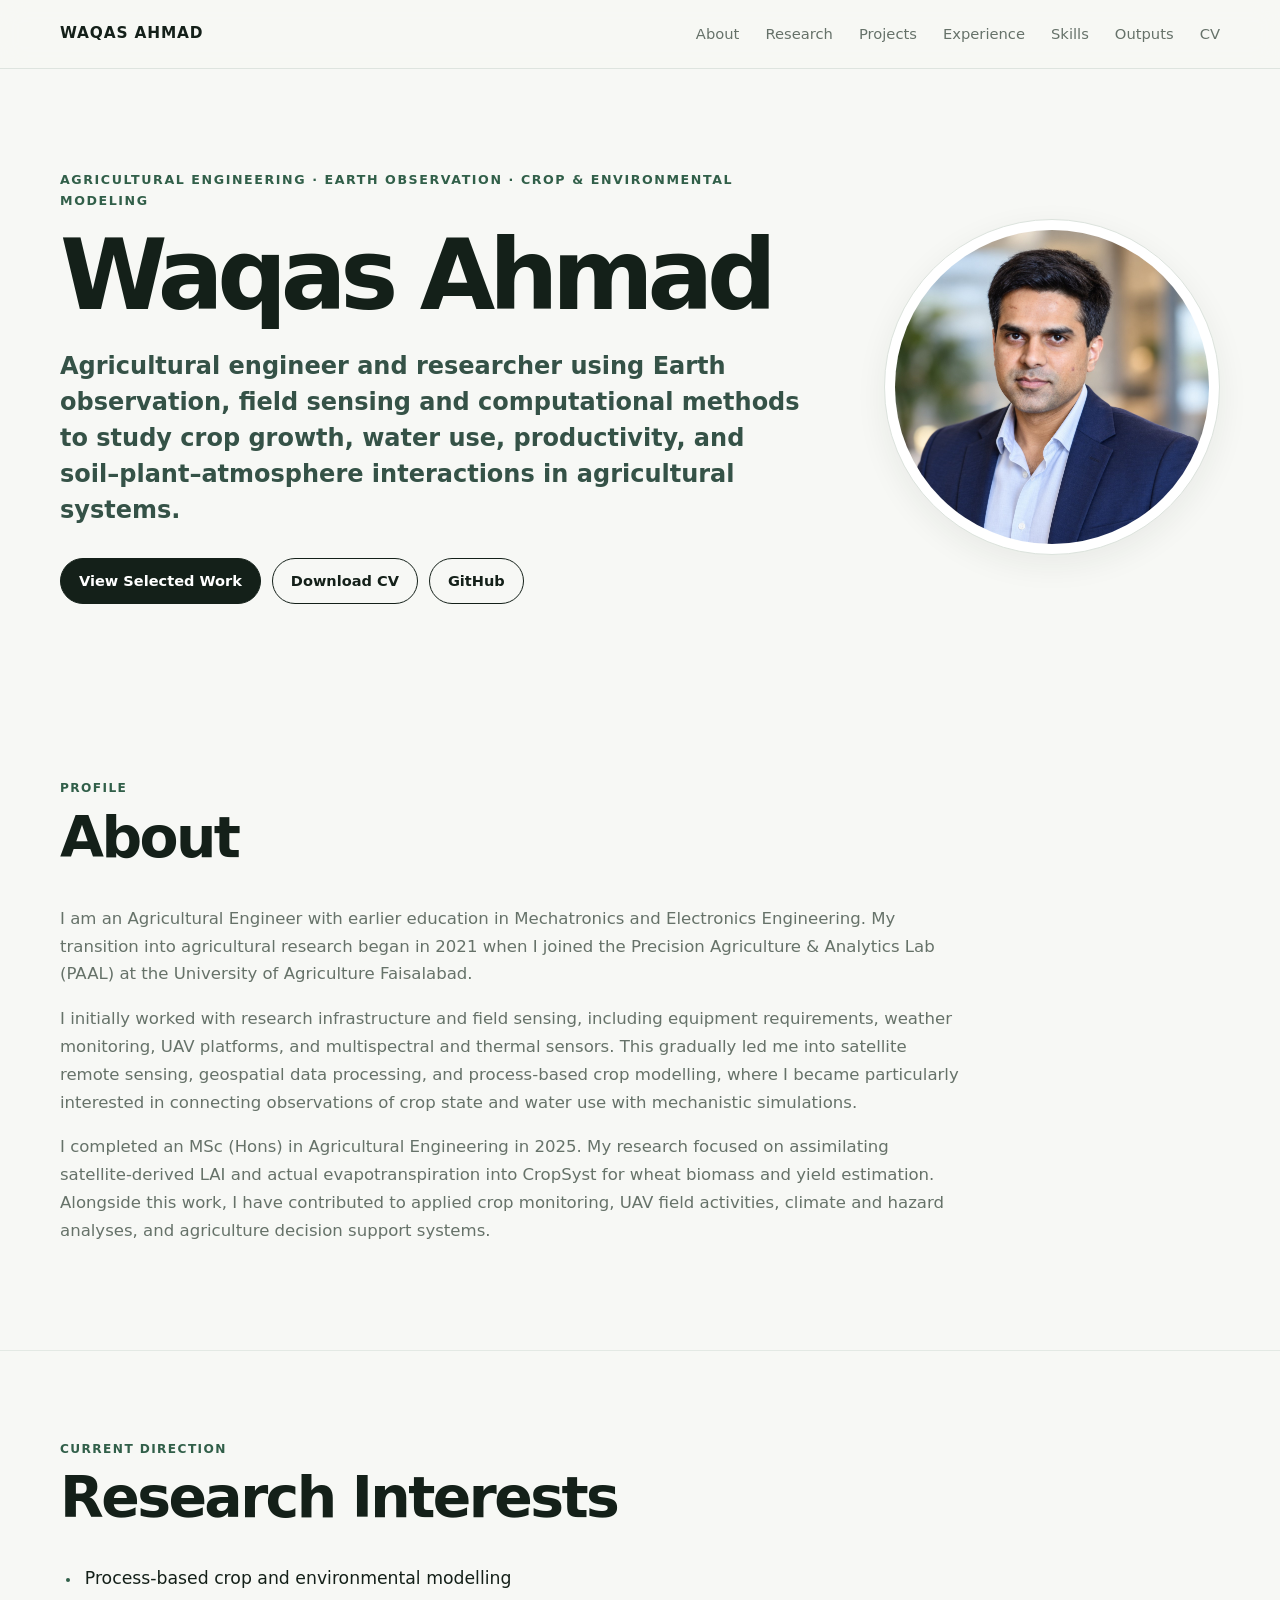
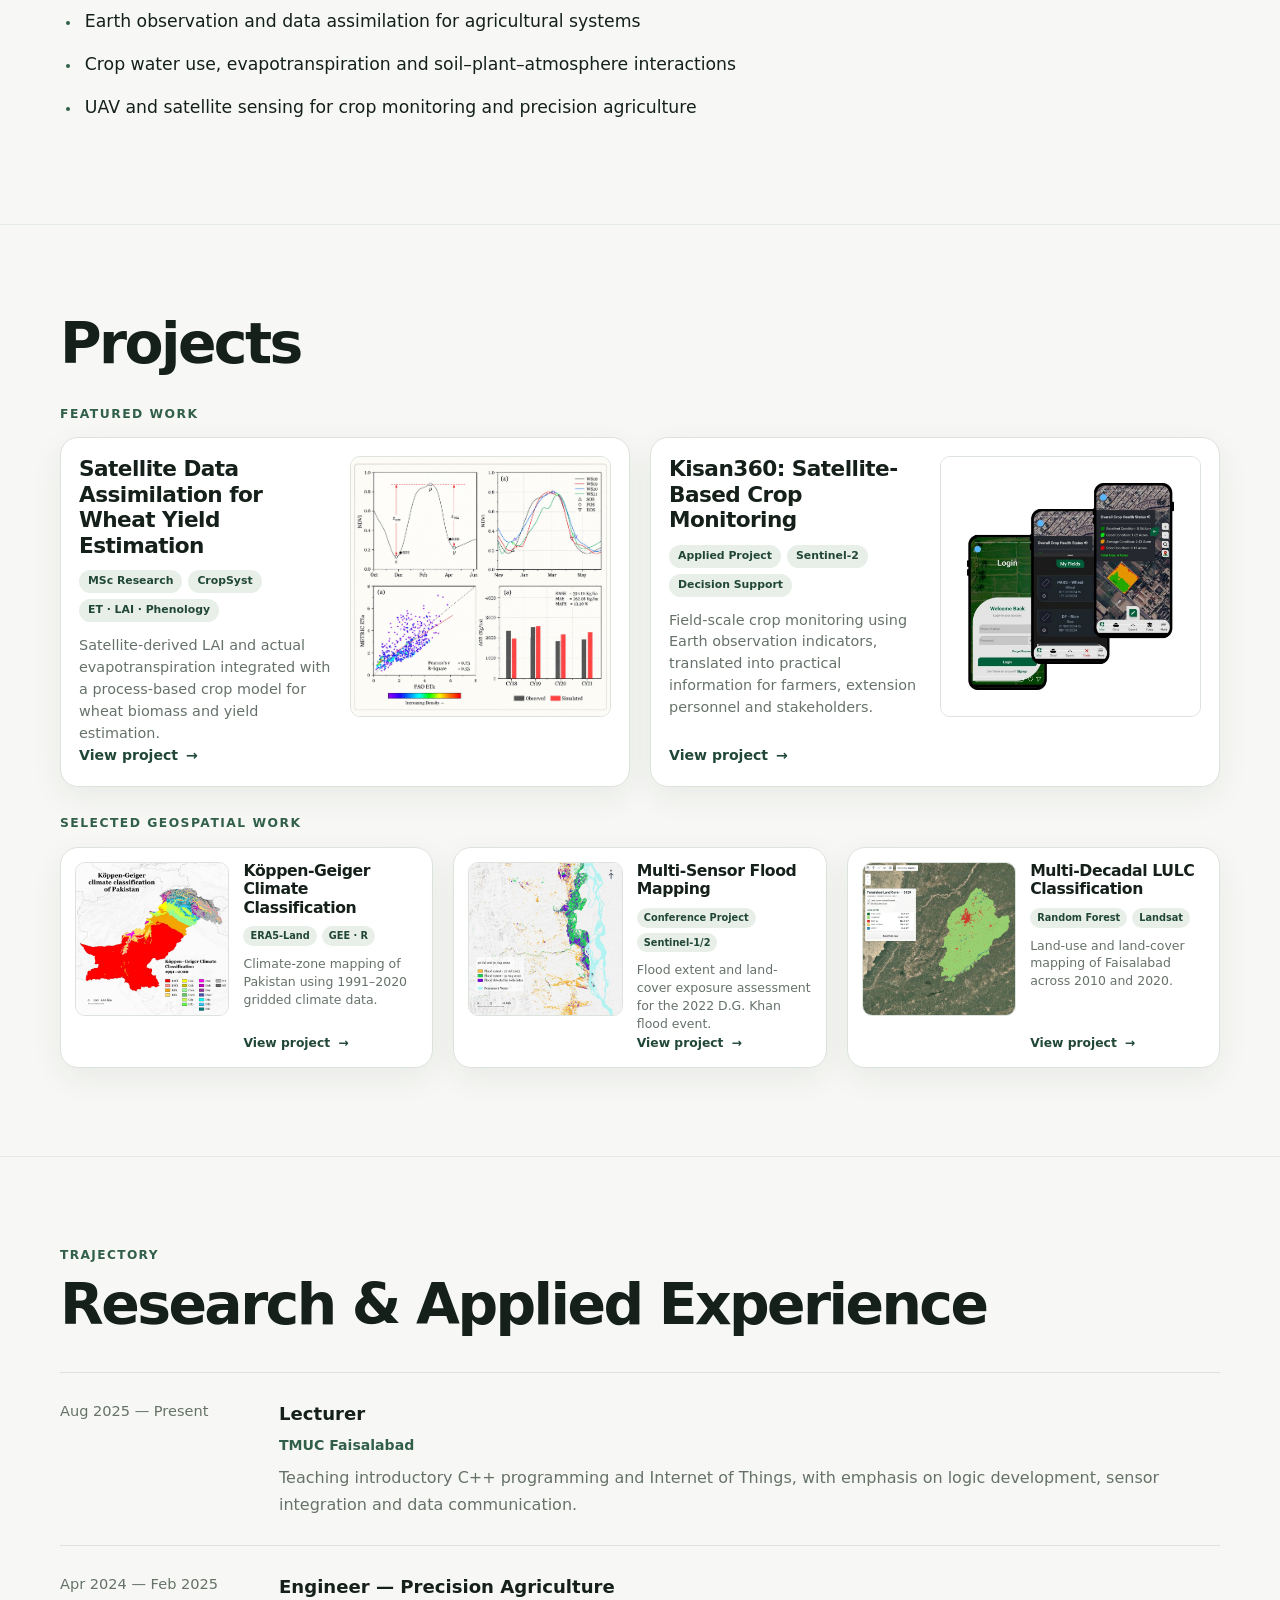
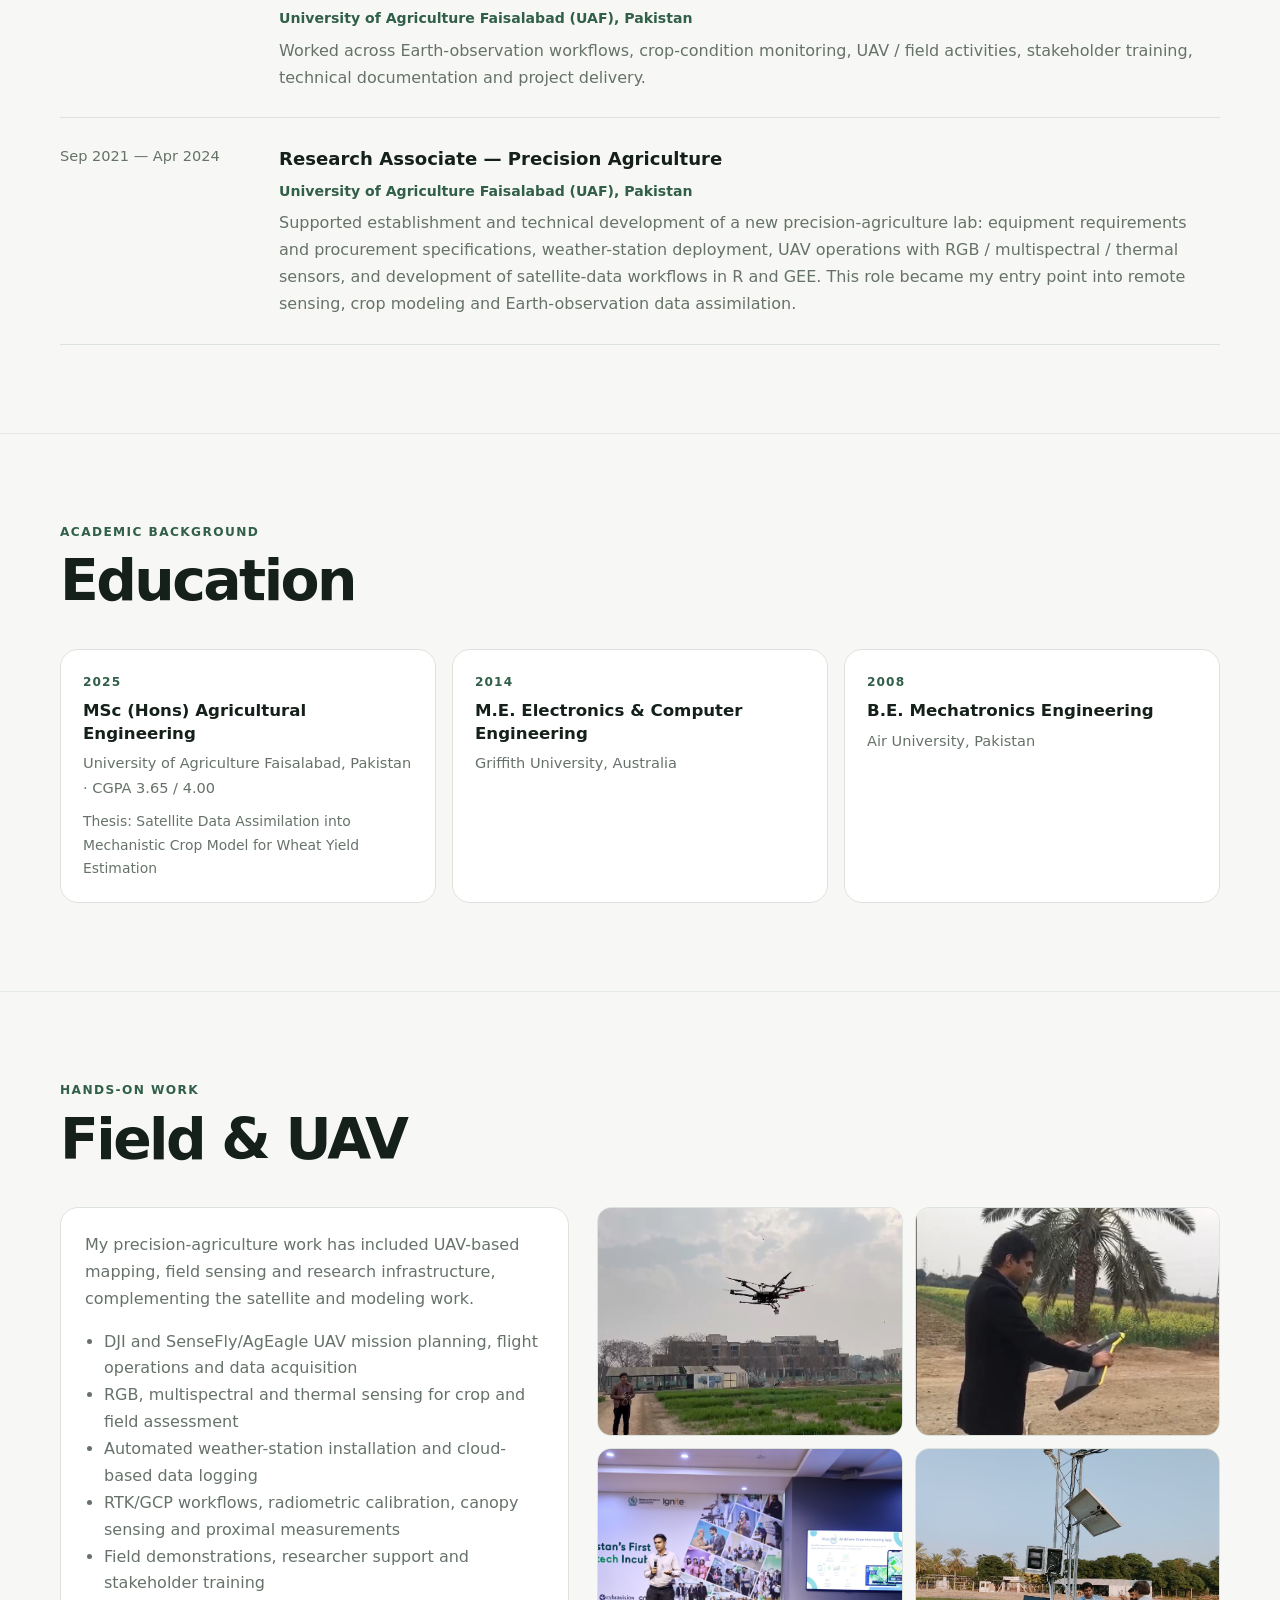
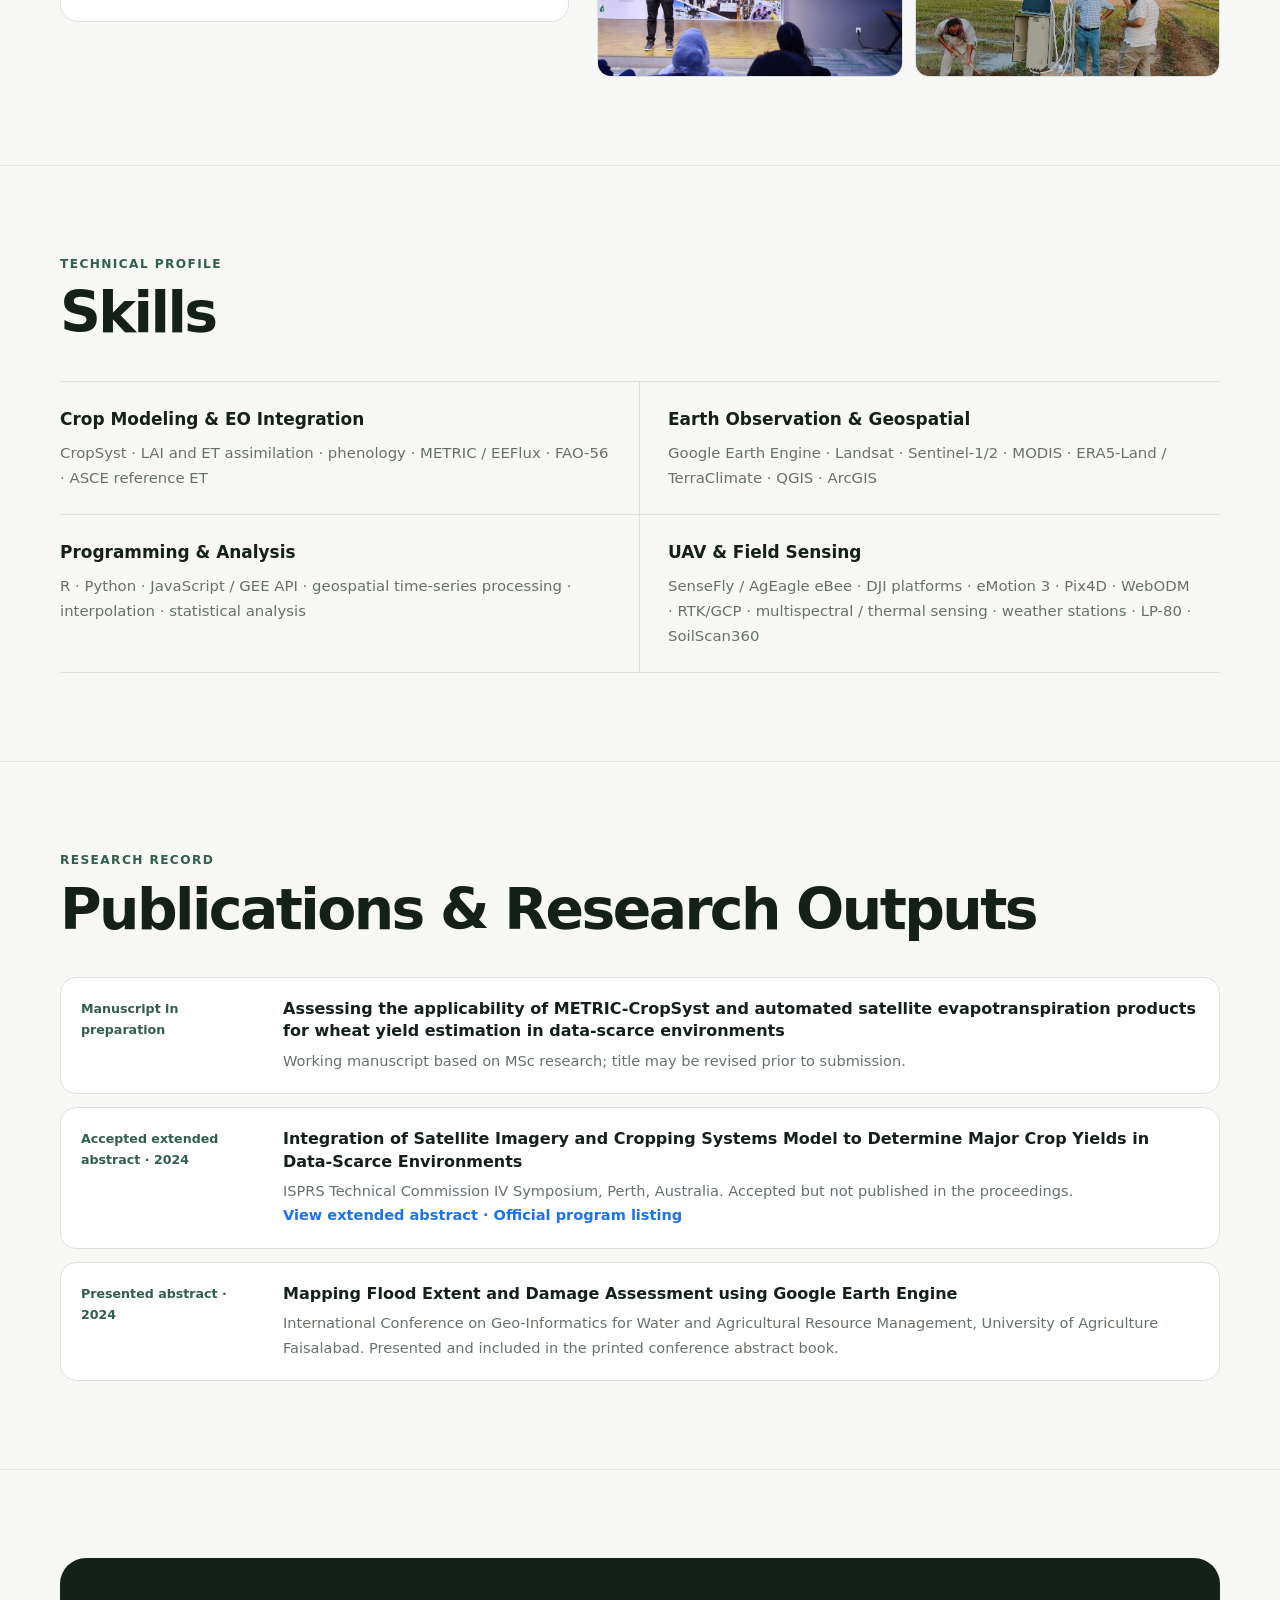
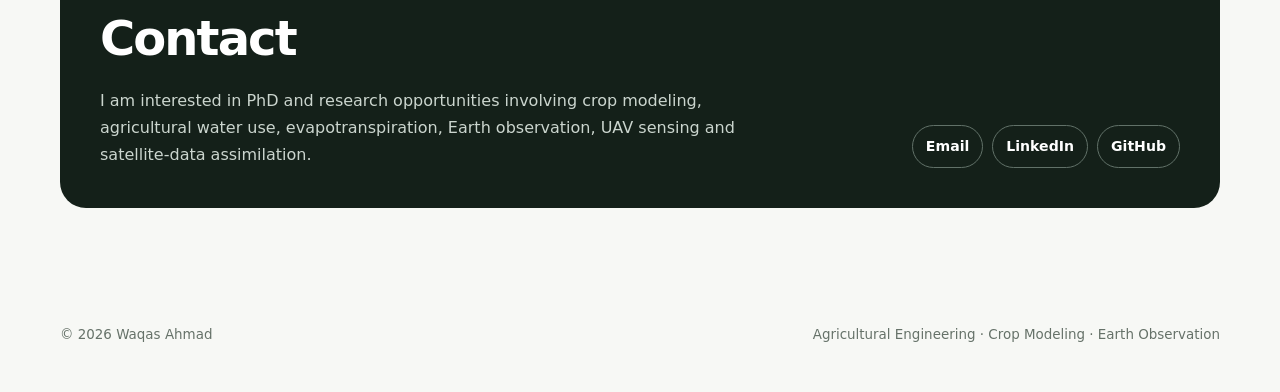
<file: index.html>
<!doctype html>
<html lang="en">
<head>
<meta charset="utf-8">
<meta name="viewport" content="width=device-width, initial-scale=1">
<meta name="description" content="Waqas Ahmad — agricultural engineer working with crop modeling, Earth observation, UAV sensing and geospatial analysis.">
<title>Waqas Ahmad | Agricultural Engineering · Crop Modeling · Earth Observation</title>
<link rel="stylesheet" href="styles.css">
</head>
<body>

<header class="site-header">
  <div class="container navbar">
    <a class="brand" href="index.html">WAQAS AHMAD</a>
    <button class="menu-btn" aria-label="Toggle navigation">☰</button>
    <nav class="nav">
      <a href="index.html#about">About</a>
      <a href="index.html#research">Research</a>
      <a href="index.html#projects">Projects</a>
      <a href="index.html#experience">Experience</a>
      <a href="index.html#skills">Skills</a>
      <a href="index.html#outputs">Outputs</a>
      <a href="assets/Waqas_Ahmad_CV.pdf">CV</a>
    </nav>
  </div>
</header>
<main id="top">

<section class="hero">
  <div class="container hero-grid">
    <div>
      <div class="eyebrow">Agricultural Engineering · Earth Observation · Crop & Environmental Modeling</div>
      <h1>Waqas Ahmad</h1>
      <p class="hero-intro">
        Agricultural engineer and researcher using Earth observation, field sensing and computational methods to study crop growth, water use, productivity, and soil–plant–atmosphere interactions in agricultural systems.
      </p>
      <div class="actions">
        <a class="button primary" href="#projects">View Selected Work</a>
        <a class="button" href="assets/Waqas_Ahmad_CV.pdf">Download CV</a>
        <!-- Replace # with your GitHub profile -->
        <a class="button" href="#" target="_blank" rel="noreferrer">GitHub</a>
      </div>
    </div>
    <div class="portrait">
      <img src="assets/images/profile.jpg" alt="Professional portrait of Waqas Ahmad">
    </div>
  </div>
</section>

<section class="section" id="about">
  <div class="container">
    <div class="section-kicker">Profile</div>
    <h2 class="section-heading">About</h2>
    <div class="prose">
      <p>
        I am an Agricultural Engineer with earlier education in Mechatronics and Electronics Engineering. My transition into agricultural research began in 2021
        when I joined the Precision Agriculture &amp; Analytics Lab (PAAL) at the University of Agriculture Faisalabad.
      </p>
      <p>
        I initially worked with research infrastructure and field sensing, including equipment requirements, weather monitoring, UAV platforms, and multispectral 
	and thermal sensors. This gradually led me into satellite remote sensing, geospatial data processing, and process-based crop modelling, where I became particularly 
	interested in connecting observations of crop state and water use with mechanistic simulations.
      </p>
      <p>
        I completed an MSc (Hons) in Agricultural Engineering in 2025. My research focused on assimilating satellite-derived LAI and actual evapotranspiration into CropSyst 
	for wheat biomass and yield estimation. Alongside this work, I have contributed to applied crop monitoring, UAV field activities, climate and hazard analyses, and 
	agriculture decision support systems.
      </p>
    </div>
  </div>
</section>

<section class="section" id="research">
  <div class="container">
    <div class="section-kicker">Current direction</div>
    <h2 class="section-heading">Research Interests</h2>

    <ul class="research-interest-list">
      <li>Process-based crop and environmental modelling</li>
      <li>Earth observation and data assimilation for agricultural systems</li>
      <li>Crop water use, evapotranspiration and soil–plant–atmosphere interactions</li>
      <li>UAV and satellite sensing for crop monitoring and precision agriculture</li>
    </ul>
  </div>
</section>

<section class="section home-projects" id="projects">
  <div class="container">
    <h2 class="section-heading">Projects</h2>

    <div class="project-block-title">Featured Work</div>

    <div class="projects-grid projects-grid--featured">

      <article class="project-card project-card--featured">
        <div class="project-content project-content--featured">
          <div>
            <h3>Satellite Data Assimilation for Wheat Yield Estimation</h3>
            <div class="project-tags">
              <span>MSc Research</span>
              <span>CropSyst</span>
              <span>ET · LAI · Phenology</span>
            </div>
            <p>
              Satellite-derived LAI and actual evapotranspiration integrated with a
              process-based crop model for wheat biomass and yield estimation.
            </p>
          </div>
          <a class="project-link" href="projects/wheat-yield.html">View project <span>→</span></a>
        </div>

        <div class="project-media project-media--featured">
          <img
            src="assets/images/project-thumbnail-wheat.jpg"
            alt="Homepage thumbnail for the wheat yield project showing phenology, NDVI, evapotranspiration and yield-model outputs">
        </div>
      </article>

      <article class="project-card project-card--featured">
        <div class="project-content project-content--featured">
          <div>
            <h3>Kisan360: Satellite-Based Crop Monitoring</h3>
            <div class="project-tags">
              <span>Applied Project</span>
              <span>Sentinel-2</span>
              <span>Decision Support</span>
            </div>
            <p>
              Field-scale crop monitoring using Earth observation indicators,
              translated into practical information for farmers, extension personnel
              and stakeholders.
            </p>
          </div>
          <a class="project-link" href="projects/kisan360.html">View project <span>→</span></a>
        </div>

        <div class="project-media project-media--featured">
          <img
            src="assets/images/project-thumbnail-kisan.jpg"
            alt="Homepage thumbnail showing the Kisan360 app">
        </div>
      </article>

    </div>

    <div class="project-block-title selected-work-title">Selected Geospatial Work</div>

    <div class="projects-grid projects-grid--secondary">

      <article class="project-card project-card--compact">
        <div class="project-media project-media--compact">
          <img
            src="assets/images/project-thumbnail-koppen.jpg"
            alt="Homepage thumbnail showing the Köppen-Geiger climate classification of Pakistan">
        </div>

        <div class="project-content project-content--compact">
          <div>
            <h3>Köppen-Geiger Climate Classification</h3>
            <div class="project-tags">
              <span>ERA5-Land</span>
              <span>GEE · R</span>
            </div>
            <p>Climate-zone mapping of Pakistan using 1991–2020 gridded climate data.</p>
          </div>
          <a class="project-link" href="projects/koppen-geiger.html">View project <span>→</span></a>
        </div>
      </article>

      <article class="project-card project-card--compact">
        <div class="project-media project-media--compact">
          <img
            src="assets/images/project-thumbnail-flood.jpg"
            alt="Homepage thumbnail showing Sentinel-1 flood mapping for the 2022 D.G. Khan flood event">
        </div>

        <div class="project-content project-content--compact">
          <div>
            <h3>Multi-Sensor Flood Mapping</h3>
            <div class="project-tags">
              <span>Conference Project</span>
              <span>Sentinel-1/2</span>
            </div>
            <p>Flood extent and land-cover exposure assessment for the 2022 D.G. Khan flood event.</p>
          </div>
          <a class="project-link" href="projects/flood-mapping.html">View project <span>→</span></a>
        </div>
      </article>

      <article class="project-card project-card--compact">
        <div class="project-media project-media--compact">
          <img
            src="assets/images/project-thumbnail-lulc.jpg"
            alt="Homepage thumbnail showing the Faisalabad land-use and land-cover classification">
        </div>

        <div class="project-content project-content--compact">
          <div>
            <h3>Multi-Decadal LULC Classification</h3>
            <div class="project-tags">
              <span>Random Forest</span>
              <span>Landsat</span>
            </div>
            <p>Land-use and land-cover mapping of Faisalabad across 2010 and 2020.</p>
          </div>
          <a class="project-link" href="projects/lulc-classification.html">View project <span>→</span></a>
        </div>
      </article>

    </div>
  </div>
</section>

<section class="section" id="experience">
  <div class="container">
    <div class="section-kicker">Trajectory</div>
    <h2 class="section-heading">Research &amp; Applied Experience</h2>
    <div class="timeline">
      <div class="role">
        <div class="role-date">Aug 2025 — Present</div>
        <div>
          <h3>Lecturer</h3>
          <div class="affiliation">TMUC Faisalabad</div>
          <p>Teaching introductory C++ programming and Internet of Things, with emphasis on logic development, sensor integration and data communication.</p>
        </div>
      </div>
      <div class="role">
        <div class="role-date">Apr 2024 — Feb 2025</div>
        <div>
          <h3>Engineer — Precision Agriculture</h3>
          <div class="affiliation">University of Agriculture Faisalabad (UAF), Pakistan</div>
          <p>Worked across Earth-observation workflows, crop-condition monitoring, UAV / field activities, stakeholder training, technical documentation and project delivery.</p>
        </div>
      </div>
      <div class="role">
        <div class="role-date">Sep 2021 — Apr 2024</div>
        <div>
          <h3>Research Associate — Precision Agriculture</h3>
          <div class="affiliation">University of Agriculture Faisalabad (UAF), Pakistan</div>
          <p>
            Supported establishment and technical development of a new precision-agriculture lab: equipment requirements and procurement specifications,
            weather-station deployment, UAV operations with RGB / multispectral / thermal sensors, and development of satellite-data workflows in R and GEE.
            This role became my entry point into remote sensing, crop modeling and Earth-observation data assimilation.
          </p>
        </div>
      </div>
    </div>
  </div>
</section>

<section class="section" id="education">
  <div class="container">
    <div class="section-kicker">Academic background</div>
    <h2 class="section-heading">Education</h2>
    <div class="edu-grid">
      <article class="edu">
        <div class="year">2025</div>
        <h3>MSc (Hons) Agricultural Engineering</h3>
        <p>University of Agriculture Faisalabad, Pakistan · CGPA 3.65 / 4.00</p>
        <p class="detail">Thesis: Satellite Data Assimilation into Mechanistic Crop Model for Wheat Yield Estimation</p>
      </article>
      <article class="edu">
        <div class="year">2014</div>
        <h3>M.E. Electronics &amp; Computer Engineering</h3>
        <p>Griffith University, Australia</p>
      </article>
      <article class="edu">
        <div class="year">2008</div>
        <h3>B.E. Mechatronics Engineering</h3>
        <p>Air University, Pakistan</p>
      </article>
    </div>
  </div>
</section>

<section class="section" id="field">
  <div class="container">
    <div class="section-kicker">Hands-on work</div>
    <h2 class="section-heading">Field &amp; UAV</h2>
    <div class="field-grid">
      <div class="field-copy">
        <p>
          My precision-agriculture work has included UAV-based mapping, field sensing and research infrastructure,
          complementing the satellite and modeling work.
        </p>
        <ul>
          <li>DJI and SenseFly/AgEagle UAV mission planning, flight operations and data acquisition</li>
	  <li>RGB, multispectral and thermal sensing for crop and field assessment</li>
  	  <li>Automated weather-station installation and cloud-based data logging</li>
	  <li>RTK/GCP workflows, radiometric calibration, canopy sensing and proximal measurements</li>
	  <li>Field demonstrations, researcher support and stakeholder training</li>
        </ul>
      </div>
      <div class="field-gallery">
        <div class="field-photo">
          <img src="assets/images/field-uav-operation.jpg" alt="Waqas Ahmad preparing or operating a SenseFly eBee UAV during agricultural field work" data-fallback>
          <span class="fallback-copy"></span>
        </div>
        <div class="field-photo">
          <img src="assets/images/field-multispectral.jpg" alt="Agricultural UAV field campaign using multispectral or thermal sensing equipment" data-fallback>
          <span class="fallback-copy"></span>
        </div>
        <div class="field-photo">
          <img src="assets/images/field-sensors.jpg" alt="Field measurement activity using crop canopy, soil or weather sensing equipment" data-fallback>
          <span class="fallback-copy"></span>
        </div>
        <div class="field-photo">
          <img src="assets/images/field-training.jpg" alt="Precision-agriculture field demonstration or stakeholder training activity" data-fallback>
          <span class="fallback-copy"></span>
        </div>
      </div>
    </div>
  </div>
</section>

<section class="section" id="skills">
  <div class="container">
    <div class="section-kicker">Technical profile</div>
    <h2 class="section-heading">Skills</h2>
    <div class="skills">
      <div class="skill"><h3>Crop Modeling &amp; EO Integration</h3><p>CropSyst · LAI and ET assimilation · phenology · METRIC / EEFlux · FAO-56 · ASCE reference ET</p></div>
      <div class="skill"><h3>Earth Observation &amp; Geospatial</h3><p>Google Earth Engine · Landsat · Sentinel-1/2 · MODIS · ERA5-Land / TerraClimate · QGIS · ArcGIS</p></div>
      <div class="skill"><h3>Programming &amp; Analysis</h3><p>R · Python · JavaScript / GEE API · geospatial time-series processing · interpolation · statistical analysis</p></div>
      <div class="skill"><h3>UAV &amp; Field Sensing</h3><p>SenseFly / AgEagle eBee · DJI platforms · eMotion 3 · Pix4D · WebODM · RTK/GCP · multispectral / thermal sensing · weather stations · LP-80 · SoilScan360</p></div>
    </div>
  </div>
</section>

<section class="section" id="outputs">
  <div class="container">
    <div class="section-kicker">Research record</div>
    <h2 class="section-heading">Publications &amp; Research Outputs</h2>
    <div class="outputs">
      <article class="output">
        <div class="output-status">Manuscript in preparation</div>
        <div>
          <h3>Assessing the applicability of METRIC-CropSyst and automated satellite evapotranspiration products for wheat yield estimation in data-scarce environments</h3>
          <p>Working manuscript based on MSc research; title may be revised prior to submission.</p>
        </div>
      </article>
      <article class="output">
  	<div class="output-status">Accepted extended abstract · 2024</div>
  	<div>
   	<h3>Integration of Satellite Imagery and Cropping Systems Model to Determine Major Crop Yields in Data-Scarce Environments</h3>
    	<p>
      	ISPRS Technical Commission IV Symposium, Perth, Australia.
      	Accepted but not published in the proceedings.
    	</p>
	<p class="output-links" style="font-weight:600; color:#1a73e8;">
      	<a href="assets/writing/ISPRS Extended Abstract METRIC-CropSyst.pdf"
         target="_blank" rel="noreferrer">
        View extended abstract
      	</a>
      ·
      	<a href="https://www.isprs.org/tc4-symposium2024/assets/files/ISPRS%20Technical%20Commission%20IV%20Symposium%202024%20programme.pdf#page=42"
         target="_blank" rel="noreferrer">
        Official program listing
      </a>
    </p>
  </div>
</article>
      <article class="output">
        <div class="output-status">Presented abstract · 2024</div>
        <div>
          <h3>Mapping Flood Extent and Damage Assessment using Google Earth Engine</h3>
          <p>International Conference on Geo-Informatics for Water and Agricultural Resource Management, University of Agriculture Faisalabad. Presented and included in the printed conference abstract book.</p>
        </div>
      </article>
    </div>
  </div>
</section>

<section class="section">
  <div class="container">
    <div class="contact">
      <div>
        <h2>Contact</h2>
        <p>I am interested in PhD and research opportunities involving crop modeling, agricultural water use, evapotranspiration, Earth observation, UAV sensing and satellite-data assimilation.</p>
      </div>
      <div class="contact-links">
        <a href="mailto:vakasahmad@gmail.com">Email</a>
        <!-- Replace # with your actual profiles -->
        <a href="#" target="_blank" rel="noreferrer">LinkedIn</a>
        <a href="#" target="_blank" rel="noreferrer">GitHub</a>
      </div>
    </div>
  </div>
</section>

</main>

<footer class="footer">
  <div class="container footer-row">
    <span>© 2026 Waqas Ahmad</span>
    <span>Agricultural Engineering · Crop Modeling · Earth Observation</span>
  </div>
</footer>
<script src="script.js"></script>
</body>
</html>
</file>
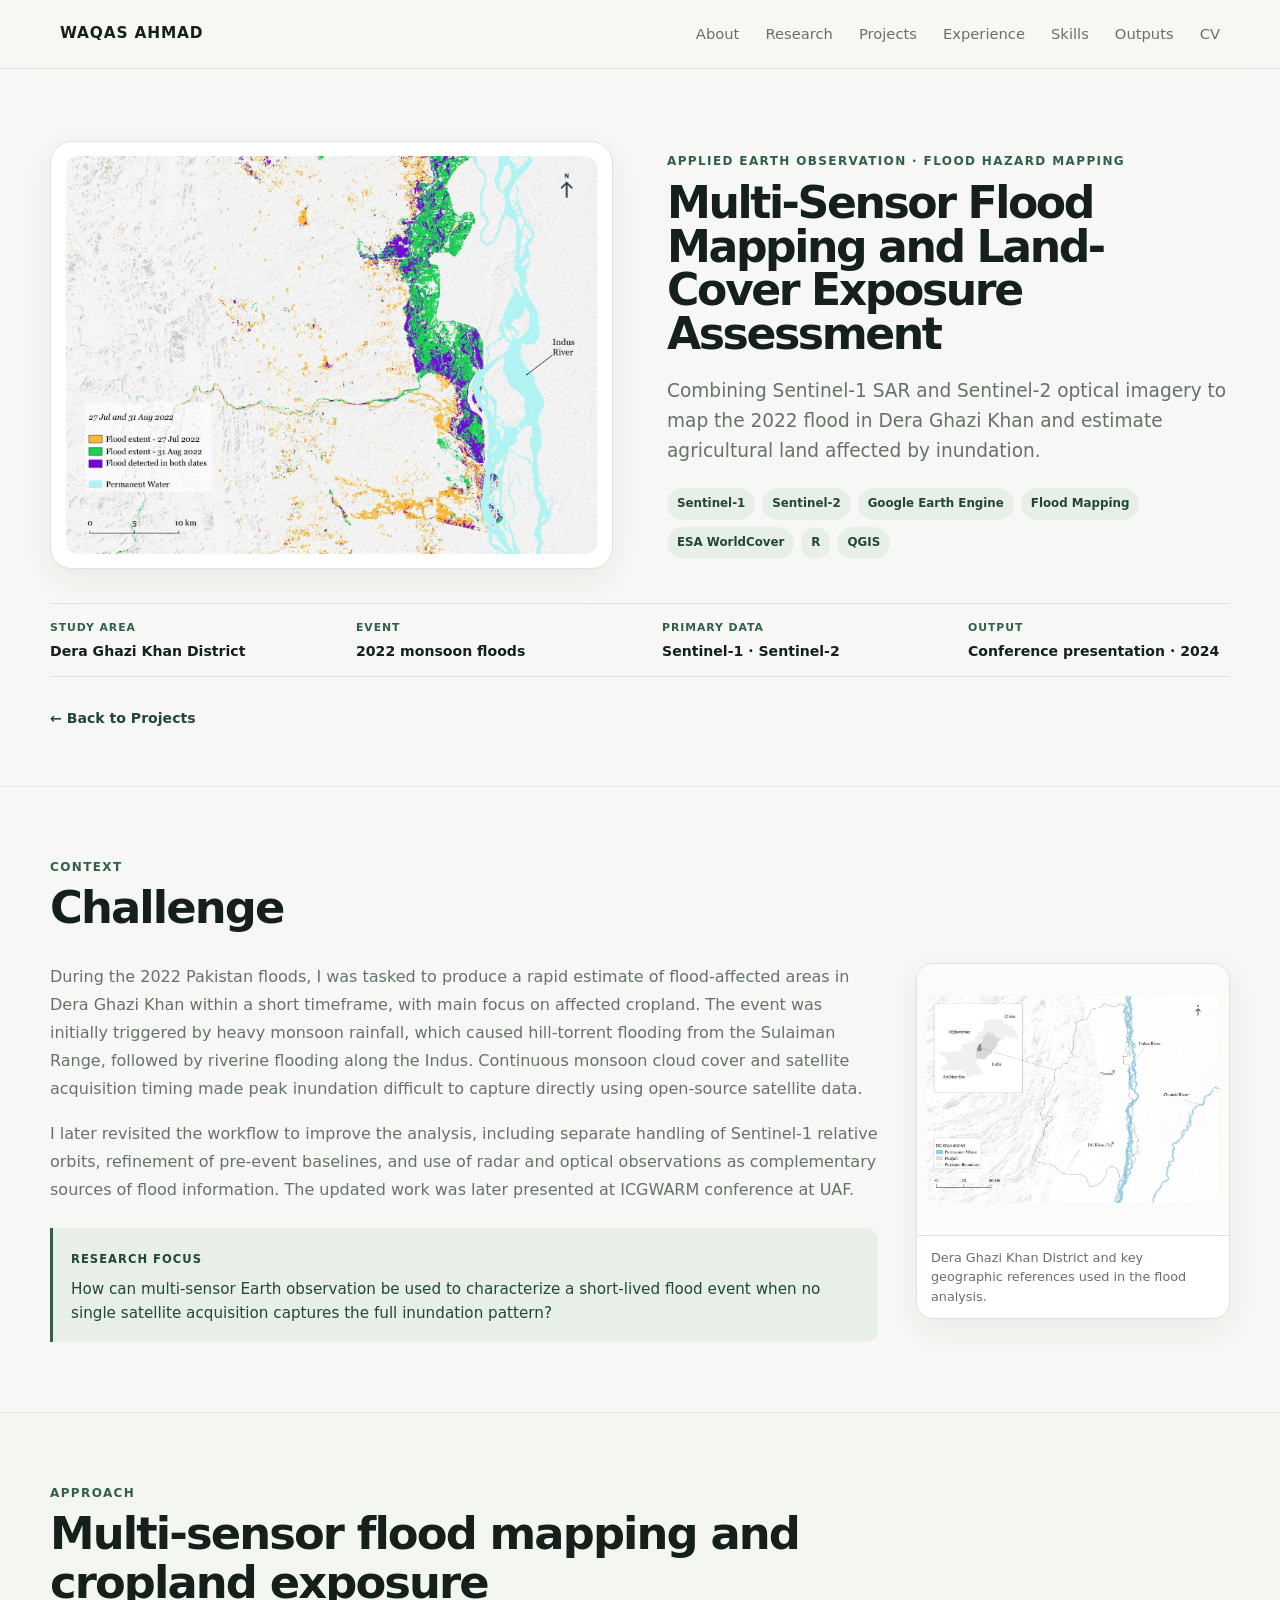
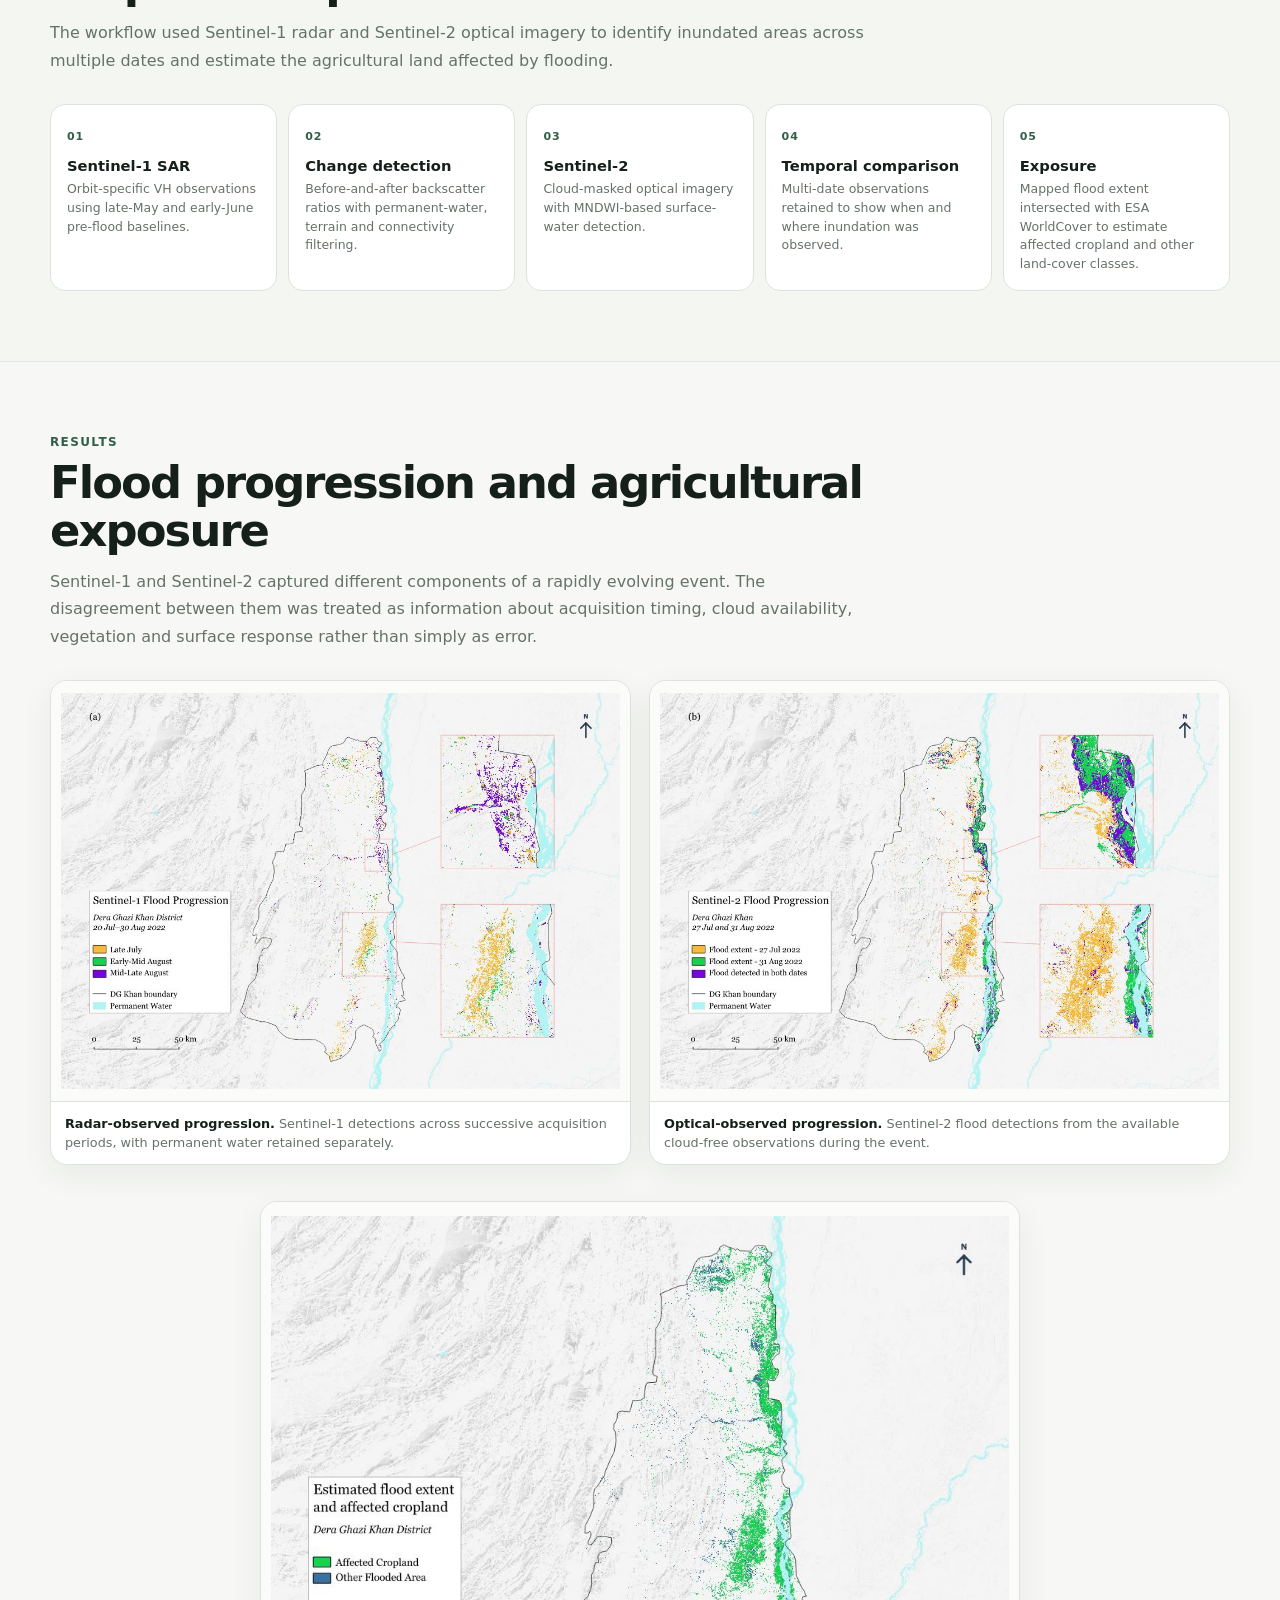
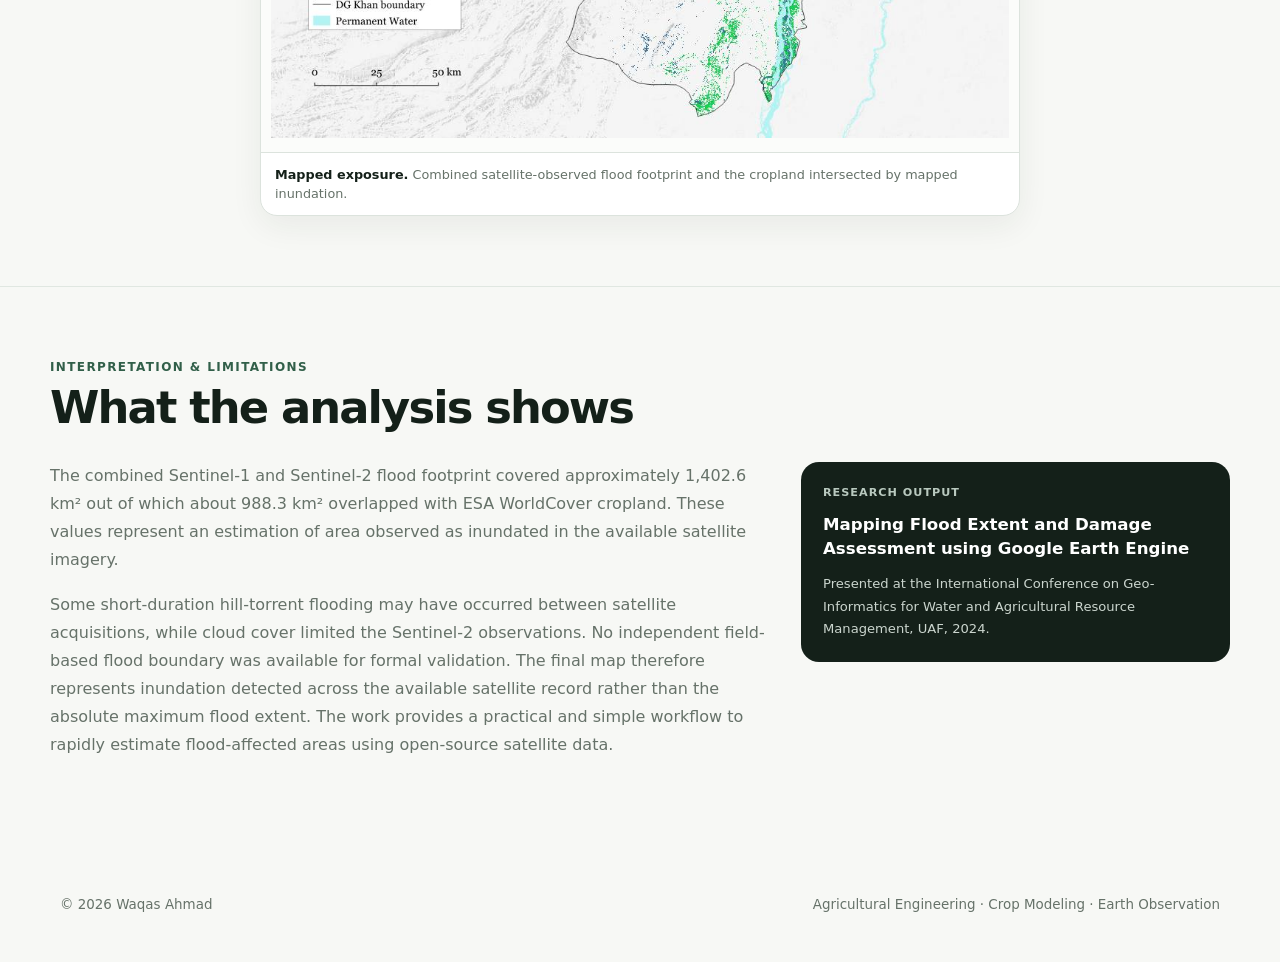
<file: projects/flood-mapping.html>
<!doctype html>
<html lang="en">
<head>
<meta charset="utf-8">
<meta name="viewport" content="width=device-width, initial-scale=1">
<meta name="description" content="Multi-Sensor Flood Mapping and Land-Cover Exposure Assessment — project by Waqas Ahmad.">
<title>Multi-Sensor Flood Mapping and Land-Cover Exposure Assessment | Waqas Ahmad</title>
<link rel="stylesheet" href="../styles.css">
<link rel="stylesheet" href="../project-template.css">
</head>
<body class="research-project">

<header class="site-header">
  <div class="container navbar">
    <a class="brand" href="../index.html">WAQAS AHMAD</a>
    <button class="menu-btn" aria-label="Toggle navigation">☰</button>
    <nav class="nav">
      <a href="../index.html#about">About</a>
      <a href="../index.html#research">Research</a>
      <a href="../index.html#projects">Projects</a>
      <a href="../index.html#experience">Experience</a>
      <a href="../index.html#skills">Skills</a>
      <a href="../index.html#outputs">Outputs</a>
      <a href="../assets/Waqas_Ahmad_CV.pdf">CV</a>
    </nav>
  </div>
</header>

<main>
  <section class="rp-hero">
    <div class="container rp-hero-shell">
      <div class="rp-hero-grid">
        <div class="rp-hero-visual">
          <img src="../assets/images/flood-mapping/flood-hero-image.jpg" alt="Sentinel-2 flood progression map for Dera Ghazi Khan during the 2022 Pakistan floods">
        </div>

        <div class="rp-hero-copy">
          <div class="rp-kicker">Applied Earth Observation · Flood Hazard Mapping</div>
          <h1>Multi-Sensor Flood Mapping and Land-Cover Exposure Assessment</h1>
          <p class="rp-deck">
            Combining Sentinel-1 SAR and Sentinel-2 optical imagery to map the 2022 flood in Dera Ghazi Khan and estimate agricultural land affected by inundation.
          </p>

          <div class="rp-tags" aria-label="Project keywords">
            <span>Sentinel-1</span>
            <span>Sentinel-2</span>
            <span>Google Earth Engine</span>
            <span>Flood Mapping</span>
            <span>ESA WorldCover</span>
            <span>R</span>
            <span>QGIS</span>
          </div>
        </div>
      </div>

      <div class="rp-meta-strip" aria-label="Project metadata">
        <div class="rp-meta-item"><span>Study area</span><strong>Dera Ghazi Khan District</strong></div>
        <div class="rp-meta-item"><span>Event</span><strong>2022 monsoon floods</strong></div>
        <div class="rp-meta-item"><span>Primary data</span><strong>Sentinel-1 · Sentinel-2</strong></div>
        <div class="rp-meta-item"><span>Output</span><strong>Conference presentation · 2024</strong></div>
      </div>

      <a class="rp-back" href="../index.html#projects">← Back to Projects</a>
    </div>
  </section>

  <section class="rp-section">
    <div class="container rp-content">
      <div class="rp-section-heading">
        <div class="rp-kicker">Context</div>
        <h2>Challenge</h2>
      </div>

      <div class="rp-context-grid">
        <div class="rp-copy">
          <p>
            During the 2022 Pakistan floods, I was tasked to produce a rapid estimate of flood-affected areas in Dera Ghazi Khan within a short timeframe, with main focus on affected cropland. The event was initially triggered by heavy monsoon rainfall, which caused hill-torrent flooding from the Sulaiman Range, followed by riverine flooding along the Indus. Continuous monsoon cloud cover and satellite acquisition timing made peak inundation difficult to capture directly using open-source satellite data.
          </p>
          <p>
            I later revisited the workflow to improve the analysis, including separate handling of Sentinel-1 relative orbits, refinement of pre-event baselines, and use of radar and optical observations as complementary sources of flood information. The updated work was later presented at ICGWARM conference at UAF.
          </p>

          <div class="rp-question">
            <span>Research focus</span>
            <p>How can multi-sensor Earth observation be used to characterize a short-lived flood event when no single satellite acquisition captures the full inundation pattern?</p>
          </div>
        </div>

        <figure class="rp-side-figure">
          <img src="../assets/images/flood-mapping/flood-study-area.jpg" alt="Study area map of Dera Ghazi Khan District showing the Indus River and major geographic references">
          <figcaption>Dera Ghazi Khan District and key geographic references used in the flood analysis.</figcaption>
        </figure>
      </div>
    </div>
  </section>

  <section class="rp-section rp-section-soft">
    <div class="container rp-content">
      <div class="rp-section-heading">
        <div class="rp-kicker">Approach</div>
        <h2>Multi-sensor flood mapping and cropland exposure</h2>
        <p>
          The workflow used Sentinel-1 radar and Sentinel-2 optical imagery to identify inundated areas across multiple dates and estimate the agricultural land affected by flooding.
        </p>
      </div>

      <div class="rp-workflow">
        <article><span>01</span><h3>Sentinel-1 SAR</h3><p>Orbit-specific VH observations using late-May and early-June pre-flood baselines.</p></article>
        <article><span>02</span><h3>Change detection</h3><p>Before-and-after backscatter ratios with permanent-water, terrain and connectivity filtering.</p></article>
        <article><span>03</span><h3>Sentinel-2</h3><p>Cloud-masked optical imagery with MNDWI-based surface-water detection.</p></article>
        <article><span>04</span><h3>Temporal comparison</h3><p>Multi-date observations retained to show when and where inundation was observed.</p></article>
        <article><span>05</span><h3>Exposure</h3><p>Mapped flood extent intersected with ESA WorldCover to estimate affected cropland and other land-cover classes.</p></article>
      </div>
    </div>
  </section>

  <section class="rp-section">
    <div class="container rp-content">
      <div class="rp-section-heading">
        <div class="rp-kicker">Results</div>
        <h2>Flood progression and agricultural exposure</h2>
        <p>
          Sentinel-1 and Sentinel-2 captured different components of a rapidly evolving event. The disagreement between them was treated as information about acquisition timing, cloud availability, vegetation and surface response rather than simply as error.
        </p>
      </div>

      
        <div class="flood-results-top">
  	 <figure class="rp-figure-card">
    	   <img src="../assets/images/flood-mapping/flood-sentinel1-progression.jpg"
           alt="Sentinel-1 temporal flood progression in Dera Ghazi Khan District">
	  <figcaption>
      	   <strong>Radar-observed progression.</strong>
      	   Sentinel-1 detections across successive acquisition periods, with permanent water retained separately.
    	  </figcaption>
  	 </figure>

  	 <figure class="rp-figure-card">
    	   <img src="../assets/images/flood-mapping/flood-sentinel2-progression.jpg"
           alt="Sentinel-2 temporal flood progression in Dera Ghazi Khan District">
	  <figcaption>
           <strong>Optical-observed progression.</strong>
           Sentinel-2 flood detections from the available cloud-free observations during the event.
    	  </figcaption>
  	 </figure>
	</div>

	 <figure class="rp-figure-card flood-results-main">
  	   <img src="../assets/images/flood-mapping/flood-impact.jpg"
           alt="Estimated combined flood extent and affected cropland in Dera Ghazi Khan District">

  	  <figcaption>
    	    <strong>Mapped exposure.</strong>
            Combined satellite-observed flood footprint and the cropland intersected by mapped inundation.
          </figcaption>
         </figure>
      </div>
    
  </section>

  <section class="rp-section rp-section-last">
    <div class="container rp-content">
      <div class="rp-section-heading">
        <div class="rp-kicker">Interpretation &amp; limitations</div>
        <h2>What the analysis shows</h2>
      </div>

      <div class="rp-interpret-grid">
        <div class="rp-copy">
          <p>
            The combined Sentinel-1 and Sentinel-2 flood footprint covered approximately 1,402.6 km² out of which about 988.3 km² overlapped with ESA WorldCover cropland. These values represent an estimation of area observed as inundated in the available satellite imagery.
          </p>
          <p>
            Some short-duration hill-torrent flooding may have occurred between satellite acquisitions, while cloud cover limited the Sentinel-2 observations. No independent field-based flood boundary was available for formal validation. The final map therefore represents inundation detected across the available satellite record rather than the absolute maximum flood extent. The work provides a practical and simple workflow to rapidly estimate flood-affected areas using open-source satellite data.
          </p>
        </div>

        <aside class="rp-status-card">
          <span>Research output</span>
          <h3>Mapping Flood Extent and Damage Assessment using Google Earth Engine</h3>
          <p>Presented at the International Conference on Geo-Informatics for Water and Agricultural Resource Management, UAF, 2024.</p>
        </aside>
      </div>
    </div>
  </section>
</main>

<footer class="footer">
  <div class="container footer-row">
    <span>© 2026 Waqas Ahmad</span>
    <span>Agricultural Engineering · Crop Modeling · Earth Observation</span>
  </div>
</footer>
<script src="../script.js"></script>
</body>
</html>
</file>
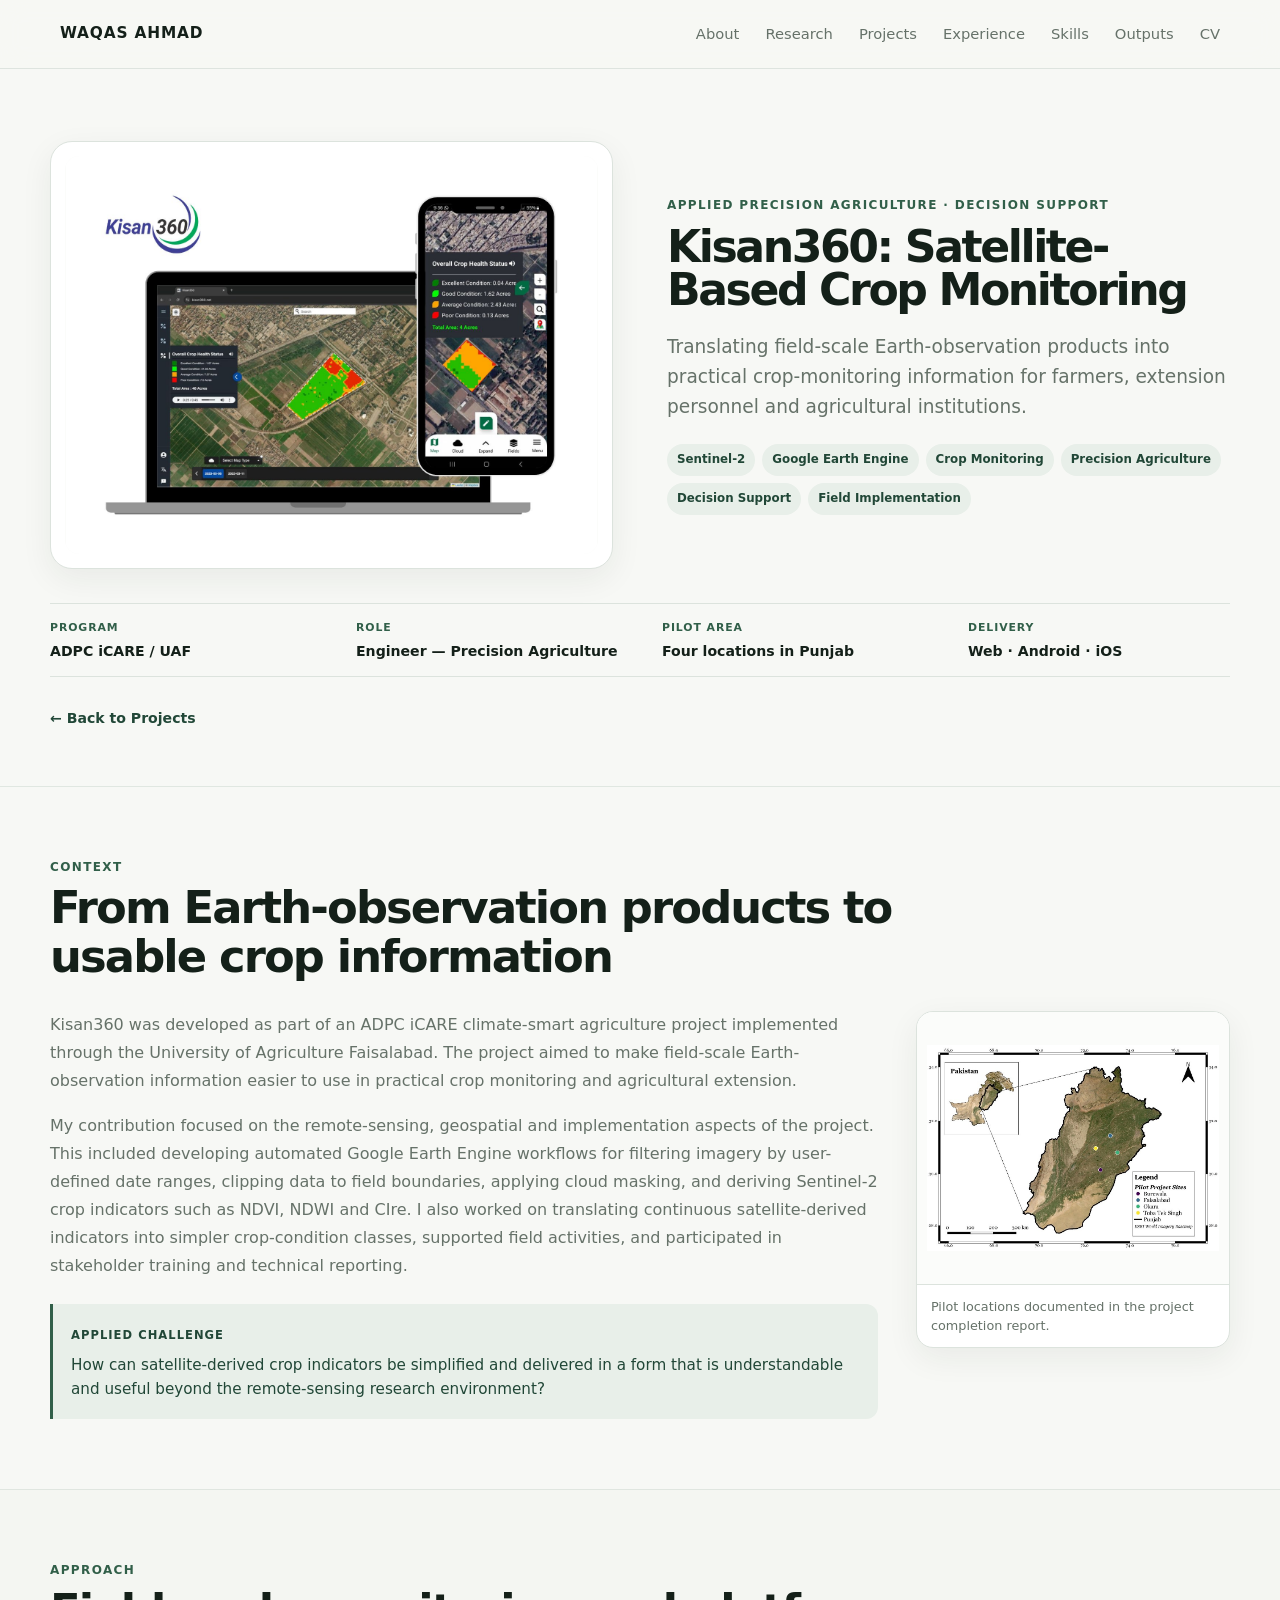
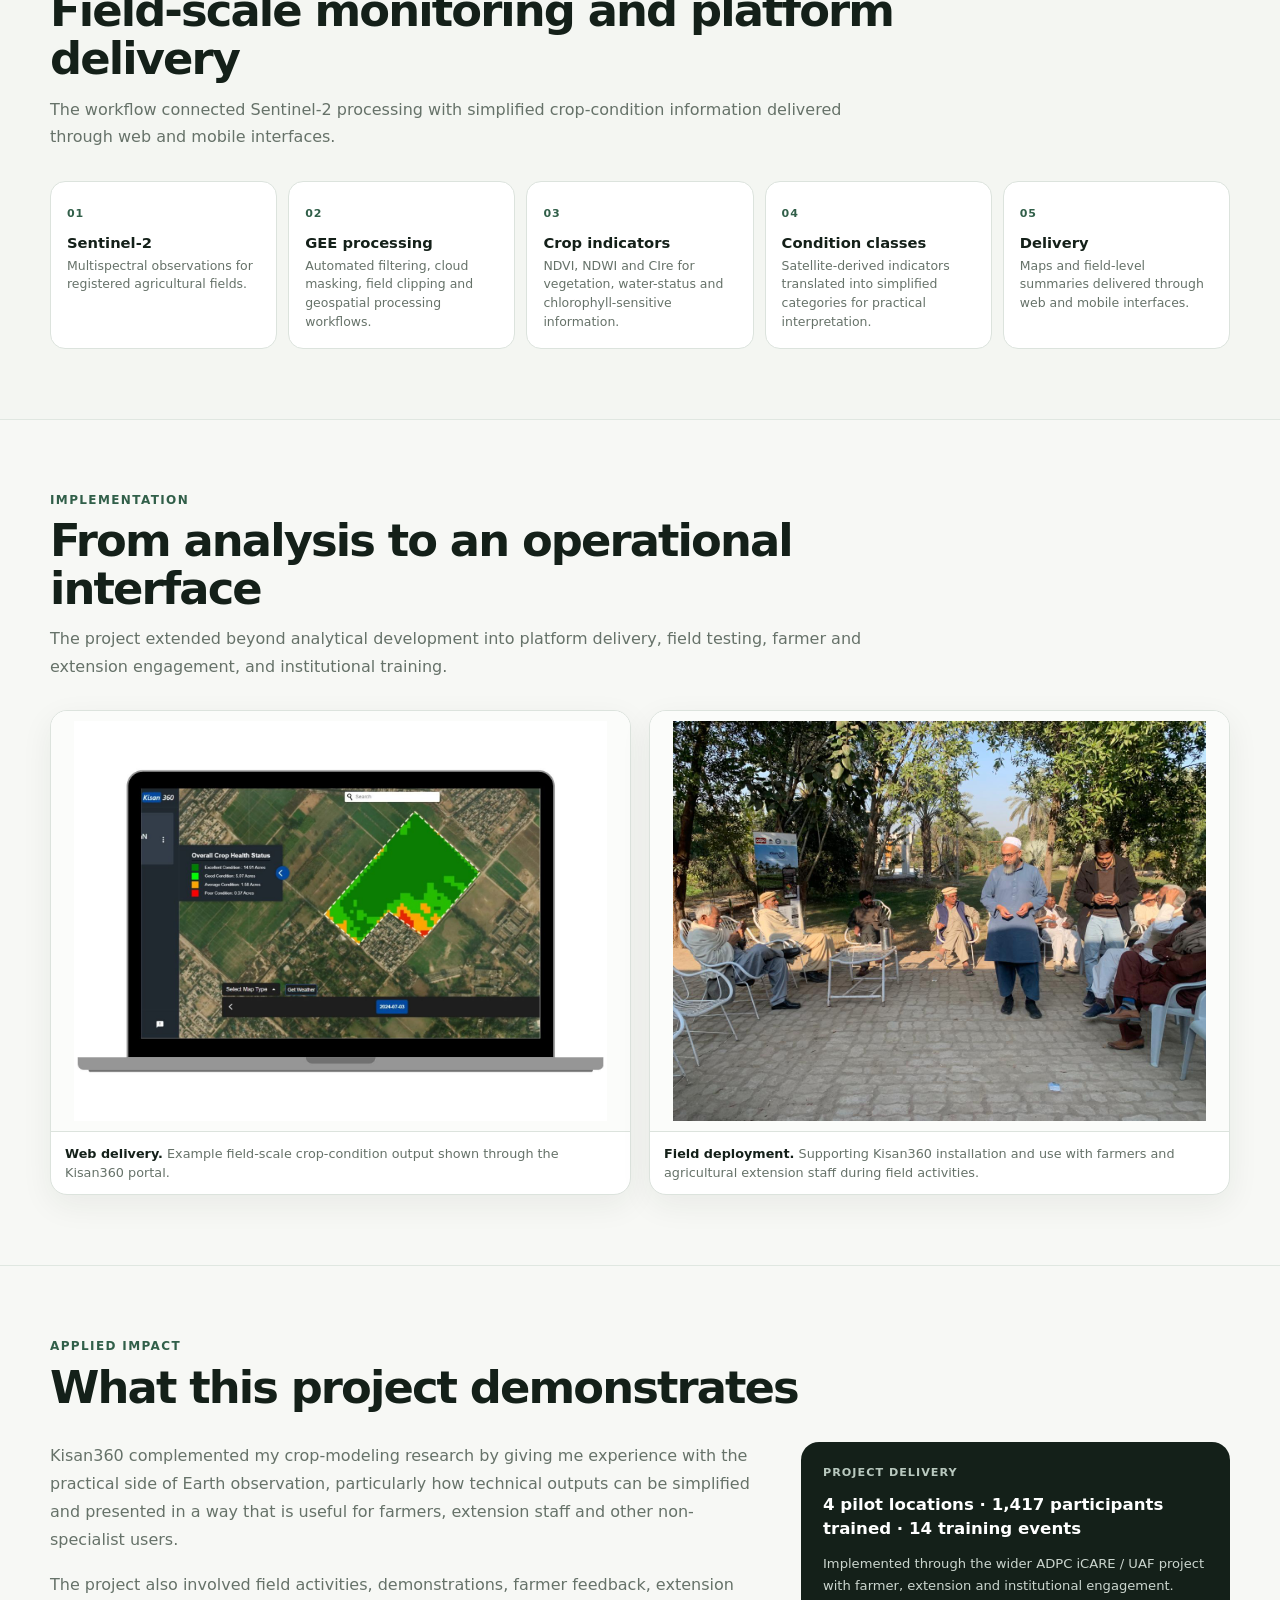
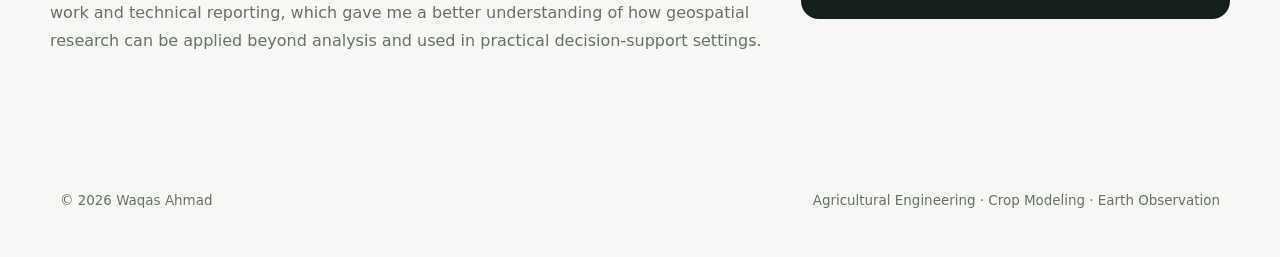
<file: projects/kisan360.html>
<!doctype html>
<html lang="en">
<head>
<meta charset="utf-8">
<meta name="viewport" content="width=device-width, initial-scale=1">
<meta name="description" content="Kisan360 satellite-based crop monitoring and decision support — project by Waqas Ahmad.">
<title>Kisan360: Satellite-Based Crop Monitoring | Waqas Ahmad</title>
<link rel="stylesheet" href="../styles.css">
<link rel="stylesheet" href="../project-template.css">
</head>
<body class="research-project">

<header class="site-header">
  <div class="container navbar">
    <a class="brand" href="../index.html">WAQAS AHMAD</a>
    <button class="menu-btn" aria-label="Toggle navigation">☰</button>
    <nav class="nav">
      <a href="../index.html#about">About</a>
      <a href="../index.html#research">Research</a>
      <a href="../index.html#projects">Projects</a>
      <a href="../index.html#experience">Experience</a>
      <a href="../index.html#skills">Skills</a>
      <a href="../index.html#outputs">Outputs</a>
      <a href="../assets/Waqas_Ahmad_CV.pdf">CV</a>
    </nav>
  </div>
</header>

<main>
  <section class="rp-hero">
    <div class="container rp-hero-shell">
      <div class="rp-hero-grid">
        <div class="rp-hero-visual">
          <img src="../assets/images/kisan360/kisan-hero-image.jpg" alt="Kisan360 web portal showing field-scale crop-condition classes">
        </div>

        <div class="rp-hero-copy">
          <div class="rp-kicker">Applied Precision Agriculture · Decision Support</div>
          <h1>Kisan360: Satellite-Based Crop Monitoring</h1>
          <p class="rp-deck">
            Translating field-scale Earth-observation products into practical crop-monitoring information for farmers, extension personnel and agricultural institutions.
          </p>

          <div class="rp-tags" aria-label="Project keywords">
            <span>Sentinel-2</span>
            <span>Google Earth Engine</span>
            <span>Crop Monitoring</span>
            <span>Precision Agriculture</span>
            <span>Decision Support</span>
            <span>Field Implementation</span>
          </div>
        </div>
      </div>

      <div class="rp-meta-strip" aria-label="Project metadata">
        <div class="rp-meta-item"><span>Program</span><strong>ADPC iCARE / UAF</strong></div>
        <div class="rp-meta-item"><span>Role</span><strong>Engineer — Precision Agriculture</strong></div>
        <div class="rp-meta-item"><span>Pilot area</span><strong>Four locations in Punjab</strong></div>
        <div class="rp-meta-item"><span>Delivery</span><strong>Web · Android · iOS</strong></div>
      </div>

      <a class="rp-back" href="../index.html#projects">← Back to Projects</a>
    </div>
  </section>

  <section class="rp-section">
    <div class="container rp-content">
      <div class="rp-section-heading">
        <div class="rp-kicker">Context</div>
        <h2>From Earth-observation products to usable crop information</h2>
      </div>

      <div class="rp-context-grid">
        <div class="rp-copy">
          <p>
            Kisan360 was developed as part of an ADPC iCARE climate-smart agriculture project implemented through the University of Agriculture Faisalabad. The project aimed to make field-scale Earth-observation information easier to use in practical crop monitoring and agricultural extension.

	  </p>
          <p>
            My contribution focused on the remote-sensing, geospatial and implementation aspects of the project. This included developing automated Google Earth Engine workflows for filtering imagery by user-defined date ranges, clipping data to field boundaries, applying cloud masking, and deriving Sentinel-2 crop indicators such as NDVI, NDWI and CIre. I also worked on translating continuous satellite-derived indicators into simpler crop-condition classes, supported field activities, and participated in stakeholder training and technical reporting.
          </p>

          <div class="rp-question">
            <span>Applied challenge</span>
            <p>How can satellite-derived crop indicators be simplified and delivered in a form that is understandable and useful beyond the remote-sensing research environment?</p>
          </div>
        </div>

        <figure class="rp-side-figure">
          <img src="../assets/images/kisan360/kisan-pilot-sites.jpg" alt="Map of the four Kisan360 pilot locations in Punjab, Pakistan">
          <figcaption>Pilot locations documented in the project completion report.</figcaption>
        </figure>
      </div>
    </div>
  </section>

  <section class="rp-section rp-section-soft">
    <div class="container rp-content">
      <div class="rp-section-heading">
        <div class="rp-kicker">Approach</div>
        <h2>Field-scale monitoring and platform delivery</h2>
        <p>The workflow connected Sentinel-2 processing with simplified crop-condition information delivered through web and mobile interfaces.</p>
      </div>

      <div class="rp-workflow">
        <article><span>01</span><h3>Sentinel-2</h3><p>Multispectral observations for registered agricultural fields.</p></article>
        <article><span>02</span><h3>GEE processing</h3><p>Automated filtering, cloud masking, field clipping and geospatial processing workflows.</p></article>
        <article><span>03</span><h3>Crop indicators</h3><p>NDVI, NDWI and CIre for vegetation, water-status and chlorophyll-sensitive information.</p></article>
        <article><span>04</span><h3>Condition classes</h3><p>Satellite-derived indicators translated into simplified categories for practical interpretation.</p></article>
        <article><span>05</span><h3>Delivery</h3><p>Maps and field-level summaries delivered through web and mobile interfaces.</p></article>
      </div>
    </div>
  </section>

  <section class="rp-section">
    <div class="container rp-content">
      <div class="rp-section-heading">
        <div class="rp-kicker">Implementation</div>
        <h2>From analysis to an operational interface</h2>
        <p>
          The project extended beyond analytical development into platform delivery, field testing, farmer and extension engagement, and institutional training.
        </p>
      </div>

      <div class="rp-results-grid">
        <figure class="rp-figure-card">
          <img src="../assets/images/kisan360/kisan-results-portal.jpg" alt="Kisan360 portal displaying a field-scale crop-condition map">
          <figcaption><strong>Web delivery.</strong> Example field-scale crop-condition output shown through the Kisan360 portal.</figcaption>
        </figure>

        <figure class="rp-figure-card">
          <img src="../assets/images/kisan360/kisan-field-training.jpeg" alt="Kisan360 field training activity with farmers">
          <figcaption><strong>Field deployment.</strong> Supporting Kisan360 installation and use with farmers and agricultural extension staff during field activities.</figcaption>
        </figure>
      </div>
    </div>
  </section>

  <section class="rp-section rp-section-last">
    <div class="container rp-content">
      <div class="rp-section-heading">
        <div class="rp-kicker">Applied impact</div>
        <h2>What this project demonstrates</h2>
      </div>

      <div class="rp-interpret-grid">
        <div class="rp-copy">
          <p>
            Kisan360 complemented my crop-modeling research by giving me experience with the practical side of Earth observation, particularly how technical outputs can be simplified and presented in a way that is useful for farmers, extension staff and other non-specialist users.
          </p>
          <p>
            The project also involved field activities, demonstrations, farmer feedback, extension work and technical reporting, which gave me a better understanding of how geospatial research can be applied beyond analysis and used in practical decision-support settings.
          </p>
        </div>

        <aside class="rp-status-card">
          <span>Project delivery</span>
          <h3>4 pilot locations · 1,417 participants trained · 14 training events</h3>
          <p>Implemented through the wider ADPC iCARE / UAF project with farmer, extension and institutional engagement.</p>
        </aside>
      </div>
    </div>
  </section>
</main>

<footer class="footer">
  <div class="container footer-row">
    <span>© 2026 Waqas Ahmad</span>
    <span>Agricultural Engineering · Crop Modeling · Earth Observation</span>
  </div>
</footer>
<script src="../script.js"></script>
</body>
</html>
</file>
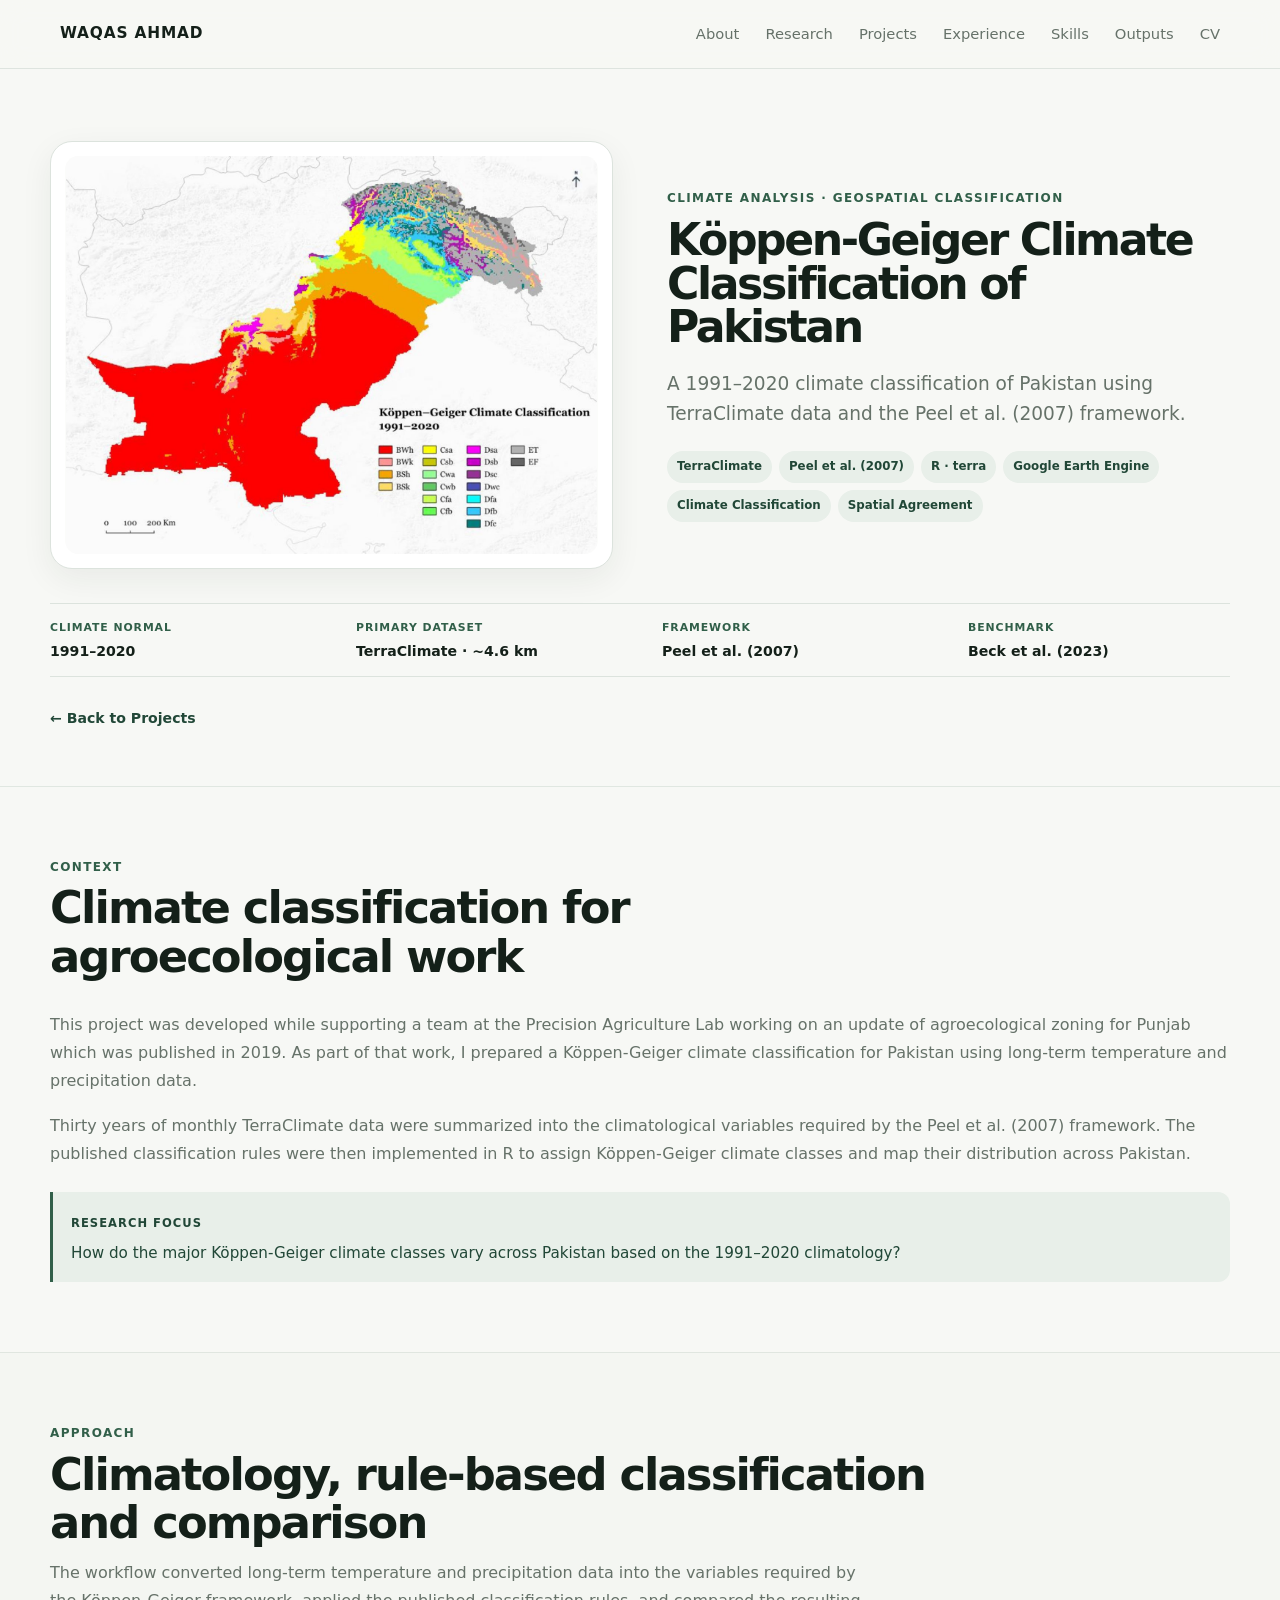
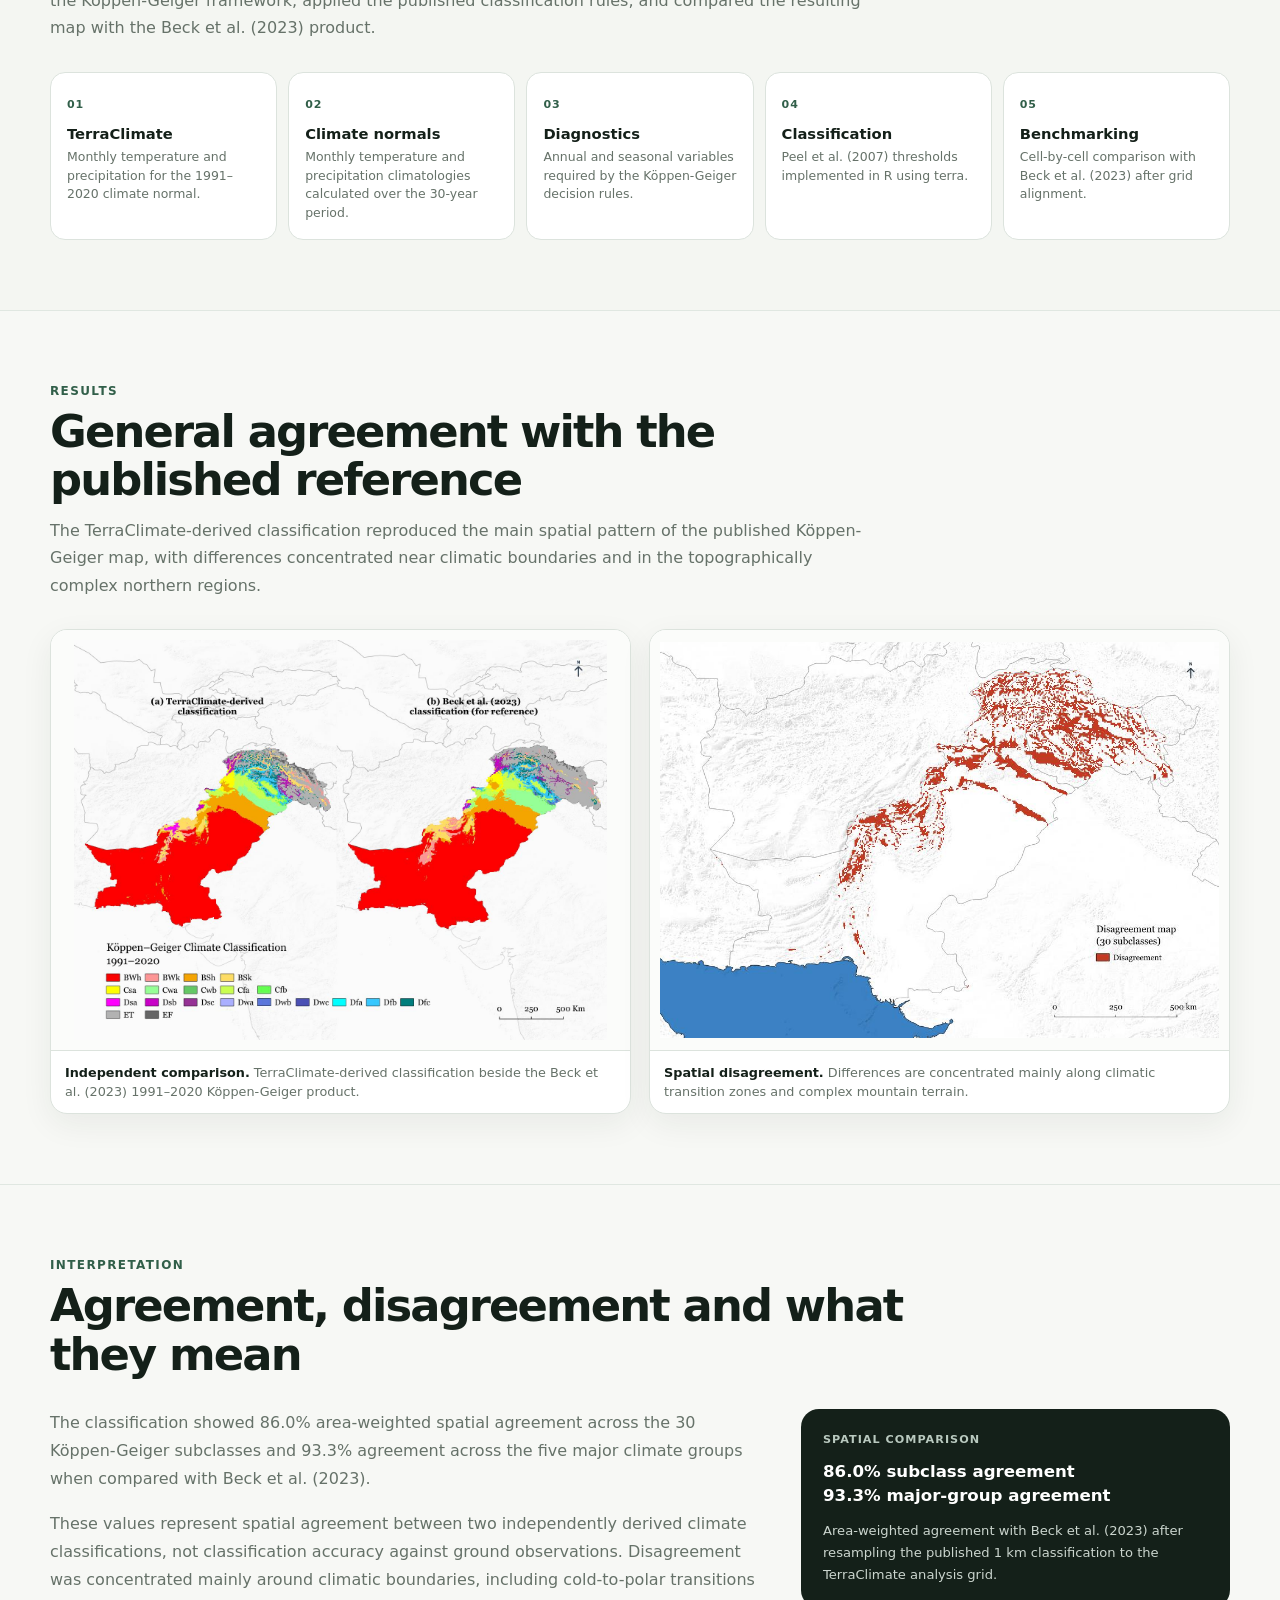
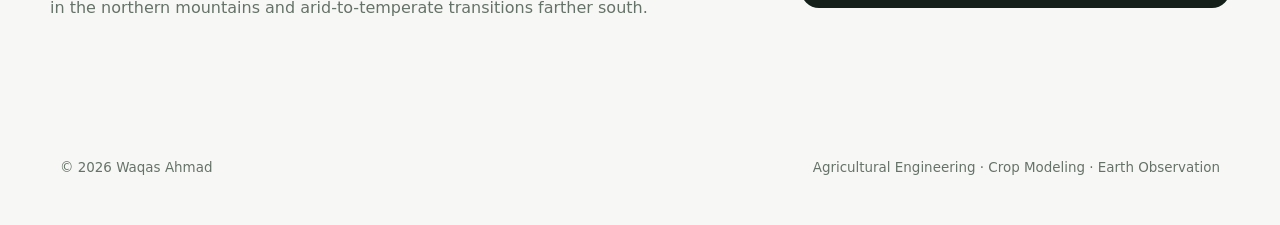
<file: projects/koppen-geiger.html>
<!doctype html>
<html lang="en">
<head>
<meta charset="utf-8">
<meta name="viewport" content="width=device-width, initial-scale=1">
<meta name="description" content="Köppen-Geiger Climate Classification of Pakistan using TerraClimate 1991–2020 — project by Waqas Ahmad.">
<title>Köppen-Geiger Climate Classification of Pakistan | Waqas Ahmad</title>
<link rel="stylesheet" href="../styles.css">
<link rel="stylesheet" href="../project-template.css">
</head>
<body class="research-project">

<header class="site-header">
  <div class="container navbar">
    <a class="brand" href="../index.html">WAQAS AHMAD</a>
    <button class="menu-btn" aria-label="Toggle navigation">☰</button>
    <nav class="nav">
      <a href="../index.html#about">About</a>
      <a href="../index.html#research">Research</a>
      <a href="../index.html#projects">Projects</a>
      <a href="../index.html#experience">Experience</a>
      <a href="../index.html#skills">Skills</a>
      <a href="../index.html#outputs">Outputs</a>
      <a href="../assets/Waqas_Ahmad_CV.pdf">CV</a>
    </nav>
  </div>
</header>

<main>
  <section class="rp-hero">
    <div class="container rp-hero-shell">
      <div class="rp-hero-grid">
        <div class="rp-hero-visual">
          <img src="../assets/images/koppen-geiger/koppen-hero-image.jpg" alt="TerraClimate-derived Köppen-Geiger climate classification of Pakistan for 1991 to 2020">
        </div>

        <div class="rp-hero-copy">
          <div class="rp-kicker">Climate Analysis · Geospatial Classification</div>
          <h1>Köppen-Geiger Climate Classification of Pakistan</h1>
          <p class="rp-deck">
            A 1991–2020 climate classification of Pakistan using TerraClimate data and the Peel et al. (2007) framework.
          </p>

          <div class="rp-tags" aria-label="Project keywords">
            <span>TerraClimate</span>
            <span>Peel et al. (2007)</span>
            <span>R · terra</span>
            <span>Google Earth Engine</span>
            <span>Climate Classification</span>
            <span>Spatial Agreement</span>
          </div>
        </div>
      </div>

      <div class="rp-meta-strip" aria-label="Project metadata">
        <div class="rp-meta-item"><span>Climate normal</span><strong>1991–2020</strong></div>
        <div class="rp-meta-item"><span>Primary dataset</span><strong>TerraClimate · ~4.6 km</strong></div>
        <div class="rp-meta-item"><span>Framework</span><strong>Peel et al. (2007)</strong></div>
        <div class="rp-meta-item"><span>Benchmark</span><strong>Beck et al. (2023)</strong></div>
      </div>

      <a class="rp-back" href="../index.html#projects">← Back to Projects</a>
    </div>
  </section>

  <section class="rp-section">
    <div class="container rp-content">
      <div class="rp-section-heading">
        <div class="rp-kicker">Context</div>
        <h2>Climate classification for agroecological work</h2>
      </div>

      <div class="rp-copy">
        <p>
          This project was developed while supporting a team at the Precision Agriculture Lab working on an update of agroecological zoning for Punjab which was published in 2019. As part of that work, I prepared a Köppen-Geiger climate classification for Pakistan using long-term temperature and precipitation data.
        </p>
        <p>
          Thirty years of monthly TerraClimate data were summarized into the climatological variables required by the Peel et al. (2007) framework. The published classification rules were then implemented in R to assign Köppen-Geiger climate classes and map their distribution across Pakistan.
        </p>

        <div class="rp-question">
          <span>Research focus</span>
          <p>How do the major Köppen-Geiger climate classes vary across Pakistan based on the 1991–2020 climatology?</p>
        </div>
      </div>
    </div>
  </section>

  <section class="rp-section rp-section-soft">
    <div class="container rp-content">
      <div class="rp-section-heading">
        <div class="rp-kicker">Approach</div>
        <h2>Climatology, rule-based classification and comparison</h2>
        <p>The workflow converted long-term temperature and precipitation data into the variables required by the Köppen-Geiger framework, applied the published classification rules, and compared the resulting map with the Beck et al. (2023) product.</p>
      </div>

      <div class="rp-workflow">
        <article><span>01</span><h3>TerraClimate</h3><p>Monthly temperature and precipitation for the 1991–2020 climate normal.</p></article>
        <article><span>02</span><h3>Climate normals</h3><p>Monthly temperature and precipitation climatologies calculated over the 30-year period.</p></article>
        <article><span>03</span><h3>Diagnostics</h3><p>Annual and seasonal variables required by the Köppen-Geiger decision rules.</p></article>
        <article><span>04</span><h3>Classification</h3><p>Peel et al. (2007) thresholds implemented in R using terra.</p></article>
        <article><span>05</span><h3>Benchmarking</h3><p>Cell-by-cell comparison with Beck et al. (2023) after grid alignment.</p></article>
      </div>
    </div>
  </section>

  <section class="rp-section">
    <div class="container rp-content">
      <div class="rp-section-heading">
        <div class="rp-kicker">Results</div>
        <h2>General agreement with the published reference</h2>
        <p>
          The TerraClimate-derived classification reproduced the main spatial pattern of the published Köppen-Geiger map, with differences concentrated near climatic boundaries and in the topographically complex northern regions.
        </p>
      </div>

      <div class="rp-results-grid">
        <figure class="rp-figure-card">
          <img src="../assets/images/koppen-geiger/koppen-side-by-side.jpg" alt="Side-by-side comparison of the TerraClimate-derived Köppen-Geiger map and Beck et al. 2023">
          <figcaption><strong>Independent comparison.</strong> TerraClimate-derived classification beside the Beck et al. (2023) 1991–2020 Köppen-Geiger product.</figcaption>
        </figure>

        <figure class="rp-figure-card">
          <img src="../assets/images/koppen-geiger/koppen-spatial-disagreement.jpg" alt="Spatial disagreement between the TerraClimate-derived classification and Beck et al. 2023">
          <figcaption><strong>Spatial disagreement.</strong> Differences are concentrated mainly along climatic transition zones and complex mountain terrain.</figcaption>
        </figure>
      </div>
    </div>
  </section>

  <section class="rp-section rp-section-last">
    <div class="container rp-content">
      <div class="rp-section-heading">
        <div class="rp-kicker">Interpretation</div>
        <h2>Agreement, disagreement and what they mean</h2>
      </div>

      <div class="rp-interpret-grid">
        <div class="rp-copy">
          <p>
            The classification showed 86.0% area-weighted spatial agreement across the 30 Köppen-Geiger subclasses and 93.3% agreement across the five major climate groups when compared with Beck et al. (2023).
          </p>
          <p>
            These values represent spatial agreement between two independently derived climate classifications, not classification accuracy against ground observations. Disagreement was concentrated mainly around climatic boundaries, including cold-to-polar transitions in the northern mountains and arid-to-temperate transitions farther south.
          </p>
        </div>

        <aside class="rp-status-card">
          <span>Spatial comparison</span>
          <h3>86.0% subclass agreement<br>93.3% major-group agreement</h3>
          <p>Area-weighted agreement with Beck et al. (2023) after resampling the published 1 km classification to the TerraClimate analysis grid.</p>
        </aside>
      </div>
    </div>
  </section>
</main>

<footer class="footer">
  <div class="container footer-row">
    <span>© 2026 Waqas Ahmad</span>
    <span>Agricultural Engineering · Crop Modeling · Earth Observation</span>
  </div>
</footer>
<script src="../script.js"></script>
</body>
</html>
</file>
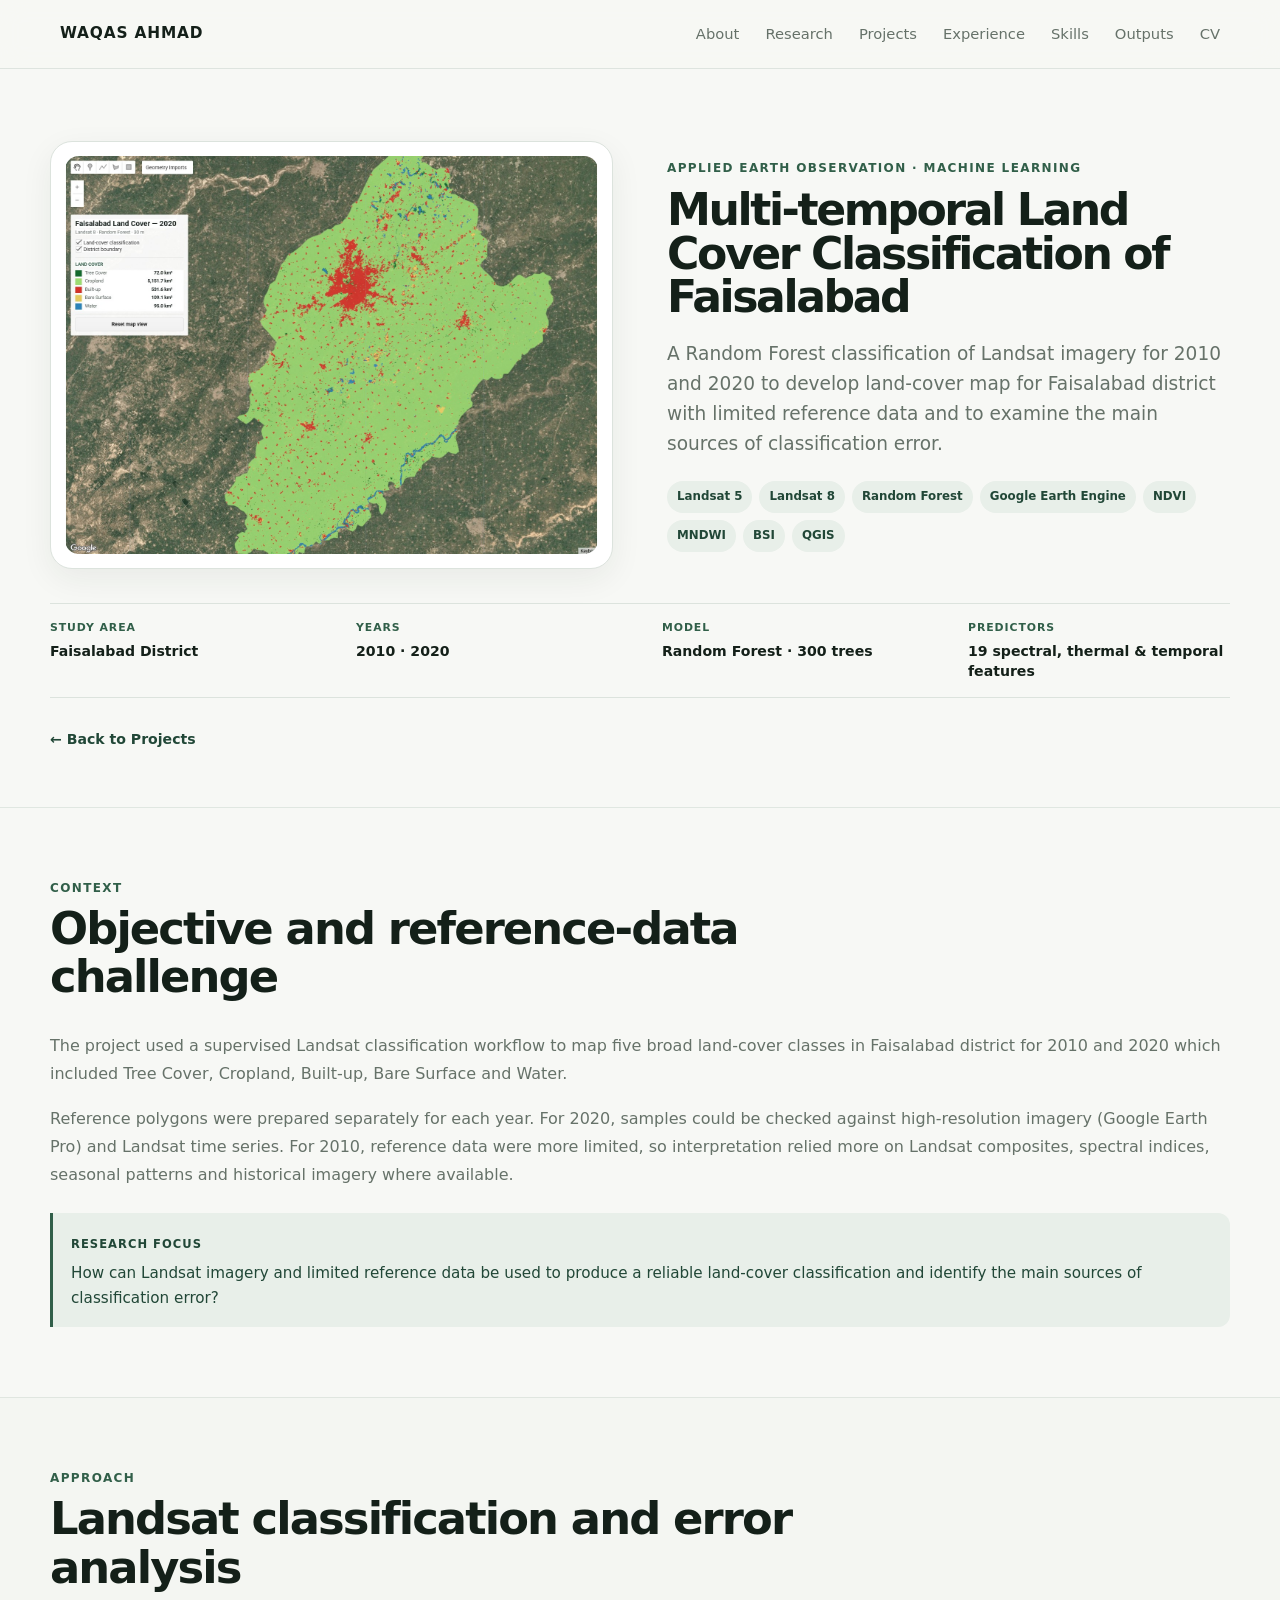
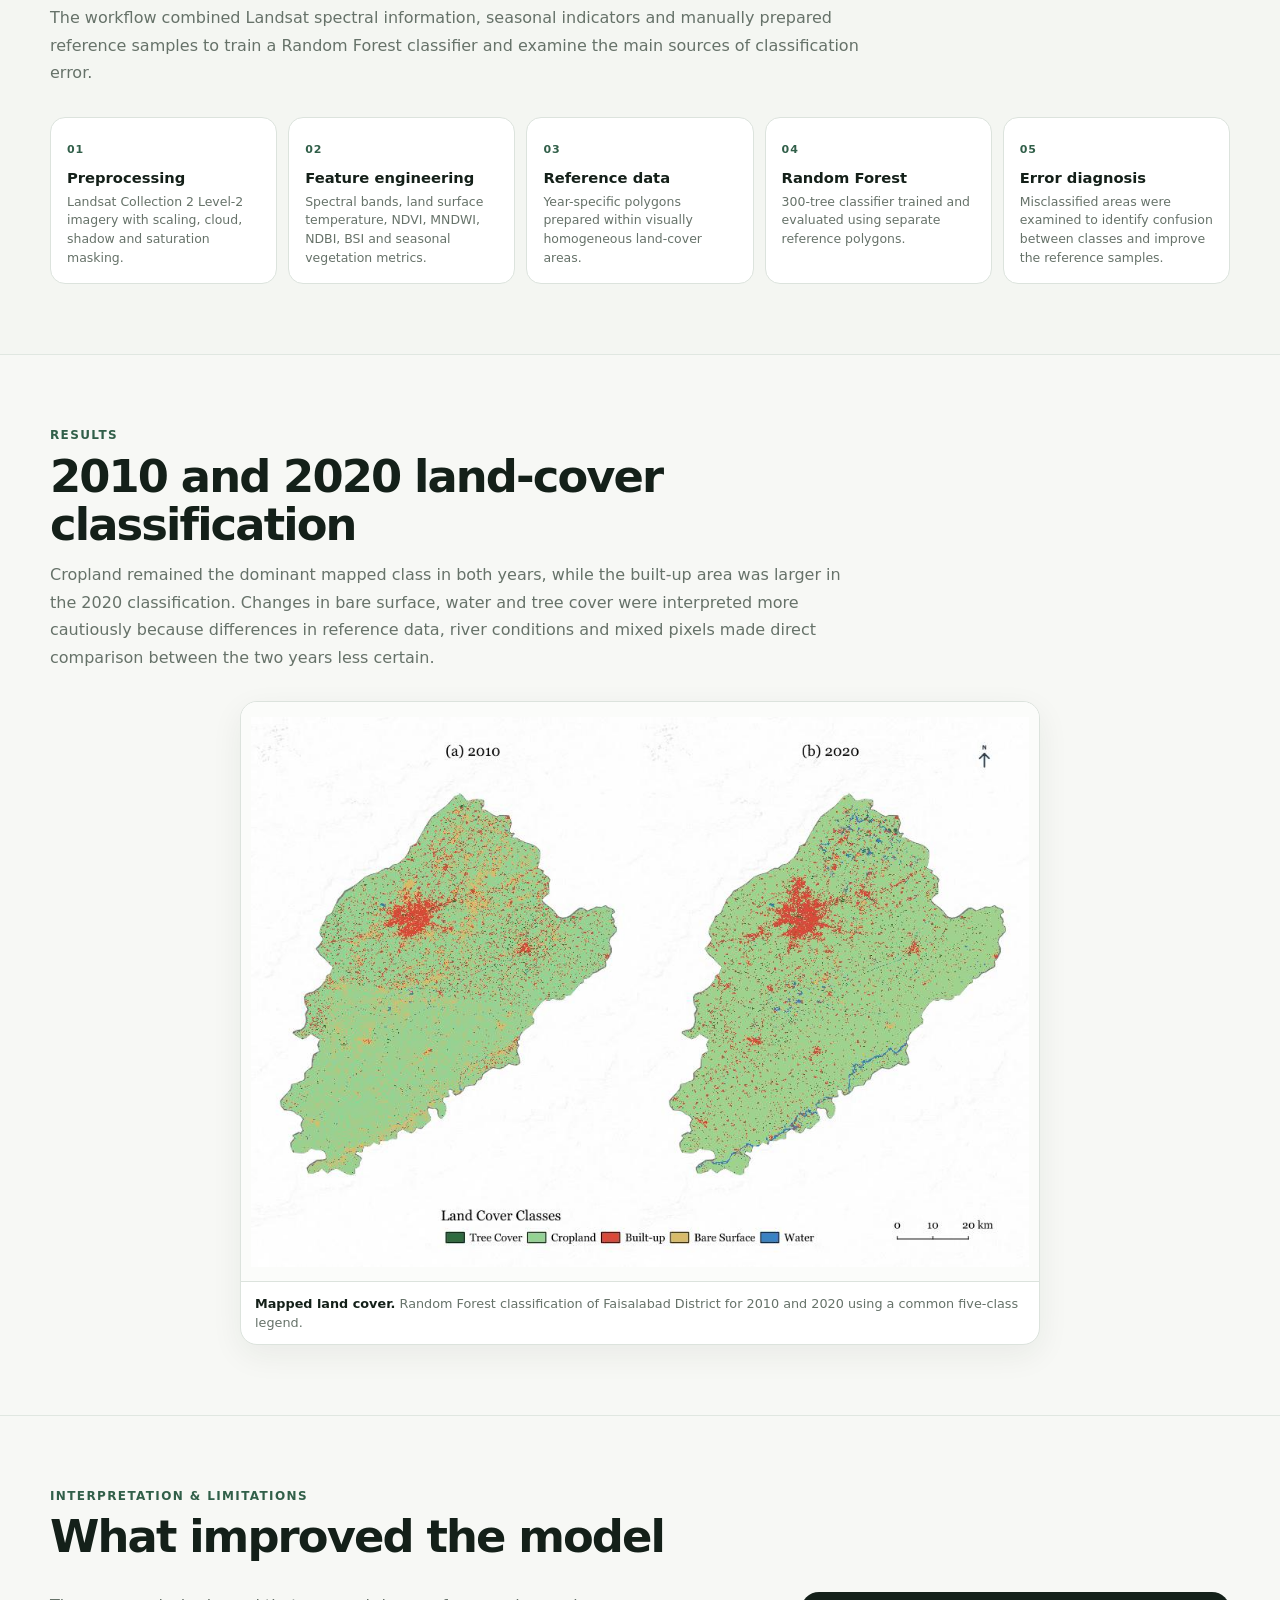
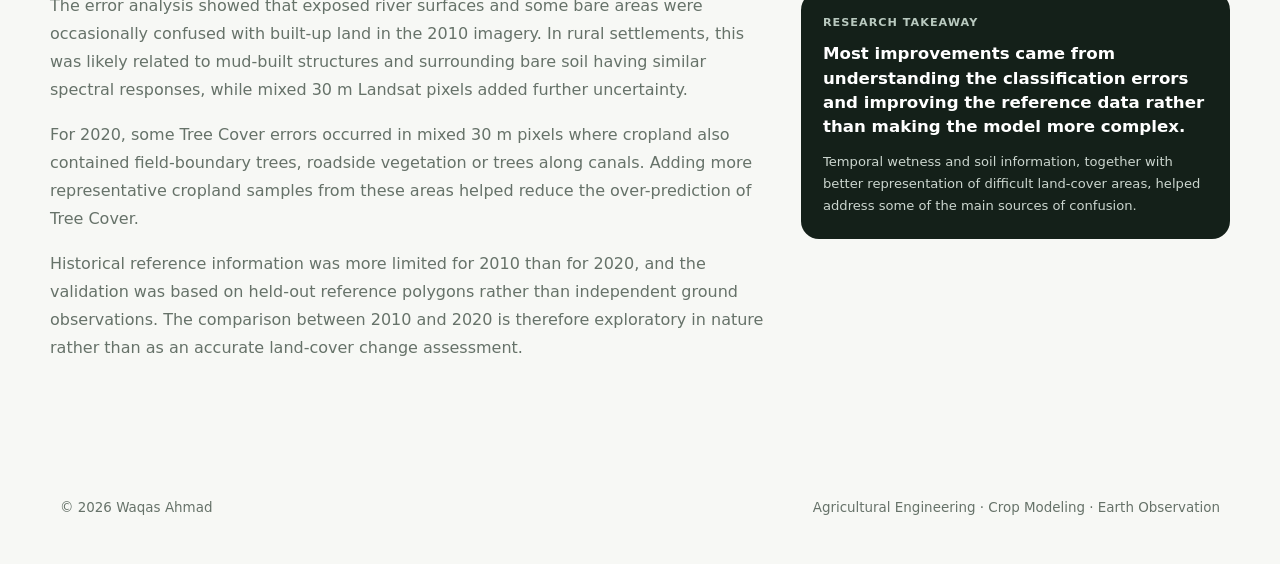
<file: projects/lulc-classification.html>
<!doctype html>
<html lang="en">
<head>
<meta charset="utf-8">
<meta name="viewport" content="width=device-width, initial-scale=1">
<meta name="description" content="Multi-temporal land-cover classification of Faisalabad District using Landsat and Random Forest — project by Waqas Ahmad.">
<title>Multi-temporal Land Cover Classification of Faisalabad | Waqas Ahmad</title>
<link rel="stylesheet" href="../styles.css">
<link rel="stylesheet" href="../project-template.css">
</head>
<body class="research-project">

<header class="site-header">
  <div class="container navbar">
    <a class="brand" href="../index.html">WAQAS AHMAD</a>
    <button class="menu-btn" aria-label="Toggle navigation">☰</button>
    <nav class="nav">
      <a href="../index.html#about">About</a>
      <a href="../index.html#research">Research</a>
      <a href="../index.html#projects">Projects</a>
      <a href="../index.html#experience">Experience</a>
      <a href="../index.html#skills">Skills</a>
      <a href="../index.html#outputs">Outputs</a>
      <a href="../assets/Waqas_Ahmad_CV.pdf">CV</a>
    </nav>
  </div>
</header>

<main>
  <section class="rp-hero">
    <div class="container rp-hero-shell">
      <div class="rp-hero-grid">
        <div class="rp-hero-visual">
          <img src="../assets/images/lulc/lulc-hero-image.jpg" alt="Land-cover classification maps of Faisalabad District for 2010 and 2020">
        </div>

        <div class="rp-hero-copy">
          <div class="rp-kicker">Applied Earth Observation · Machine Learning</div>
          <h1>Multi-temporal Land Cover Classification of Faisalabad</h1>
          <p class="rp-deck">
            A Random Forest classification of Landsat imagery for 2010 and 2020 to develop land-cover map for Faisalabad district with limited reference data and to examine the main sources of classification error.
          </p>

          <div class="rp-tags" aria-label="Project keywords">
            <span>Landsat 5</span>
            <span>Landsat 8</span>
            <span>Random Forest</span>
            <span>Google Earth Engine</span>
            <span>NDVI</span>
            <span>MNDWI</span>
            <span>BSI</span>
            <span>QGIS</span>
          </div>
        </div>
      </div>

      <div class="rp-meta-strip" aria-label="Project metadata">
        <div class="rp-meta-item"><span>Study area</span><strong>Faisalabad District</strong></div>
        <div class="rp-meta-item"><span>Years</span><strong>2010 · 2020</strong></div>
        <div class="rp-meta-item"><span>Model</span><strong>Random Forest · 300 trees</strong></div>
        <div class="rp-meta-item"><span>Predictors</span><strong>19 spectral, thermal &amp; temporal features</strong></div>
      </div>

      <a class="rp-back" href="../index.html#projects">← Back to Projects</a>
    </div>
  </section>

  <section class="rp-section">
    <div class="container rp-content">
      <div class="rp-section-heading">
        <div class="rp-kicker">Context</div>
        <h2>Objective and reference-data challenge</h2>
      </div>

      <div class="rp-copy">
        <p>
          The project used a supervised Landsat classification workflow to map five broad land-cover classes in Faisalabad district for 2010 and 2020 which included Tree Cover, Cropland, Built-up, Bare Surface and Water.
        </p>
        <p>
          Reference polygons were prepared separately for each year. For 2020, samples could be checked against high-resolution imagery (Google Earth Pro) and Landsat time series. For 2010, reference data were more limited, so interpretation relied more on Landsat composites, spectral indices, seasonal patterns and historical imagery where available.
        </p>

        <div class="rp-question">
          <span>Research focus</span>
          <p>How can Landsat imagery and limited reference data be used to produce a reliable land-cover classification and identify the main sources of classification error?</p>
        </div>
      </div>
    </div>
  </section>

  <section class="rp-section rp-section-soft">
    <div class="container rp-content">
      <div class="rp-section-heading">
        <div class="rp-kicker">Approach</div>
        <h2>Landsat classification and error analysis</h2>
        <p>The workflow combined Landsat spectral information, seasonal indicators and manually prepared reference samples to train a Random Forest classifier and examine the main sources of classification error.</p>
      </div>

      <div class="rp-workflow">
        <article><span>01</span><h3>Preprocessing</h3><p>Landsat Collection 2 Level-2 imagery with scaling, cloud, shadow and saturation masking.</p></article>
        <article><span>02</span><h3>Feature engineering</h3><p>Spectral bands, land surface temperature, NDVI, MNDWI, NDBI, BSI and seasonal vegetation metrics.</p></article>
        <article><span>03</span><h3>Reference data</h3><p>Year-specific polygons prepared within visually homogeneous land-cover areas.</p></article>
        <article><span>04</span><h3>Random Forest</h3><p>300-tree classifier trained and evaluated using separate reference polygons.</p></article>
        <article><span>05</span><h3>Error diagnosis</h3><p>Misclassified areas were examined to identify confusion between classes and improve the reference samples.</p></article>
      </div>
    </div>
  </section>

  <section class="rp-section">
    <div class="container rp-content">
      <div class="rp-section-heading">
        <div class="rp-kicker">Results</div>
        <h2>2010 and 2020 land-cover classification</h2>
        <p>
          Cropland remained the dominant mapped class in both years, while the built-up area was larger in the 2020 classification. Changes in bare surface, water and tree cover were interpreted more cautiously because differences in reference data, river conditions and mixed pixels made direct comparison between the two years less certain.
        </p>
      </div>

      <div class="rp-results-grid">
        <figure class="rp-figure-card lulc-results-main">
          <img src="../assets/images/lulc/lulc-2010-2020.jpg" alt="Random Forest land-cover classification of Faisalabad District for 2010 and 2020">
          <figcaption><strong>Mapped land cover.</strong> Random Forest classification of Faisalabad District for 2010 and 2020 using a common five-class legend.</figcaption>
        </figure>
      </div>
    </div>
  </section>

  <section class="rp-section rp-section-last">
    <div class="container rp-content">
      <div class="rp-section-heading">
        <div class="rp-kicker">Interpretation &amp; limitations</div>
        <h2>What improved the model</h2>
      </div>

      <div class="rp-interpret-grid">
        <div class="rp-copy">
          <p>
            The error analysis showed that exposed river surfaces and some bare areas were occasionally confused with built-up land in the 2010 imagery. In rural settlements, this was likely related to mud-built structures and surrounding bare soil having similar spectral responses, while mixed 30 m Landsat pixels added further uncertainty. 
          </p>
          <p>
            For 2020, some Tree Cover errors occurred in mixed 30 m pixels where cropland also contained field-boundary trees, roadside vegetation or trees along canals. Adding more representative cropland samples from these areas helped reduce the over-prediction of Tree Cover.
          </p>
          <p>
            Historical reference information was more limited for 2010 than for 2020, and the validation was based on held-out reference polygons rather than independent ground observations. The comparison between 2010 and 2020 is therefore exploratory in nature rather than as an accurate land-cover change assessment.
          </p>
        </div>

        <aside class="rp-status-card">
          <span>Research takeaway</span>
          <h3>Most improvements came from understanding the classification errors and improving the reference data rather than making the model more complex.</h3>
          <p>Temporal wetness and soil information, together with better representation of difficult land-cover areas, helped address some of the main sources of confusion.</p>
        </aside>
      </div>
    </div>
  </section>
</main>

<footer class="footer">
  <div class="container footer-row">
    <span>© 2026 Waqas Ahmad</span>
    <span>Agricultural Engineering · Crop Modeling · Earth Observation</span>
  </div>
</footer>
<script src="../script.js"></script>
</body>
</html>
</file>
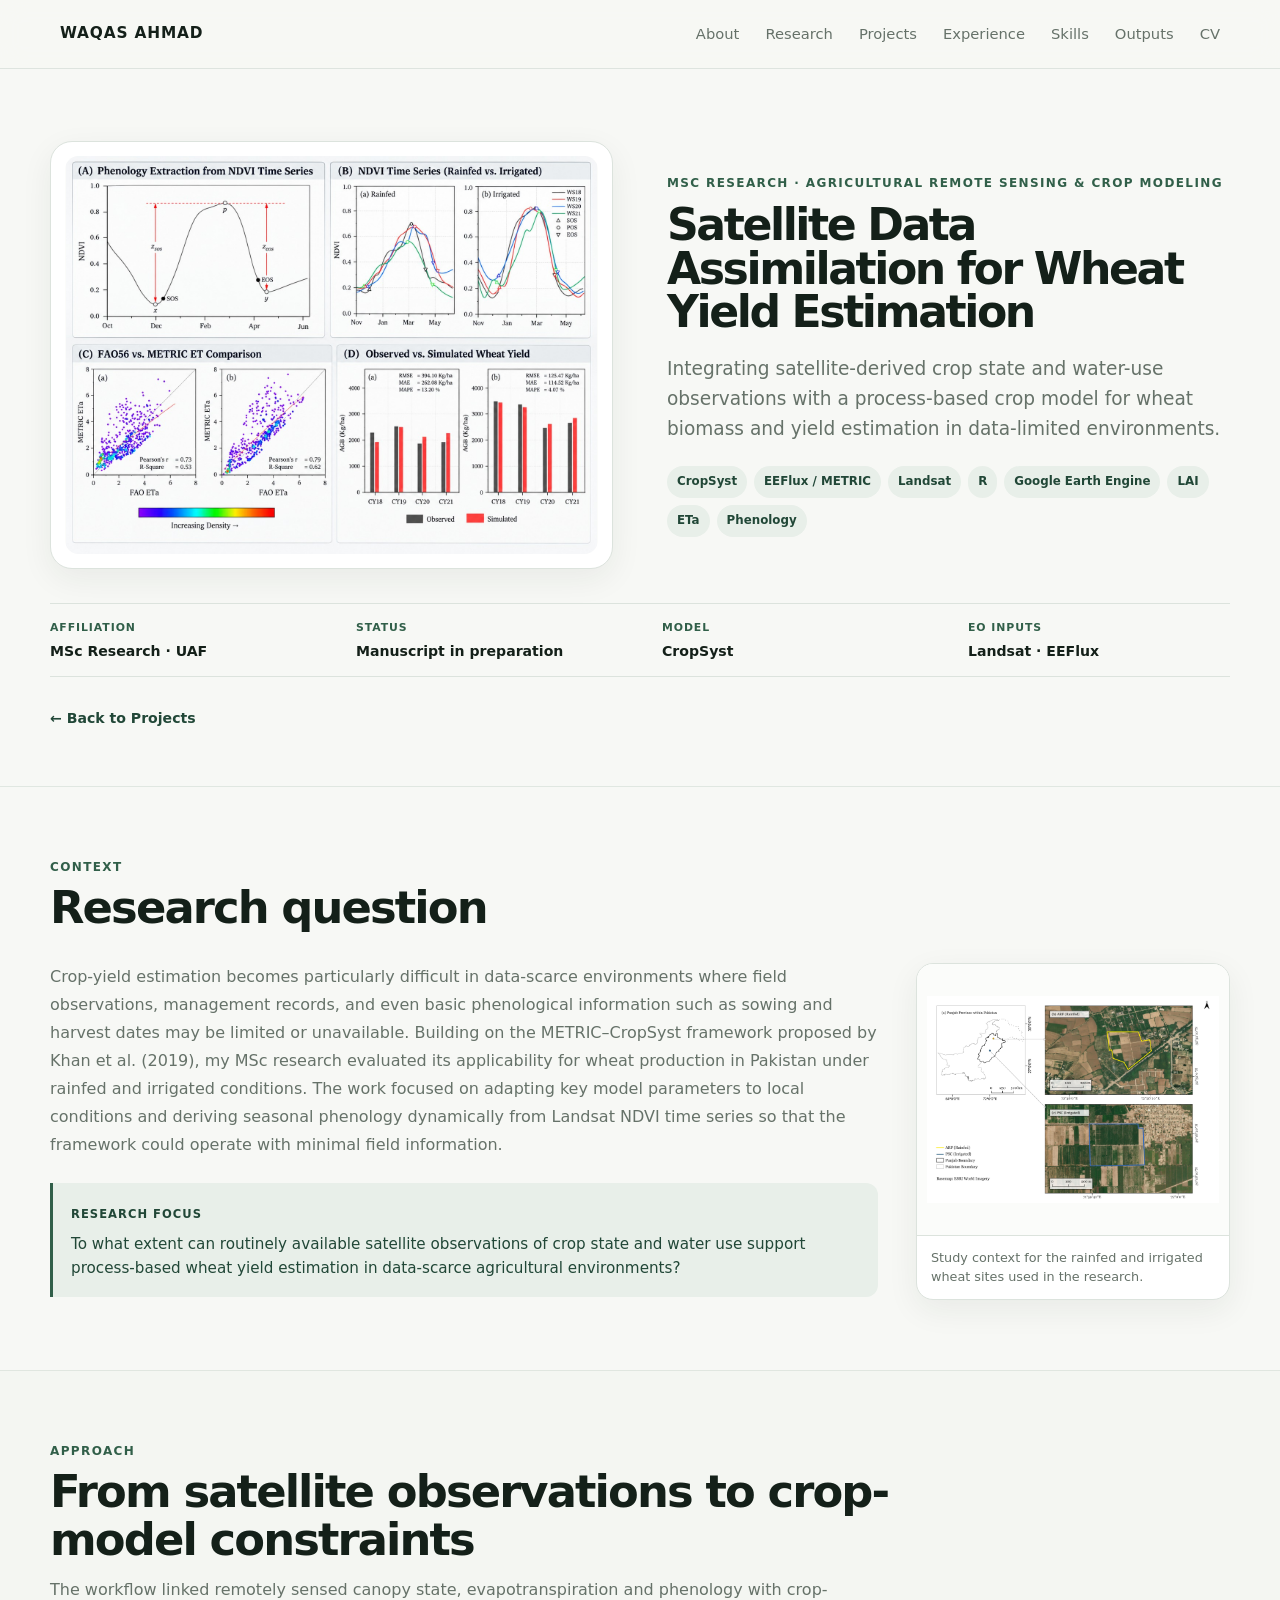
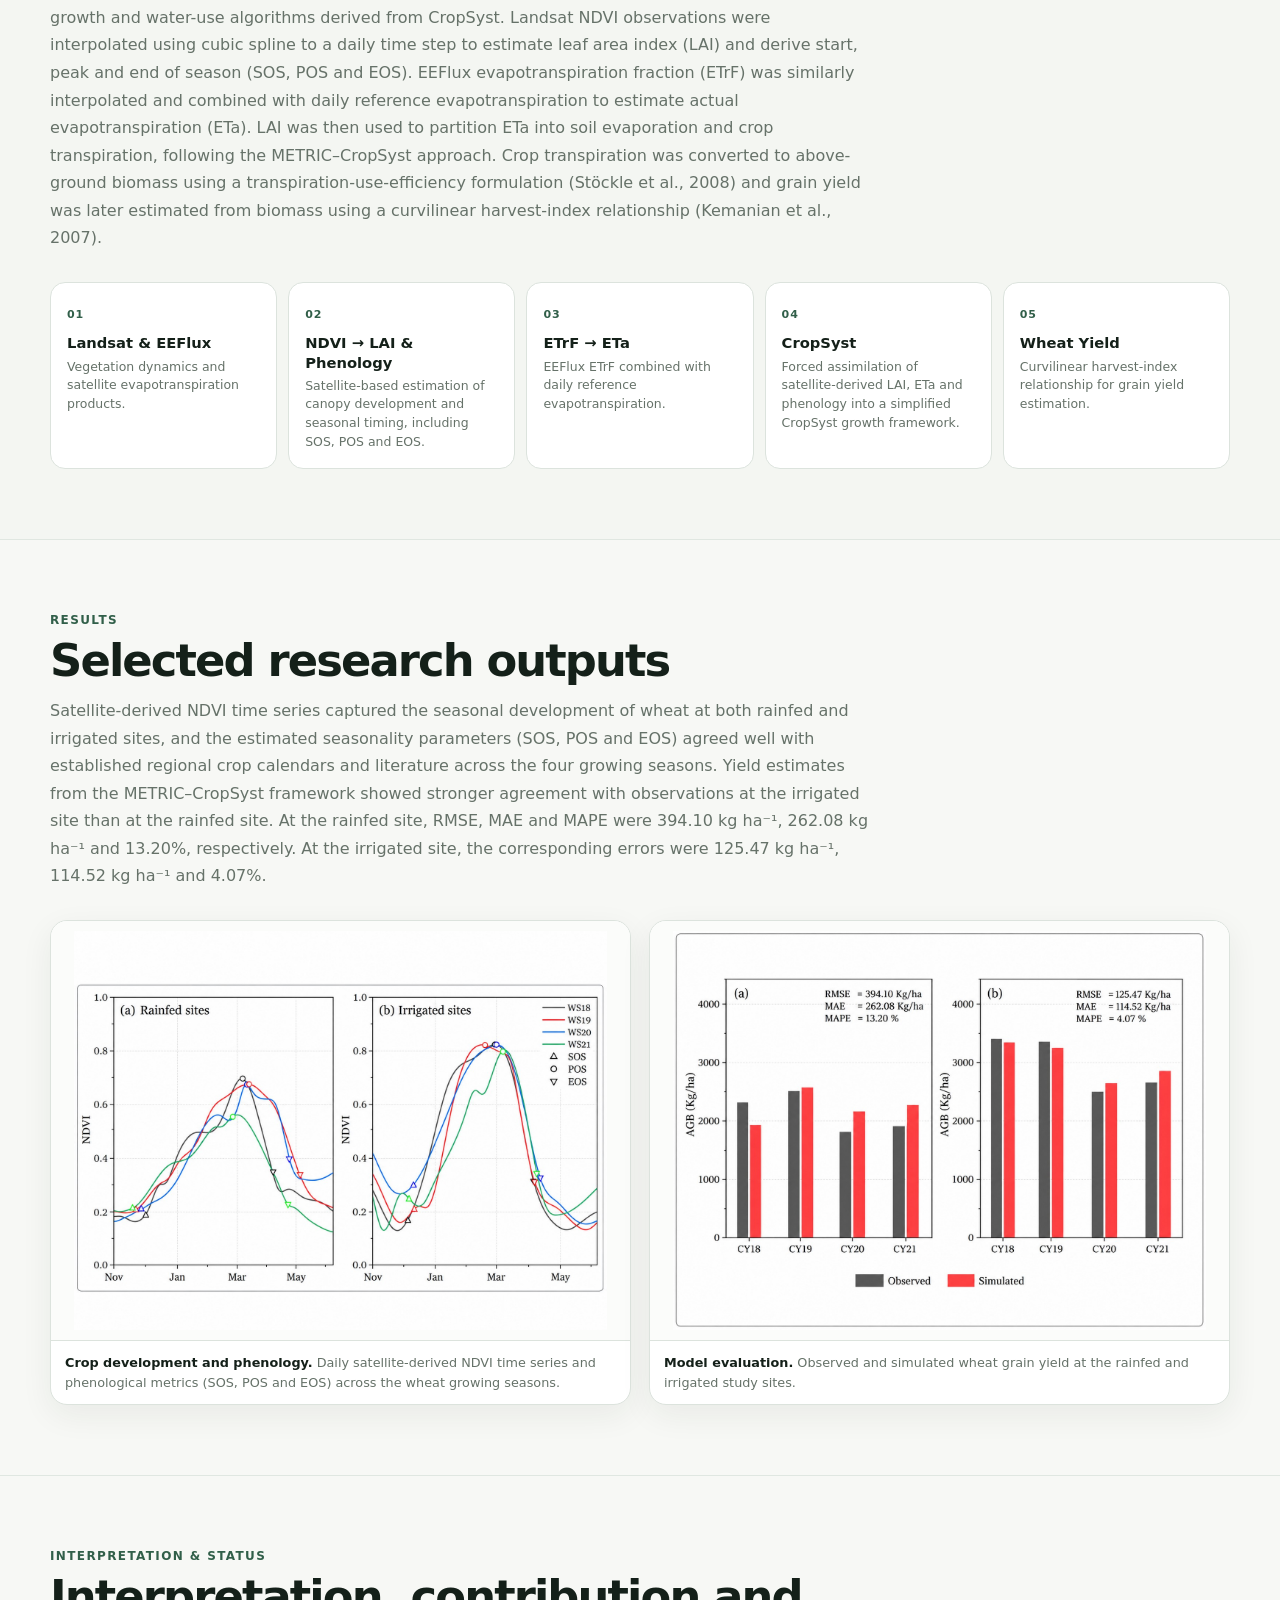
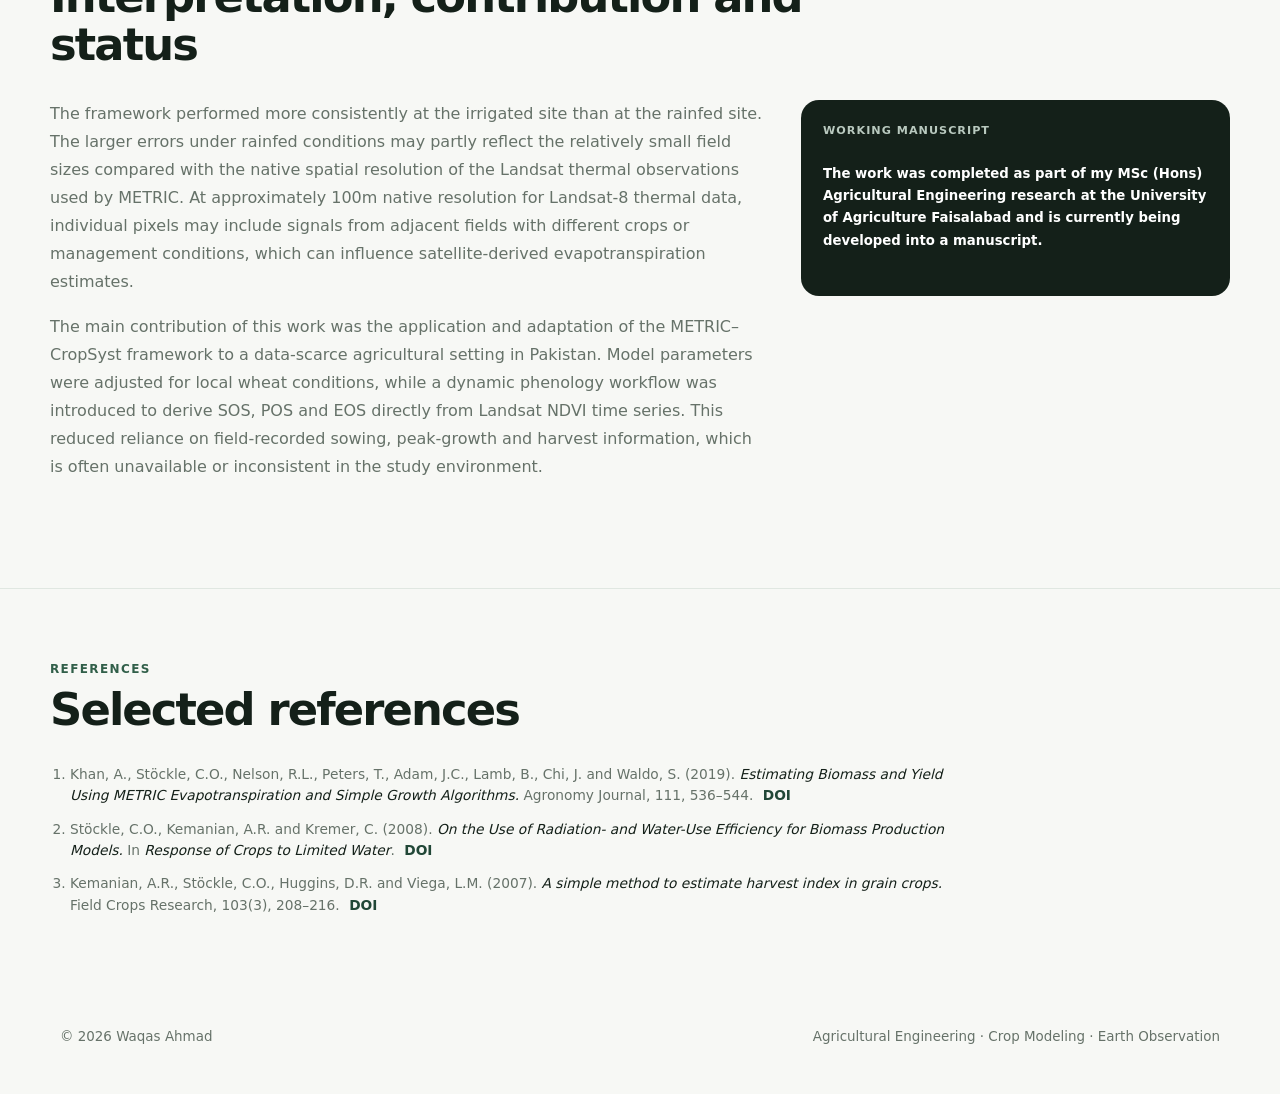
<file: projects/wheat-yield.html>
<!doctype html>
<html lang="en">
<head>
<meta charset="utf-8">
<meta name="viewport" content="width=device-width, initial-scale=1">
<meta name="description" content="Satellite Data Assimilation for Wheat Yield Estimation — project by Waqas Ahmad.">
<title>Satellite Data Assimilation for Wheat Yield Estimation | Waqas Ahmad</title>
<link rel="stylesheet" href="../styles.css">
<link rel="stylesheet" href="../project-template.css">
</head>
<body class="research-project">

<header class="site-header">
  <div class="container navbar">
    <a class="brand" href="../index.html">WAQAS AHMAD</a>
    <button class="menu-btn" aria-label="Toggle navigation">☰</button>
    <nav class="nav">
      <a href="../index.html#about">About</a>
      <a href="../index.html#research">Research</a>
      <a href="../index.html#projects">Projects</a>
      <a href="../index.html#experience">Experience</a>
      <a href="../index.html#skills">Skills</a>
      <a href="../index.html#outputs">Outputs</a>
      <a href="../assets/Waqas_Ahmad_CV.pdf">CV</a>
    </nav>
  </div>
</header>

<main>

  <!-- =====================================================
       MASTER RESEARCH-PROJECT HERO
       ===================================================== -->
  <section class="rp-hero">
    <div class="container rp-hero-shell">

      <div class="rp-hero-grid">
        <div class="rp-hero-visual">
          <img
            src="../assets/images/wheat-yield/wheat-hero-image.jpg"
            alt="Wheat research figure showing satellite-derived LAI, evapotranspiration, phenology and CropSyst yield-model outputs">
        </div>

        <div class="rp-hero-copy">
          <div class="rp-kicker">MSc Research · Agricultural Remote Sensing &amp; Crop Modeling</div>
          <h1>Satellite Data Assimilation for Wheat Yield Estimation</h1>
          <p class="rp-deck">
            Integrating satellite-derived crop state and water-use observations with a process-based crop model for wheat biomass and yield estimation in data-limited environments.
          </p>

          <div class="rp-tags" aria-label="Project keywords">
            <span>CropSyst</span>
            <span>EEFlux / METRIC</span>
            <span>Landsat</span>
            <span>R</span>
            <span>Google Earth Engine</span>
            <span>LAI</span>
            <span>ETa</span>
            <span>Phenology</span>
          </div>
        </div>
      </div>

      <div class="rp-meta-strip" aria-label="Project metadata">
        <div class="rp-meta-item">
          <span>Affiliation</span>
          <strong>MSc Research · UAF</strong>
        </div>
        <div class="rp-meta-item">
          <span>Status</span>
          <strong>Manuscript in preparation</strong>
        </div>
        <div class="rp-meta-item">
          <span>Model</span>
          <strong>CropSyst</strong>
        </div>
        <div class="rp-meta-item">
          <span>EO inputs</span>
          <strong>Landsat · EEFlux</strong>
        </div>
      </div>


      <a class="rp-back" href="../index.html#projects">← Back to Projects</a>
    </div>
  </section>

  <!-- =====================================================
       CONTEXT / RESEARCH QUESTION
       ===================================================== -->
  <section class="rp-section">
    <div class="container rp-content">
      <div class="rp-section-heading">
        <div class="rp-kicker">Context</div>
        <h2>Research question</h2>
      </div>

      <div class="rp-context-grid">
        <div class="rp-copy">
          <p>
            Crop-yield estimation becomes particularly difficult in data-scarce environments where field observations, management records, and even basic phenological information such as sowing and harvest dates may be limited or unavailable. Building on the METRIC–CropSyst framework proposed by Khan et al. (2019), my MSc research evaluated its applicability for wheat production in Pakistan under rainfed and irrigated conditions. The work focused on adapting key model parameters to local conditions and deriving seasonal phenology dynamically from Landsat NDVI time series so that the framework could operate with minimal field information.
          </p>
          <div class="rp-question">
            <span>Research focus</span>
            <p>To what extent can routinely available satellite observations of crop state and water use support process-based wheat yield estimation in data-scarce agricultural environments?</p>
          </div>
        </div>

        <figure class="rp-side-figure">
          <img src="../assets/images/wheat-yield/wheat-study-area.jpg" alt="Study area and research context for the wheat CropSyst data-assimilation study">
          <figcaption>Study context for the rainfed and irrigated wheat sites used in the research.</figcaption>
        </figure>
      </div>
    </div>
  </section>

  <!-- =====================================================
       APPROACH
       ===================================================== -->
  <section class="rp-section rp-section-soft">
    <div class="container rp-content">
      <div class="rp-section-heading">
        <div class="rp-kicker">Approach</div>
        <h2>From satellite observations to crop-model constraints</h2>
        <p>
          The workflow linked remotely sensed canopy state, evapotranspiration and phenology with crop-growth and water-use algorithms derived from CropSyst. Landsat NDVI observations were interpolated using cubic spline to a daily time step to estimate leaf area index (LAI) and derive start, peak and end of season (SOS, POS and EOS). EEFlux evapotranspiration fraction (ETrF) was similarly interpolated and combined with daily reference evapotranspiration to estimate actual evapotranspiration (ETa). LAI was then used to partition ETa into soil evaporation and crop transpiration, following the METRIC–CropSyst approach. Crop transpiration was converted to above-ground biomass using a transpiration-use-efficiency formulation (Stöckle et al., 2008) and grain yield was later estimated from biomass using a curvilinear harvest-index relationship (Kemanian et al., 2007).
        </p>
      </div>

      <div class="rp-workflow">
        <article>
          <span>01</span>
          <h3>Landsat &amp; EEFlux</h3>
          <p>Vegetation dynamics and satellite evapotranspiration products.</p>
        </article>
        <article>
          <span>02</span>
          <h3>NDVI → LAI &amp; Phenology</h3>
	  <p>Satellite-based estimation of canopy development and seasonal timing, including SOS, POS and EOS.</p>
        </article>
        <article>
          <span>03</span>
          <h3>ETrF → ETa</h3>
          <p>EEFlux ETrF combined with daily reference evapotranspiration.</p>
        </article>
        <article>
          <span>04</span>
          <h3>CropSyst</h3>
          <p>Forced assimilation of satellite-derived LAI, ETa and phenology into a simplified CropSyst growth framework.</p>
        </article>
        <article>
          <span>05</span>
          <h3>Wheat Yield</h3>
          <p>Curvilinear harvest-index relationship for grain yield estimation.</p>
        </article>
      </div>
    </div>
  </section>

  <!-- =====================================================
       RESULTS
       ===================================================== -->
  <section class="rp-section">
    <div class="container rp-content">
      <div class="rp-section-heading">
        <div class="rp-kicker">Results</div>
        <h2>Selected research outputs</h2>
        <p>
          Satellite-derived NDVI time series captured the seasonal development of wheat at both rainfed and irrigated sites, and the estimated seasonality parameters (SOS, POS and EOS) agreed well with established regional crop calendars and literature across the four growing seasons. Yield estimates from the METRIC–CropSyst framework showed stronger agreement with observations at the irrigated site than at the rainfed site. At the rainfed site, RMSE, MAE and MAPE were 394.10 kg ha⁻¹, 262.08 kg ha⁻¹ and 13.20%, respectively. At the irrigated site, the corresponding errors were 125.47 kg ha⁻¹, 114.52 kg ha⁻¹ and 4.07%. 
        </p>
      </div>

      <div class="rp-results-grid">
        <figure class="rp-figure-card">
          <img src="../assets/images/wheat-yield/wheat-ndvi-phenology.jpg" alt="Time-series figure comparing NDVI timeseries and wheat phenology">
          <figcaption>
            <strong>Crop development and phenology.</strong>
            Daily satellite-derived NDVI time series and phenological metrics (SOS, POS and EOS) across the wheat growing seasons.
          </figcaption>
        </figure>

        <figure class="rp-figure-card">
          <img src="../assets/images/wheat-yield/wheat-yield-results.jpg" alt="Observed versus simulated wheat yield results from the CropSyst satellite-data-assimilation study">
          <figcaption>
            <strong>Model evaluation.</strong>
            Observed and simulated wheat grain yield at the rainfed and irrigated study sites.
          </figcaption>
        </figure>
      </div>
    </div>
  </section>

  <!-- =====================================================
       INTERPRETATION / STATUS
       ===================================================== -->
  <section class="rp-section rp-section-last">
    <div class="container rp-content">
      <div class="rp-section-heading">
        <div class="rp-kicker">Interpretation &amp; status</div>
        <h2>Interpretation, contribution and status</h2>
      </div>

      <div class="rp-interpret-grid">
        <div class="rp-copy">
          <p>
            The framework performed more consistently at the irrigated site than at the rainfed site. The larger errors under rainfed conditions may partly reflect the relatively small field sizes compared with the native spatial resolution of the Landsat thermal observations used by METRIC. At approximately 100m native resolution for Landsat-8 thermal data, individual pixels may include signals from adjacent fields with different crops or management conditions, which can influence satellite-derived evapotranspiration estimates.
	  </p>
          <p>
	    The main contribution of this work was the application and adaptation of the METRIC–CropSyst framework to a data-scarce agricultural setting in Pakistan. Model parameters were adjusted for local wheat conditions, while a dynamic phenology workflow was introduced to derive SOS, POS and EOS directly from Landsat NDVI time series. This reduced reliance on field-recorded sowing, peak-growth and harvest information, which is often unavailable or inconsistent in the study environment.
          
          </p>
        </div>

        <aside class="rp-status-card">
          <span>Working manuscript</span>
          <h5>The work was completed as part of my MSc (Hons) Agricultural Engineering research at the University of Agriculture Faisalabad and is currently being developed into a manuscript.</h5>
        </aside>
      </div>
    </div>
  </section>

<section class="rp-section">
  <div class="container rp-content">

    <div class="rp-section-heading">
      <div class="rp-kicker">References</div>
      <h2>Selected references</h2>
    </div>

    <ol class="rp-reference-list">

      <li>
        Khan, A., Stöckle, C.O., Nelson, R.L., Peters, T., Adam, J.C.,
        Lamb, B., Chi, J. and Waldo, S. (2019).
        <em>Estimating Biomass and Yield Using METRIC Evapotranspiration
        and Simple Growth Algorithms.</em>
        Agronomy Journal, 111, 536–544.
        <a href="https://doi.org/10.2134/agronj2018.04.0248"
           target="_blank" rel="noreferrer">
          DOI
        </a>
      </li>

      <li>
        Stöckle, C.O., Kemanian, A.R. and Kremer, C. (2008).
        <em>On the Use of Radiation- and Water-Use Efficiency for Biomass
        Production Models.</em>
        In <em>Response of Crops to Limited Water</em>.
        <a href="https://doi.org/10.2134/advagricsystmodel1.c2"
           target="_blank" rel="noreferrer">
          DOI
        </a>
      </li>

      <li>
        Kemanian, A.R., Stöckle, C.O., Huggins, D.R. and Viega, L.M. (2007).
        <em>A simple method to estimate harvest index in grain crops.</em>
        Field Crops Research, 103(3), 208–216.
        <a href="https://doi.org/10.1016/j.fcr.2007.06.007"
           target="_blank" rel="noreferrer">
          DOI
        </a>
      </li>

      <!-- Add your exact phenology-method citation here -->
      <!--
      <li>
        Author(s). (Year).
        <em>Title of phenology paper.</em>
        Journal, volume, pages.
        <a href="DOI-OR-PAPER-LINK"
           target="_blank" rel="noreferrer">
          DOI
        </a>
      </li>
      -->

    </ol>

  </div>
</section>

</main>

<footer class="footer">
  <div class="container footer-row">
    <span>© 2026 Waqas Ahmad</span>
    <span>Agricultural Engineering · Crop Modeling · Earth Observation</span>
  </div>
</footer>

<script src="../script.js"></script>
</body>
</html>
</file>
<file: styles.css>
:root{
  --bg:#f7f8f5;
  --surface:#ffffff;
  --surface-2:#f0f3ef;
  --text:#142019;
  --muted:#667269;
  --line:#dce3dd;
  --accent:#315f49;
  --accent-dark:#214737;
  --accent-soft:#e8efe9;
  --shadow:0 10px 32px rgba(24,42,31,.065);
  --radius:18px;
  --max:1160px;
}
*{box-sizing:border-box}
html{scroll-behavior:smooth}
body{
  margin:0;background:var(--bg);color:var(--text);
  font-family:Inter,ui-sans-serif,system-ui,-apple-system,BlinkMacSystemFont,"Segoe UI",sans-serif;
  line-height:1.68;-webkit-font-smoothing:antialiased;
}
img{display:block;max-width:100%}
a{color:inherit;text-decoration:none}
p{margin-top:0}
.container{width:min(calc(100% - 40px),var(--max));margin:0 auto}

/* Header */
.site-header{
  position:sticky;top:0;z-index:50;
  background:rgba(247,248,245,.91);
  backdrop-filter:blur(13px);
  border-bottom:1px solid rgba(220,227,221,.9);
}
.navbar{min-height:68px;display:flex;align-items:center;justify-content:space-between;gap:24px}
.brand{font-size:.96rem;font-weight:900;letter-spacing:.055em}
.nav{display:flex;align-items:center;gap:26px;color:var(--muted);font-size:.92rem}
.nav a:hover{color:var(--text)}
.menu-btn{display:none;border:0;background:transparent;font-size:1.4rem;cursor:pointer}

/* Hero */
.hero{padding:100px 0 86px}
.hero-grid{display:grid;grid-template-columns:1.38fr .62fr;gap:76px;align-items:center}
.eyebrow{
  color:var(--accent);font-size:.79rem;font-weight:900;
  letter-spacing:.125em;text-transform:uppercase;margin-bottom:18px;
}
.hero h1{
  font-size:clamp(3.6rem,8vw,6.1rem);line-height:.95;letter-spacing:-.065em;margin:0;
}
.hero-intro{
  margin:26px 0 0;max-width:800px;
  color:#355247;font-size:clamp(1.16rem,2vw,1.5rem);line-height:1.5;font-weight:560;
}
.actions{display:flex;gap:11px;flex-wrap:wrap;margin-top:30px}
.button{
  display:inline-flex;min-height:46px;align-items:center;justify-content:center;
  border:1px solid var(--text);border-radius:999px;padding:0 18px;
  font-size:.91rem;font-weight:800;transition:.18s ease;
}
.button:hover{transform:translateY(-1px)}
.button.primary{background:var(--text);color:#fff}
.portrait{
  padding:10px;background:var(--surface);border:1px solid var(--line);
  border-radius:50%;box-shadow:var(--shadow)
}
.portrait img{
  width:100%;aspect-ratio:1/1;object-fit:cover;object-position:center 27%;
  border-radius:50%
}
.quick-facts{
  margin-top:36px;border-top:1px solid var(--line);
  display:grid;grid-template-columns:repeat(3,1fr);max-width:820px
}
.quick-fact{padding:16px 22px 0 0}
.quick-fact b{display:block;font-size:.85rem}
.quick-fact span{color:var(--muted);font-size:.86rem}

/* Main sections */
.section{padding:88px 0}
.section + .section{border-top:1px solid rgba(220,227,221,.7)}
.section-heading{
  font-size:clamp(2.3rem,4.7vw,3.55rem);letter-spacing:-.045em;line-height:1.06;
  margin:0 0 38px
}
.section-kicker{
  color:var(--accent);text-transform:uppercase;letter-spacing:.115em;
  font-size:.76rem;font-weight:900;margin-bottom:8px
}
.prose{max-width:900px;color:var(--muted);font-size:1.035rem}
.prose p{margin-bottom:17px}
.prose strong{color:var(--text)}

/* Research interests */
.interest-list{border-top:1px solid var(--line)}
.interest{
  display:grid;grid-template-columns:58px 1fr;gap:24px;
  padding:23px 0;border-bottom:1px solid var(--line)
}
.interest-num{color:var(--accent);font-size:.78rem;font-weight:900;letter-spacing:.08em}
.interest h3{margin:0 0 7px;font-size:1.18rem;line-height:1.35}
.interest p{margin:0;color:var(--muted);max-width:900px}

/* Project showcase */
.project-block-title{
  color:var(--accent);font-size:.77rem;letter-spacing:.12em;text-transform:uppercase;
  font-weight:900;margin:0 0 16px
}
.featured-grid{display:grid;grid-template-columns:1fr 1fr;gap:22px;margin-bottom:32px}
.featured-card{
  background:var(--surface);border:1px solid var(--line);border-radius:20px;
  overflow:hidden;box-shadow:var(--shadow);display:grid;grid-template-columns:.9fr 1.1fr;
  min-height:390px;transition:.18s ease
}
.featured-card:hover,.small-project:hover{transform:translateY(-2px);box-shadow:0 15px 36px rgba(24,42,31,.09)}
.project-visual{
  min-height:280px;background:linear-gradient(135deg,rgba(49,95,73,.13),rgba(49,95,73,.025)),var(--surface-2);
  overflow:hidden;position:relative
}
.project-visual img{width:100%;height:100%;object-fit:cover}
.project-visual.missing-image{display:grid;place-items:center;padding:24px;text-align:center}
.project-visual.missing-image img{display:none}
.fallback-copy{display:none;color:var(--muted);font-size:.9rem;max-width:290px;line-height:1.5}
.missing-image .fallback-copy{display:block}
.featured-body{padding:25px;display:flex;flex-direction:column}
.label{
  color:var(--accent);font-size:.73rem;letter-spacing:.08em;text-transform:uppercase;font-weight:900
}
.featured-card h3,.small-project h3{
  margin:9px 0 11px;font-size:1.35rem;line-height:1.25;letter-spacing:-.025em
}
.featured-card p,.small-project p{color:var(--muted);font-size:.93rem}
.chips{display:flex;gap:7px;flex-wrap:wrap;margin:2px 0 17px}
.chip{
  background:var(--accent-soft);color:var(--accent-dark);
  padding:5px 9px;border-radius:999px;font-size:.73rem;font-weight:780
}
.project-go{margin-top:auto;color:var(--accent-dark);font-weight:850;font-size:.9rem}
.small-project-grid{display:grid;grid-template-columns:repeat(3,1fr);gap:18px}
.small-project{
  background:var(--surface);border:1px solid var(--line);border-radius:18px;
  box-shadow:var(--shadow);overflow:hidden;transition:.18s ease
}
.small-project .project-visual{height:190px;min-height:190px}
.small-project-body{padding:20px}

/* Experience */
.timeline{border-top:1px solid var(--line)}
.role{
  display:grid;grid-template-columns:185px 1fr;gap:34px;
  padding:26px 0;border-bottom:1px solid var(--line)
}
.role-date{color:var(--muted);font-size:.91rem}
.role h3{margin:0 0 5px;font-size:1.13rem}
.role .affiliation{font-size:.88rem;color:var(--accent);font-weight:750;margin-bottom:7px}
.role p{margin:0;color:var(--muted)}

/* Education */
.edu-grid{display:grid;grid-template-columns:repeat(3,1fr);gap:16px}
.edu{
  padding:22px;background:var(--surface);border:1px solid var(--line);
  border-radius:18px
}
.edu .year{font-size:.76rem;color:var(--accent);font-weight:900;letter-spacing:.09em;text-transform:uppercase}
.edu h3{font-size:1.04rem;line-height:1.36;margin:8px 0 6px}
.edu p{font-size:.91rem;color:var(--muted);margin:0}
.edu .detail{margin-top:10px;font-size:.87rem}

/* Field */
.field-grid{display:grid;grid-template-columns:.9fr 1.1fr;gap:28px;align-items:start}
.field-copy{
  background:var(--surface);border:1px solid var(--line);border-radius:18px;padding:24px
}
.field-copy p{color:var(--muted)}
.field-copy ul{color:var(--muted);padding-left:19px;margin-bottom:0}
.field-gallery{display:grid;grid-template-columns:1fr 1fr;gap:12px}
.field-photo{
  aspect-ratio:4/3;border:1px solid var(--line);border-radius:14px;overflow:hidden;
  background:linear-gradient(135deg,rgba(49,95,73,.13),rgba(49,95,73,.025)),var(--surface-2)
}
.field-photo img{width:100%;height:100%;object-fit:cover}
.field-photo.missing-image{display:grid;place-items:center;padding:16px;text-align:center}
.field-photo.missing-image img{display:none}
.field-photo .fallback-copy{font-size:.8rem}

/* Skills */
.skills{display:grid;grid-template-columns:1fr 1fr;border-top:1px solid var(--line)}
.skill{padding:23px 28px 23px 0;border-bottom:1px solid var(--line)}
.skill:nth-child(odd){border-right:1px solid var(--line)}
.skill:nth-child(even){padding-left:28px}
.skill h3{margin:0 0 8px;font-size:1.06rem}
.skill p{margin:0;color:var(--muted);font-size:.93rem}

/* Outputs */
.outputs{display:grid;gap:13px}
.output{
  display:grid;grid-template-columns:180px 1fr;gap:22px;
  background:var(--surface);border:1px solid var(--line);border-radius:16px;padding:20px
}
.output-status{color:var(--accent);font-size:.79rem;font-weight:900}
.output h3{font-size:1rem;margin:0 0 6px;line-height:1.4}
.output p{margin:0;color:var(--muted);font-size:.91rem}

/* Contact */
.contact{
  padding:40px;background:var(--text);color:#fff;border-radius:26px;
  display:flex;justify-content:space-between;align-items:flex-end;gap:24px
}
.contact h2{font-size:clamp(2rem,4vw,3rem);margin:0 0 9px;letter-spacing:-.04em}
.contact p{margin:0;color:#cbd5ce;max-width:680px}
.contact-links{display:flex;gap:9px;flex-wrap:wrap}
.contact-links a{border:1px solid #617168;border-radius:999px;padding:9px 13px;font-size:.88rem;font-weight:780}

/* Project pages */
.project-page-hero{padding:78px 0 66px}
.project-hero-grid{display:grid;grid-template-columns:1.15fr .85fr;gap:54px;align-items:center}
.project-hero-media{
  min-height:480px;border:1px solid var(--line);border-radius:20px;overflow:hidden;
  background:var(--surface-2);box-shadow:var(--shadow)
}
.project-hero-media img{width:100%;height:100%;min-height:480px;object-fit:cover}
.project-hero-media.missing-image{display:grid;place-items:center;padding:30px;text-align:center}
.project-hero-media.missing-image img{display:none}
.project-page-hero h1{
  margin:10px 0 17px;font-size:clamp(2.6rem,5.5vw,4.7rem);
  line-height:1.02;letter-spacing:-.055em
}
.project-one-liner{color:var(--muted);font-size:1.08rem}
.project-meta{
  margin-top:24px;border-top:1px solid var(--line);
  display:grid;grid-template-columns:1fr 1fr;gap:0
}
.meta-item{padding:12px 16px 12px 0;border-bottom:1px solid var(--line)}
.meta-item:nth-child(even){padding-left:16px;border-left:1px solid var(--line)}
.meta-item b{display:block;color:var(--accent);font-size:.69rem;text-transform:uppercase;letter-spacing:.09em;margin-bottom:3px}
.meta-item span{font-size:.86rem}
.project-body{padding:0 0 88px}
.content-width{max-width:900px;margin:0 auto}
.content-section{padding:58px 0;border-top:1px solid var(--line)}
.content-section h2{
  font-size:clamp(1.75rem,3vw,2.45rem);margin:0 0 20px;letter-spacing:-.035em
}
.content-section h3{margin:25px 0 8px}
.content-section p,.content-section li{color:var(--muted)}
.content-section ul{padding-left:21px}
.figure-grid{display:grid;grid-template-columns:1fr 1fr;gap:16px;margin-top:25px}
.figure{
  margin:25px 0 0;background:var(--surface);border:1px solid var(--line);
  border-radius:17px;overflow:hidden
}
.figure img{width:100%;height:auto}
.figure.missing-image{min-height:330px;display:grid;place-items:center;padding:25px;text-align:center;background:var(--surface-2)}
.figure.missing-image img{display:none}
.figure .fallback-copy{font-size:.88rem}
.caption{padding:11px 14px;border-top:1px solid var(--line);font-size:.82rem;color:var(--muted)}
.workflow{
  display:grid;grid-template-columns:repeat(5,1fr);gap:10px;margin-top:24px
}
.workflow-step{
  padding:15px;background:var(--surface);border:1px solid var(--line);border-radius:14px
}
.workflow-step b{display:block;font-size:.84rem;margin:6px 0 4px}
.workflow-step span{color:var(--muted);font-size:.78rem;line-height:1.4}
.step-num{color:var(--accent);font-size:.7rem;font-weight:900;letter-spacing:.08em}
.metrics{display:grid;grid-template-columns:repeat(4,1fr);gap:12px;margin-top:25px}
.metric{background:var(--text);color:#fff;border-radius:16px;padding:20px}
.metric strong{display:block;font-size:2rem;letter-spacing:-.045em;line-height:1}
.metric span{display:block;color:#cad5ce;font-size:.82rem;margin-top:7px}
.note{
  border-left:3px solid var(--accent);background:var(--accent-soft);color:var(--accent-dark);
  border-radius:0 12px 12px 0;padding:15px 17px;margin-top:22px
}
.data-tools{display:flex;gap:8px;flex-wrap:wrap;margin-top:18px}
.data-tools span{
  background:var(--accent-soft);color:var(--accent-dark);
  border-radius:999px;padding:6px 10px;font-size:.78rem;font-weight:780
}
.back{display:inline-block;margin-top:24px;color:var(--accent-dark);font-size:.9rem;font-weight:850}

/* Tables */
.clean-table{width:100%;border-collapse:collapse;margin-top:20px;font-size:.9rem}
.clean-table th,.clean-table td{padding:10px 11px;border-bottom:1px solid var(--line);text-align:left}
.clean-table th{font-size:.77rem;text-transform:uppercase;letter-spacing:.07em;color:var(--accent)}

/* Footer */
.footer{padding:28px 0 45px;color:var(--muted);font-size:.84rem}
.footer-row{display:flex;justify-content:space-between;gap:18px;flex-wrap:wrap}

/* Responsive */
@media(max-width:980px){
  .hero-grid,.project-hero-grid{grid-template-columns:1fr}
  .portrait{max-width:470px}
  .featured-grid{grid-template-columns:1fr}
  .small-project-grid{grid-template-columns:1fr 1fr}
  .field-grid{grid-template-columns:1fr}
  .edu-grid{grid-template-columns:1fr}
  .project-hero-media{min-height:380px}
  .project-hero-media img{min-height:380px}
  .workflow{grid-template-columns:1fr 1fr}
  .metrics{grid-template-columns:1fr 1fr}
}
@media(max-width:720px){
  .container{width:min(calc(100% - 28px),var(--max))}
  .menu-btn{display:block}
  .nav{
    display:none;position:absolute;top:68px;left:14px;right:14px;
    padding:16px;background:var(--surface);border:1px solid var(--line);border-radius:15px;
    box-shadow:var(--shadow);flex-direction:column;align-items:flex-start;gap:13px
  }
  .nav.open{display:flex}
  .hero{padding:70px 0}
  .quick-facts{grid-template-columns:1fr}
  .section{padding:68px 0}
  .featured-card{grid-template-columns:1fr}
  .small-project-grid{grid-template-columns:1fr}
  .role{grid-template-columns:1fr;gap:6px}
  .skills{grid-template-columns:1fr}
  .skill,.skill:nth-child(even){padding:20px 0}
  .skill:nth-child(odd){border-right:0}
  .output{grid-template-columns:1fr;gap:6px}
  .contact{flex-direction:column;align-items:flex-start;padding:28px}
  .figure-grid{grid-template-columns:1fr}
  .workflow,.metrics{grid-template-columns:1fr}
  .project-meta{grid-template-columns:1fr}
  .meta-item:nth-child(even){padding-left:0;border-left:0}
}


/* =========================================================
   FINAL HOMEPAGE REFINEMENTS
   ========================================================= */

/* Header quick facts were removed from the HTML. */

/* Research interests: simple academic bullet list */
.research-interest-list {
  margin: 0;
  padding-left: 1.3rem;
  max-width: 960px;
}

.research-interest-list li {
  margin: 0 0 16px;
  padding-left: 4px;
  color: var(--text);
  font-size: 1.08rem;
  font-weight: 540;
  line-height: 1.55;
}

.research-interest-list li::marker {
  color: var(--accent);
  font-size: .8em;
}

/* ---------------------------------------------------------
   PROJECTS — match approved sample layout
   --------------------------------------------------------- */

.sample-featured-grid {
  grid-template-columns: repeat(2, minmax(0, 1fr));
  gap: 24px;
  margin-bottom: 34px;
}

.sample-featured-card {
  display: grid;
  grid-template-columns: minmax(0, .96fr) minmax(0, 1.04fr);
  min-height: 338px;
  border-radius: 18px;
  overflow: hidden;
}

.sample-featured-card .featured-body {
  order: 1;
  padding: 26px 24px;
}

.sample-featured-card .featured-visual {
  order: 2;
  height: 338px;
  min-height: 338px;
  border-left: 1px solid var(--line);
}

.sample-featured-card h3 {
  margin-top: 9px;
  font-size: 1.42rem;
  line-height: 1.24;
}

.sample-featured-card p {
  font-size: .94rem;
  line-height: 1.62;
  margin-bottom: 18px;
}

/* Scientific figures and screenshots should remain visible in full.
   Users can crop their source images manually later if they prefer. */
.figure-fit {
  background: #fbfcfa;
}

.figure-fit img {
  width: 100%;
  height: 100%;
  object-fit: contain !important;
  object-position: center;
  padding: 10px;
}

/* Kisan screenshots usually look better with less inset padding */
.sample-featured-card:nth-child(2) .figure-fit img {
  padding: 5px;
}

/* Selected geospatial work: compact horizontal cards */
.selected-work-title {
  margin-top: 4px;
}

.sample-small-grid {
  grid-template-columns: repeat(3, minmax(0, 1fr));
  gap: 18px;
}

.sample-small-project {
  display: grid;
  grid-template-columns: minmax(0, .48fr) minmax(0, .52fr);
  min-height: 236px;
  overflow: hidden;
}

.sample-small-project .small-project-visual {
  height: 236px;
  min-height: 236px;
  border-right: 1px solid var(--line);
}

.sample-small-project .small-project-body {
  padding: 18px 17px;
  display: flex;
  flex-direction: column;
  min-width: 0;
}

.sample-small-project h3 {
  font-size: 1.12rem;
  line-height: 1.28;
  margin: 8px 0 10px;
}

.sample-small-project p {
  font-size: .84rem;
  line-height: 1.52;
  margin-bottom: 12px;
}

.sample-small-project .chips {
  margin-bottom: 12px;
}

.sample-small-project .chip {
  font-size: .68rem;
  padding: 4px 8px;
}

.sample-small-project .project-go {
  margin-top: auto;
}

/* Ensure placeholders follow the same proportions */
.sample-featured-card .missing-image,
.sample-small-project .missing-image {
  min-height: inherit;
}

/* ---------------------------------------------------------
   Project detail pages: avoid accidental image cropping
   --------------------------------------------------------- */

.project-hero-media {
  background: #fbfcfa;
}

.project-hero-media img {
  object-fit: contain;
  object-position: center;
  padding: 12px;
}

.figure img {
  object-fit: contain;
  object-position: center;
}

/* Keep photos/screenshots natural when explicitly desired */
.photo-fit img {
  object-fit: cover !important;
  padding: 0 !important;
}

/* ---------------------------------------------------------
   Responsive behavior
   --------------------------------------------------------- */

@media (max-width: 1060px) {
  .sample-featured-grid {
    grid-template-columns: 1fr;
  }

  .sample-featured-card {
    min-height: 330px;
  }

  .sample-small-grid {
    grid-template-columns: 1fr;
  }

  .sample-small-project {
    grid-template-columns: 250px 1fr;
    min-height: 220px;
  }

  .sample-small-project .small-project-visual {
    height: 220px;
    min-height: 220px;
  }
}

@media (max-width: 720px) {
  .sample-featured-card {
    grid-template-columns: 1fr;
  }

  .sample-featured-card .featured-body {
    order: 2;
  }

  .sample-featured-card .featured-visual {
    order: 1;
    border-left: 0;
    border-bottom: 1px solid var(--line);
    height: 280px;
    min-height: 280px;
  }

  .sample-small-project {
    grid-template-columns: 1fr;
  }

  .sample-small-project .small-project-visual {
    height: 240px;
    min-height: 240px;
    border-right: 0;
    border-bottom: 1px solid var(--line);
  }

  .research-interest-list li {
    font-size: 1rem;
  }
}


/* =========================================================
   PROJECTS — FINAL SAMPLE-MATCHED LAYOUT
   ========================================================= */

.projects-section .section-heading {
  margin-bottom: 28px;
}

/* Two sample-like wide cards */
.projects-section .sample-featured-grid {
  display: grid;
  grid-template-columns: repeat(2, minmax(0, 1fr));
  gap: 24px;
  margin-bottom: 30px;
}

.projects-section .sample-featured-card {
  aspect-ratio: 1.78 / 1;
  min-height: 0;
  display: grid;
  grid-template-columns: 49% 51%;
  overflow: hidden;
  border-radius: 18px;
}

.projects-section .sample-featured-card .featured-body {
  order: 1;
  padding: clamp(18px, 2vw, 28px);
  display: flex;
  flex-direction: column;
  min-width: 0;
}

.projects-section .sample-featured-card .featured-visual {
  order: 2;
  height: 100%;
  min-height: 0;
  border-left: 1px solid var(--line);
}

.projects-section .sample-featured-card h3 {
  margin: 0 0 13px;
  font-size: clamp(1.02rem, 1.45vw, 1.45rem);
  line-height: 1.2;
  letter-spacing: -.025em;
}

.projects-section .sample-featured-card .chips {
  margin: 0 0 14px;
  gap: 7px;
}

.projects-section .sample-featured-card .chip {
  font-size: clamp(.62rem, .72vw, .76rem);
  padding: 5px 9px;
}

.projects-section .sample-featured-card p {
  margin: 0 0 14px;
  font-size: clamp(.76rem, .92vw, .94rem);
  line-height: 1.58;
}

.projects-section .sample-featured-card .project-go {
  margin-top: auto;
}

/* Figures should show fully; actual Kisan screenshot can crop to fill */
.projects-section .sample-featured-card .figure-fit img {
  width: 100%;
  height: 100%;
  object-fit: contain !important;
  object-position: center;
  padding: 10px;
}

.projects-section .kisan-featured .photo-fit img {
  width: 100%;
  height: 100%;
  object-fit: cover !important;
  object-position: center;
  padding: 0 !important;
}

/* Three sample-like compact horizontal cards */
.projects-section .sample-small-grid {
  display: grid;
  grid-template-columns: repeat(3, minmax(0, 1fr));
  gap: 18px;
}

.projects-section .sample-small-project {
  aspect-ratio: 1.70 / 1;
  min-height: 0;
  display: grid;
  grid-template-columns: 45% 55%;
  overflow: hidden;
  border-radius: 17px;
}

.projects-section .sample-small-project .small-project-visual {
  height: 100%;
  min-height: 0;
  border-right: 1px solid var(--line);
}

.projects-section .sample-small-project .small-project-body {
  padding: clamp(13px, 1.45vw, 19px);
  display: flex;
  flex-direction: column;
  min-width: 0;
}

.projects-section .sample-small-project h3 {
  margin: 0 0 10px;
  font-size: clamp(.88rem, 1.08vw, 1.08rem);
  line-height: 1.23;
  letter-spacing: -.02em;
}

.projects-section .sample-small-project .chips {
  margin: 0 0 10px;
  gap: 6px;
}

.projects-section .sample-small-project .chip {
  padding: 4px 7px;
  font-size: clamp(.58rem, .64vw, .68rem);
}

.projects-section .sample-small-project p {
  margin: 0 0 10px;
  font-size: clamp(.69rem, .78vw, .82rem);
  line-height: 1.45;
}

.projects-section .sample-small-project .project-go {
  margin-top: auto;
  font-size: clamp(.72rem, .82vw, .86rem);
}

.projects-section .sample-small-project .figure-fit img {
  width: 100%;
  height: 100%;
  object-fit: contain !important;
  object-position: center;
  padding: 7px;
}

/* Keep the project subheads close to the sample */
.projects-section .project-block-title {
  margin-bottom: 14px;
}

.projects-section .selected-work-title {
  margin-top: 0;
}

/* At medium widths, preserve the two/three-column hierarchy,
   but compress the typography rather than creating tall cards. */
@media (max-width: 1060px) and (min-width: 761px) {
  .projects-section .sample-featured-grid {
    grid-template-columns: repeat(2, minmax(0, 1fr));
    gap: 20px;
  }

  .projects-section .sample-featured-card {
    aspect-ratio: 1.72 / 1;
    grid-template-columns: 48% 52%;
  }

  .projects-section .sample-featured-card .featured-body {
    padding: 19px;
  }

  .projects-section .sample-featured-card h3 {
    font-size: 1.08rem;
  }

  .projects-section .sample-featured-card p {
    font-size: .78rem;
  }

  .projects-section .sample-featured-card .chip {
    font-size: .61rem;
    padding: 4px 7px;
  }

  .projects-section .sample-small-grid {
    grid-template-columns: repeat(3, minmax(0, 1fr));
    gap: 15px;
  }

  .projects-section .sample-small-project {
    aspect-ratio: 1.56 / 1;
    grid-template-columns: 44% 56%;
  }

  .projects-section .sample-small-project .small-project-body {
    padding: 12px;
  }

  .projects-section .sample-small-project h3 {
    font-size: .88rem;
  }

  .projects-section .sample-small-project p {
    font-size: .67rem;
  }

  .projects-section .sample-small-project .chip {
    font-size: .54rem;
    padding: 3px 6px;
  }

  .projects-section .sample-small-project .project-go {
    font-size: .68rem;
  }
}

/* Mobile: clean stacked cards */
@media (max-width: 760px) {
  .projects-section .sample-featured-grid,
  .projects-section .sample-small-grid {
    grid-template-columns: 1fr;
  }

  .projects-section .sample-featured-card,
  .projects-section .sample-small-project {
    aspect-ratio: auto;
    grid-template-columns: 1fr;
  }

  .projects-section .sample-featured-card .featured-body,
  .projects-section .sample-small-project .small-project-body {
    order: 2;
    padding: 20px;
  }

  .projects-section .sample-featured-card .featured-visual,
  .projects-section .sample-small-project .small-project-visual {
    order: 1;
    height: 260px;
    border-left: 0;
    border-right: 0;
    border-bottom: 1px solid var(--line);
  }

  .projects-section .sample-featured-card h3,
  .projects-section .sample-small-project h3 {
    font-size: 1.1rem;
  }

  .projects-section .sample-featured-card p,
  .projects-section .sample-small-project p {
    font-size: .84rem;
  }
}


/* =========================================================
   PROJECTS — FINAL SAMPLE-MATCHED IMPLEMENTATION
   Dedicated square homepage thumbnails: 1200 × 1200 px.
   ========================================================= */

.portfolio-projects {
  overflow: visible;
}

.projects-container {
  width: min(calc(100% - 48px), 1480px);
  margin: 0 auto;
}

.projects-heading {
  margin-bottom: 34px;
}

/* ---------- Featured cards ---------- */

.home-featured-grid {
  display: grid;
  grid-template-columns: repeat(2, minmax(0, 1fr));
  gap: 28px;
  margin-bottom: 34px;
}

.home-featured-card {
  display: grid;
  grid-template-columns: minmax(0, 44%) minmax(0, 56%);
  align-items: stretch;
  background: var(--surface);
  border: 1px solid var(--line);
  border-radius: 20px;
  box-shadow: var(--shadow);
  overflow: hidden;
  min-height: 390px;
}

.home-project-copy {
  display: flex;
  flex-direction: column;
  min-width: 0;
  padding: 28px 26px 26px 28px;
}

.home-project-copy h3 {
  margin: 0 0 16px;
  font-size: clamp(1.25rem, 1.75vw, 1.62rem);
  line-height: 1.22;
  letter-spacing: -.03em;
}

.home-project-copy .chips {
  margin: 0 0 20px;
}

.home-project-copy p {
  margin: 0;
  color: var(--muted);
  font-size: .96rem;
  line-height: 1.68;
  max-width: 31rem;
}

.home-project-copy .project-go {
  margin-top: auto;
  padding-top: 28px;
}

/* Image column starts and ends evenly inside card.
   Equal top/bottom/right breathing room mirrors the approved sample. */
.home-featured-image-wrap {
  margin: 18px 18px 18px 8px;
  border-radius: 14px;
  overflow: hidden;
  background: #fafbf8;
  border: 1px solid rgba(220, 227, 221, .85);
  align-self: stretch;
  display: flex;
  align-items: stretch;
  justify-content: stretch;
}

.home-featured-image-wrap img {
  width: 100%;
  height: 100%;
  object-fit: cover;
  object-position: center;
  display: block;
}

/* ---------- Selected geospatial cards ---------- */

.home-small-grid {
  display: grid;
  grid-template-columns: repeat(3, minmax(0, 1fr));
  gap: 20px;
}

.home-small-card {
  display: grid;
  grid-template-columns: minmax(0, 45%) minmax(0, 55%);
  align-items: stretch;
  background: var(--surface);
  border: 1px solid var(--line);
  border-radius: 18px;
  box-shadow: var(--shadow);
  overflow: hidden;
  min-height: 250px;
}

.home-small-image-wrap {
  margin: 14px 7px 14px 14px;
  border-radius: 12px;
  overflow: hidden;
  background: #fafbf8;
  border: 1px solid rgba(220, 227, 221, .8);
  display: flex;
  align-items: stretch;
}

.home-small-image-wrap img {
  width: 100%;
  height: 100%;
  object-fit: cover;
  object-position: center;
  display: block;
}

.home-small-copy {
  display: flex;
  flex-direction: column;
  min-width: 0;
  padding: 22px 20px 18px 18px;
}

.home-small-copy h3 {
  margin: 0 0 13px;
  font-size: 1.08rem;
  line-height: 1.27;
  letter-spacing: -.02em;
}

.home-small-copy .chips {
  margin: 0 0 14px;
}

.home-small-copy p {
  margin: 0;
  color: var(--muted);
  font-size: .84rem;
  line-height: 1.55;
}

.home-small-copy .project-go {
  margin-top: auto;
  padding-top: 20px;
  font-size: .86rem;
}

/* Keep chip scale restrained like the approved mockup */
.portfolio-projects .chip {
  font-size: .7rem;
  padding: 5px 8px;
}

/* Mobile/tablet */
@media (max-width: 1180px) {
  .projects-container {
    width: min(calc(100% - 36px), 1120px);
  }

  .home-featured-card {
    grid-template-columns: 46% 54%;
  }

  .home-small-grid {
    grid-template-columns: 1fr;
  }

  .home-small-card {
    min-height: 230px;
    grid-template-columns: 250px 1fr;
  }
}

@media (max-width: 860px) {
  .home-featured-grid {
    grid-template-columns: 1fr;
  }

  .home-featured-card {
    grid-template-columns: 44% 56%;
  }
}

@media (max-width: 680px) {
  .projects-container {
    width: min(calc(100% - 28px), 100%);
  }

  .home-featured-card,
  .home-small-card {
    grid-template-columns: 1fr;
  }

  .home-featured-image-wrap,
  .home-small-image-wrap {
    order: 1;
    margin: 14px 14px 0;
    aspect-ratio: 1 / 1;
  }

  .home-project-copy,
  .home-small-copy {
    order: 2;
  }

  .home-featured-card {
    min-height: 0;
  }

  .home-small-card {
    min-height: 0;
  }
}


/* =========================================================
   PROJECTS V3 — IMAGE ABOVE, TEXT BELOW
   Uses the same standard .container width as the rest of site.
   Homepage thumbnail target: 1600 × 1000 px (16:10).
   ========================================================= */

.home-projects .section-heading {
  margin-bottom: 30px;
}

.home-projects .project-block-title {
  margin-bottom: 14px;
}

/* Featured: two equal cards */
.projects-featured-grid {
  display: grid;
  grid-template-columns: repeat(2, minmax(0, 1fr));
  gap: 22px;
  margin-bottom: 32px;
}

/* Secondary: three equal cards */
.projects-small-grid {
  display: grid;
  grid-template-columns: repeat(3, minmax(0, 1fr));
  gap: 18px;
}

.project-card-vertical {
  background: var(--surface);
  border: 1px solid var(--line);
  border-radius: 18px;
  box-shadow: var(--shadow);
  overflow: hidden;
  display: flex;
  flex-direction: column;
  min-width: 0;
  transition: transform .18s ease, box-shadow .18s ease;
}

.project-card-vertical:hover {
  transform: translateY(-2px);
  box-shadow: 0 15px 36px rgba(24,42,31,.09);
}

/* Image frame */
.project-thumb {
  margin: 14px 14px 0;
  aspect-ratio: 16 / 10;
  border-radius: 12px;
  overflow: hidden;
  background: #fafbf8;
  border: 1px solid rgba(220,227,221,.86);
}

.project-thumb img {
  width: 100%;
  height: 100%;
  object-fit: cover;
  object-position: center;
  display: block;
}

/* Body */
.project-card-content {
  display: flex;
  flex-direction: column;
  flex: 1;
  padding: 22px 22px 20px;
}

.project-card-content h3 {
  margin: 0 0 12px;
  line-height: 1.24;
  letter-spacing: -.025em;
}

.project-card-content .chips {
  margin: 0 0 15px;
}

.project-card-content p {
  margin: 0;
  color: var(--muted);
}

.project-card-content .project-go {
  margin-top: auto;
  padding-top: 24px;
}

/* Featured sizing */
.project-card-featured .project-card-content {
  min-height: 245px;
}

.project-card-featured .project-card-content h3 {
  font-size: 1.38rem;
}

.project-card-featured .project-card-content p {
  font-size: .94rem;
  line-height: 1.62;
}

/* Small-card sizing */
.project-card-small .project-card-content {
  min-height: 220px;
  padding: 18px 18px 17px;
}

.project-card-small .project-card-content h3 {
  font-size: 1.03rem;
}

.project-card-small .project-card-content p {
  font-size: .82rem;
  line-height: 1.52;
}

.project-card-small .project-card-content .project-go {
  padding-top: 18px;
  font-size: .84rem;
}

/* Keep chips restrained */
.home-projects .chip {
  font-size: .68rem;
  padding: 5px 8px;
}

/* Responsive */
@media (max-width: 900px) {
  .projects-featured-grid {
    grid-template-columns: 1fr;
  }

  .projects-small-grid {
    grid-template-columns: 1fr 1fr;
  }
}

@media (max-width: 640px) {
  .projects-small-grid {
    grid-template-columns: 1fr;
  }

  .project-card-featured .project-card-content,
  .project-card-small .project-card-content {
    min-height: 0;
  }
}

/* =========================================================
   FLOOD MAPPING PROJECT PAGE
   ========================================================= */

.flood-project .content-width {
  max-width: 960px;
}

.flood-project .project-hero-media {
  min-height: 430px;
  background: #fbfcfa;
}

.flood-project .project-hero-media img {
  min-height: 430px;
  object-fit: contain;
  object-position: center;
  padding: 8px;
}

.flood-project .content-section > p {
  max-width: 900px;
}

.flood-workflow {
  grid-template-columns: repeat(5, minmax(0, 1fr));
}

/* Let the two comparison maps use more width than the prose column. */
.wide-figure-grid {
  width: min(1160px, calc(100vw - 40px));
  margin-left: 50%;
  transform: translateX(-50%);
}

.flood-comparison-grid {
  align-items: start;
}

.flood-comparison-grid .figure {
  margin-top: 0;
}

.flood-comparison-grid .figure img {
  background: #fbfcfa;
}

.flood-impact-figure {
  max-width: 900px;
}

.impact-summary {
  margin-top: 22px;
  max-width: 720px;
  background: var(--surface);
  border: 1px solid var(--line);
  border-radius: 16px;
  padding: 6px 18px 14px;
  box-shadow: var(--shadow);
}

.impact-summary .clean-table {
  margin-top: 0;
}

.impact-summary .clean-table td:last-child,
.impact-summary .clean-table th:last-child {
  text-align: right;
  white-space: nowrap;
}

.impact-note {
  margin: 12px 0 0;
  color: var(--muted);
  font-size: .9rem;
}

.impact-note strong {
  color: var(--accent-dark);
}

.project-output-actions {
  display: flex;
  gap: 10px;
  flex-wrap: wrap;
  margin-top: 22px;
}

.project-link-disabled {
  color: var(--muted);
  border-color: var(--line);
  background: var(--surface-2);
  cursor: default;
  opacity: .82;
}

.project-link-disabled:hover {
  transform: none;
}

@media (max-width: 980px) {
  .flood-workflow {
    grid-template-columns: 1fr 1fr;
  }

  .wide-figure-grid {
    width: min(100%, calc(100vw - 36px));
  }
}

@media (max-width: 720px) {
  .flood-project .project-hero-media,
  .flood-project .project-hero-media img {
    min-height: 300px;
  }

  .flood-workflow {
    grid-template-columns: 1fr;
  }

  .wide-figure-grid {
    width: 100%;
    margin-left: 0;
    transform: none;
  }

  .project-output-actions {
    flex-direction: column;
    align-items: stretch;
  }

  .project-output-actions .button {
    width: 100%;
  }
}

/* =========================================================
   HOMEPAGE PROJECTS — HORIZONTAL CARD LAYOUT
   Layout adapted from the approved project-section mockup.
   Colors, typography and site variables remain inherited from
   the existing portfolio theme.
   ========================================================= */

.home-projects .section-heading {
  margin-bottom: 30px;
}

.home-projects .project-block-title {
  margin-bottom: 13px;
}

.home-projects .selected-work-title {
  margin-top: 26px;
}

.home-projects .projects-grid {
  display: grid;
  gap: 20px;
}

.home-projects .projects-grid--featured {
  grid-template-columns: repeat(2, minmax(0, 1fr));
}

.home-projects .projects-grid--secondary {
  grid-template-columns: repeat(3, minmax(0, 1fr));
}

.home-projects .project-card {
  min-width: 0;
  display: grid;
  background: var(--surface);
  border: 1px solid var(--line);
  border-radius: 18px;
  box-shadow: var(--shadow);
  overflow: hidden;
  transition: transform .18s ease, box-shadow .18s ease, border-color .18s ease;
}

.home-projects .project-card:hover {
  transform: translateY(-2px);
  box-shadow: 0 15px 36px rgba(24,42,31,.09);
}

/* Featured: text left, square image right. */
.home-projects .project-card--featured {
  grid-template-columns: minmax(0, 1fr) minmax(0, 49%);
  gap: 14px;
  padding: 18px;
  align-items: stretch;
}

/* Geospatial: square image left, text right. */
.home-projects .project-card--compact {
  grid-template-columns: minmax(0, 45%) minmax(0, 1fr);
  gap: 14px;
  padding: 14px;
  align-items: stretch;
}

.home-projects .project-content {
  min-width: 0;
  min-height: 0;
  display: flex;
  flex-direction: column;
  justify-content: space-between;
}

.home-projects .project-content--featured,
.home-projects .project-content--compact {
  height: 100%;
}

.home-projects .project-content h3 {
  margin: 0 0 12px;
  font-weight: 800;
  line-height: 1.18;
  letter-spacing: -.025em;
}

.home-projects .project-content--featured h3 {
  font-size: clamp(1.35rem, 1.55vw, 1.8rem);
}

.home-projects .project-content--compact h3 {
  margin-bottom: 9px;
  font-size: clamp(.98rem, 1vw, 1.18rem);
}

.home-projects .project-content p {
  margin: 0;
  color: var(--muted);
}

.home-projects .project-content--featured p {
  font-size: .9rem;
  line-height: 1.52;
}

.home-projects .project-content--compact p {
  font-size: .78rem;
  line-height: 1.43;
}

.home-projects .project-tags {
  display: flex;
  flex-wrap: wrap;
  gap: 6px;
  margin-bottom: 13px;
}

.home-projects .project-tags span {
  padding: 6px 9px;
  border-radius: 999px;
  background: var(--accent-soft);
  color: var(--accent-dark);
  font-size: .68rem;
  font-weight: 780;
  line-height: 1;
  white-space: nowrap;
}

.home-projects .project-content--compact .project-tags {
  gap: 5px;
  margin-bottom: 9px;
}

.home-projects .project-content--compact .project-tags span {
  padding: 5px 7px;
  font-size: .61rem;
}

/* Square image boxes; object-fit keeps the approved layout.
   Square source thumbnails are recommended for the cleanest crop. */
.home-projects .project-media {
  position: relative;
  width: 100%;
  aspect-ratio: 1 / 1;
  align-self: start;
  justify-self: stretch;
  border: 1px solid var(--line);
  border-radius: 10px;
  background: var(--surface-2);
  overflow: hidden;
}

.home-projects .project-media img {
  width: 100%;
  height: 100%;
  display: block;
  object-fit: cover;
  object-position: center;
}

.home-projects .project-link {
  align-self: flex-start;
  display: inline-flex;
  align-items: center;
  gap: 8px;
  color: var(--accent-dark);
  font-size: .88rem;
  font-weight: 850;
  text-decoration: none;
}

.home-projects .project-content--compact .project-link {
  font-size: .77rem;
}

.home-projects .project-link span {
  transition: transform .18s ease;
}

.home-projects .project-link:hover span {
  transform: translateX(4px);
}

@media (max-width: 1180px) {
  .home-projects .projects-grid--featured,
  .home-projects .projects-grid--secondary {
    grid-template-columns: 1fr;
  }

  .home-projects .project-card--featured,
  .home-projects .project-card--compact {
    grid-template-columns: minmax(0, 1fr) minmax(240px, 38%);
    gap: 16px;
    padding: 16px;
  }

  .home-projects .project-card--compact .project-content {
    grid-column: 1;
    grid-row: 1;
  }

  .home-projects .project-card--compact .project-media {
    grid-column: 2;
    grid-row: 1;
  }

  .home-projects .project-content--compact h3 {
    font-size: 1.2rem;
  }

  .home-projects .project-content--compact p {
    font-size: .88rem;
  }

  .home-projects .project-content--compact .project-link {
    font-size: .86rem;
  }
}

@media (max-width: 760px) {
  .home-projects .project-card--featured,
  .home-projects .project-card--compact {
    grid-template-columns: 1fr;
    gap: 16px;
    padding: 16px;
  }

  .home-projects .project-media--featured,
  .home-projects .project-media--compact,
  .home-projects .project-card--compact .project-media {
    grid-column: 1;
    grid-row: 1;
    width: min(76%, 360px);
    justify-self: center;
  }

  .home-projects .project-content--featured,
  .home-projects .project-content--compact,
  .home-projects .project-card--compact .project-content {
    grid-column: 1;
    grid-row: 2;
    height: auto;
  }

  .home-projects .project-content--featured h3,
  .home-projects .project-content--compact h3 {
    font-size: 1.35rem;
  }

  .home-projects .project-content--featured p,
  .home-projects .project-content--compact p {
    font-size: .9rem;
  }
}
</file>
<file: project-template.css>
/* =========================================================
   MASTER RESEARCH PROJECT TEMPLATE
   Scoped under .research-project so the homepage is untouched.
   Load AFTER styles.css.
   ========================================================= */

.research-project {
  --rp-max: 1180px;
  --rp-copy: 900px;
}

.research-project .rp-hero {
  padding: 72px 0 54px;
}

.research-project .rp-hero-shell {
  width: min(calc(100% - 40px), var(--rp-max));
}

.research-project .rp-hero-grid {
  display: grid;
  grid-template-columns: minmax(0, 1fr) minmax(0, 1fr);
  gap: 54px;
  align-items: center;
}

.research-project .rp-hero-visual {
  background: var(--surface);
  border: 1px solid var(--line);
  border-radius: 22px;
  padding: 14px;
  box-shadow: var(--shadow);
}

.research-project .rp-hero-visual img {
  width: 100%;
  aspect-ratio: 1.34 / 1;
  object-fit: contain;
  object-position: center;
  display: block;
  border-radius: 14px;
  background: #fbfcfa;
}

.research-project .rp-kicker {
  color: var(--accent);
  font-size: .75rem;
  font-weight: 900;
  letter-spacing: .115em;
  text-transform: uppercase;
}

.research-project .rp-hero-copy h1 {
  margin: 10px 0 20px;
  max-width: 650px;
  font-size: clamp(2.35rem, 3.45vw, 3.25rem);
  line-height: .99;
  letter-spacing: -.055em;
}

.research-project .rp-deck {
  margin: 0;
  max-width: 650px;
  color: var(--muted);
  font-size: clamp(1.02rem, 1.45vw, 1.22rem);
  line-height: 1.62;
}

.research-project .rp-meta-strip {
  margin-top: 34px;
  display: flex;
  flex-wrap: wrap;
  gap: 0 44px;
  border-top: 1px solid var(--line);
  border-bottom: 1px solid var(--line);
}

.research-project .rp-meta-item {
  flex: 1 1 180px;
  min-width: 0;
  padding: 15px 0;
}

.research-project .rp-meta-item span {
  display: block;
  margin-bottom: 4px;
  color: var(--accent);
  font-size: .68rem;
  font-weight: 900;
  letter-spacing: .085em;
  text-transform: uppercase;
}

.research-project .rp-meta-item strong {
  display: block;
  font-size: .88rem;
  line-height: 1.45;
}

.research-project .rp-tags {
  display: flex;
  flex-wrap: wrap;
  gap: 7px;
  margin-top: 22px;
}

.research-project .rp-tags span {
  padding: 6px 10px;
  border-radius: 999px;
  background: var(--accent-soft);
  color: var(--accent-dark);
  font-size: .74rem;
  font-weight: 780;
}

.research-project .rp-back {
  display: inline-block;
  margin-top: 30px;
  color: var(--accent-dark);
  font-size: .88rem;
  font-weight: 850;
}

/* ---------------------------------------------------------
   BODY
   --------------------------------------------------------- */

.research-project .rp-section {
  padding: 70px 0;
  border-top: 1px solid rgba(220, 227, 221, .82);
}

.research-project .rp-section-soft {
  background: rgba(240, 243, 239, .48);
}

.research-project .rp-section-last {
  padding-bottom: 90px;
}

.research-project .rp-content {
  width: min(calc(100% - 40px), var(--rp-max));
}

.research-project .rp-section-heading {
  max-width: var(--rp-copy);
  margin-bottom: 30px;
}

.research-project .rp-section-heading h2 {
  margin: 7px 0 12px;
  font-size: clamp(2rem, 3.5vw, 3rem);
  line-height: 1.08;
  letter-spacing: -.042em;
}

.research-project .rp-section-heading > p {
  margin: 0;
  max-width: 820px;
  color: var(--muted);
  font-size: 1rem;
  line-height: 1.72;
}

.research-project .rp-copy p {
  color: var(--muted);
  font-size: 1rem;
  line-height: 1.75;
  margin-bottom: 17px;
}

.research-project .rp-copy strong {
  color: var(--text);
}

/* Context with supporting figure */
.research-project .rp-context-grid {
  display: grid;
  grid-template-columns: minmax(0, 1.45fr) minmax(280px, .55fr);
  gap: 38px;
  align-items: start;
}

.research-project .rp-side-figure {
  margin: 0;
  background: var(--surface);
  border: 1px solid var(--line);
  border-radius: 17px;
  overflow: hidden;
  box-shadow: var(--shadow);
}

.research-project .rp-side-figure img {
  width: 100%;
  aspect-ratio: 1.15 / 1;
  object-fit: contain;
  display: block;
  background: #fbfcfa;
  padding: 10px;
}

.research-project .rp-side-figure figcaption,
.research-project .rp-figure-card figcaption {
  padding: 12px 14px;
  border-top: 1px solid var(--line);
  color: var(--muted);
  font-size: .8rem;
  line-height: 1.5;
}

.research-project .rp-question {
  margin-top: 24px;
  padding: 17px 18px;
  border-left: 3px solid var(--accent);
  border-radius: 0 12px 12px 0;
  background: var(--accent-soft);
}

.research-project .rp-question span {
  color: var(--accent-dark);
  font-size: .72rem;
  font-weight: 900;
  letter-spacing: .09em;
  text-transform: uppercase;
}

.research-project .rp-question p {
  margin: 5px 0 0;
  color: var(--accent-dark);
  font-size: .95rem;
  line-height: 1.6;
}

/* Workflow */
.research-project .rp-workflow {
  display: grid;
  grid-template-columns: repeat(5, minmax(0, 1fr));
  gap: 11px;
}

.research-project .rp-workflow article {
  min-width: 0;
  padding: 17px 16px 16px;
  background: var(--surface);
  border: 1px solid var(--line);
  border-radius: 15px;
}

.research-project .rp-workflow article > span {
  color: var(--accent);
  font-size: .69rem;
  font-weight: 900;
  letter-spacing: .08em;
}

.research-project .rp-workflow h3 {
  margin: 7px 0 5px;
  font-size: .92rem;
  line-height: 1.3;
}

.research-project .rp-workflow p {
  margin: 0;
  color: var(--muted);
  font-size: .78rem;
  line-height: 1.5;
}

/* Results */
.research-project .rp-results-grid {
  display: grid;
  grid-template-columns: repeat(2, minmax(0, 1fr));
  gap: 18px;
}

.research-project .rp-figure-card {
  margin: 0;
  background: var(--surface);
  border: 1px solid var(--line);
  border-radius: 17px;
  overflow: hidden;
  box-shadow: var(--shadow);
}

.research-project .rp-figure-card img {
  width: 100%;
  aspect-ratio: 1.38 / 1;
  object-fit: contain;
  object-position: center;
  display: block;
  background: #fbfcfa;
  padding: 10px;
}

.research-project .rp-figure-card figcaption strong {
  color: var(--text);
}

/* Interpretation / status */
.research-project .rp-interpret-grid {
  display: grid;
  grid-template-columns: minmax(0, 1.25fr) minmax(300px, .75fr);
  gap: 36px;
  align-items: start;
}

.research-project .rp-status-card {
  padding: 22px;
  background: var(--text);
  color: #fff;
  border-radius: 18px;
}

.research-project .rp-status-card > span {
  display: block;
  margin-bottom: 10px;
  color: #b9c9bf;
  font-size: .7rem;
  font-weight: 900;
  letter-spacing: .09em;
  text-transform: uppercase;
}

.research-project .rp-status-card h3 {
  margin: 0 0 12px;
  font-size: 1.04rem;
  line-height: 1.45;
}

.research-project .rp-status-card p {
  margin: 0;
  color: #cbd5ce;
  font-size: .82rem;
}

/* ---------------------------------------------------------
   RESPONSIVE
   --------------------------------------------------------- */

@media (max-width: 980px) {
  .research-project .rp-hero-grid,
  .research-project .rp-context-grid,
  .research-project .rp-interpret-grid {
    grid-template-columns: 1fr;
  }

  .research-project .rp-hero-visual {
    max-width: 760px;
  }


  .research-project .rp-workflow {
    grid-template-columns: 1fr 1fr;
  }
}

@media (max-width: 720px) {
  .research-project .rp-hero,
  .research-project .rp-section {
    padding-top: 54px;
    padding-bottom: 54px;
  }

  .research-project .rp-hero-shell,
  .research-project .rp-content {
    width: min(calc(100% - 28px), var(--rp-max));
  }

  .research-project .rp-hero-grid {
    gap: 28px;
  }

  .research-project .rp-hero-copy h1 {
    font-size: clamp(2.15rem, 10vw, 3rem);
  }

  .research-project .rp-meta-strip {
    gap: 0 24px;
  }

  .research-project .rp-meta-item {
    flex-basis: calc(50% - 12px);
    padding: 12px 0;
  }

  .research-project .rp-workflow,
  .research-project .rp-results-grid {
    grid-template-columns: 1fr;
  }

  .research-project .rp-side-figure {
    max-width: 560px;
  }
}

/* =========================================================
   FLOOD MAPPING — RESULTS LAYOUT
   ========================================================= */

.research-project .flood-results-top{
  display:grid;
  grid-template-columns:1fr 1fr;
  gap:18px;
}

.research-project .rp-figure-card.flood-results-main{
  width:min(760px, 100%);
  margin:36px auto 0;
}

@media(max-width:720px){
  .research-project .flood-results-top{
    grid-template-columns:1fr;
  }

  .research-project .rp-figure-card.flood-results-main{
    width:100%;
    margin:24px auto 0;
  }
}

/* =========================================================
   LULC Mapping — RESULTS FIGURE LAYOUT
   ========================================================= */

.research-project .rp-figure-card.lulc-results-main{
  width:min(800px, 100%);
  margin:0 auto;
  grid-column:1 / -1;
}

/* =========================================================
   PROJECT REFERENCES
   ========================================================= */

.research-project .rp-reference-list{
  margin: 0;
  padding-left: 1.25rem;
  max-width: 900px;
}

.research-project .rp-reference-list li{
  margin-bottom: 12px;
  color: var(--muted);
  font-size: .86rem;
  line-height: 1.55;
}

.research-project .rp-reference-list em{
  color: var(--text);
}

.research-project .rp-reference-list a{
  margin-left: 5px;
  color: var(--accent-dark);
  font-weight: 700;
}
</file>
